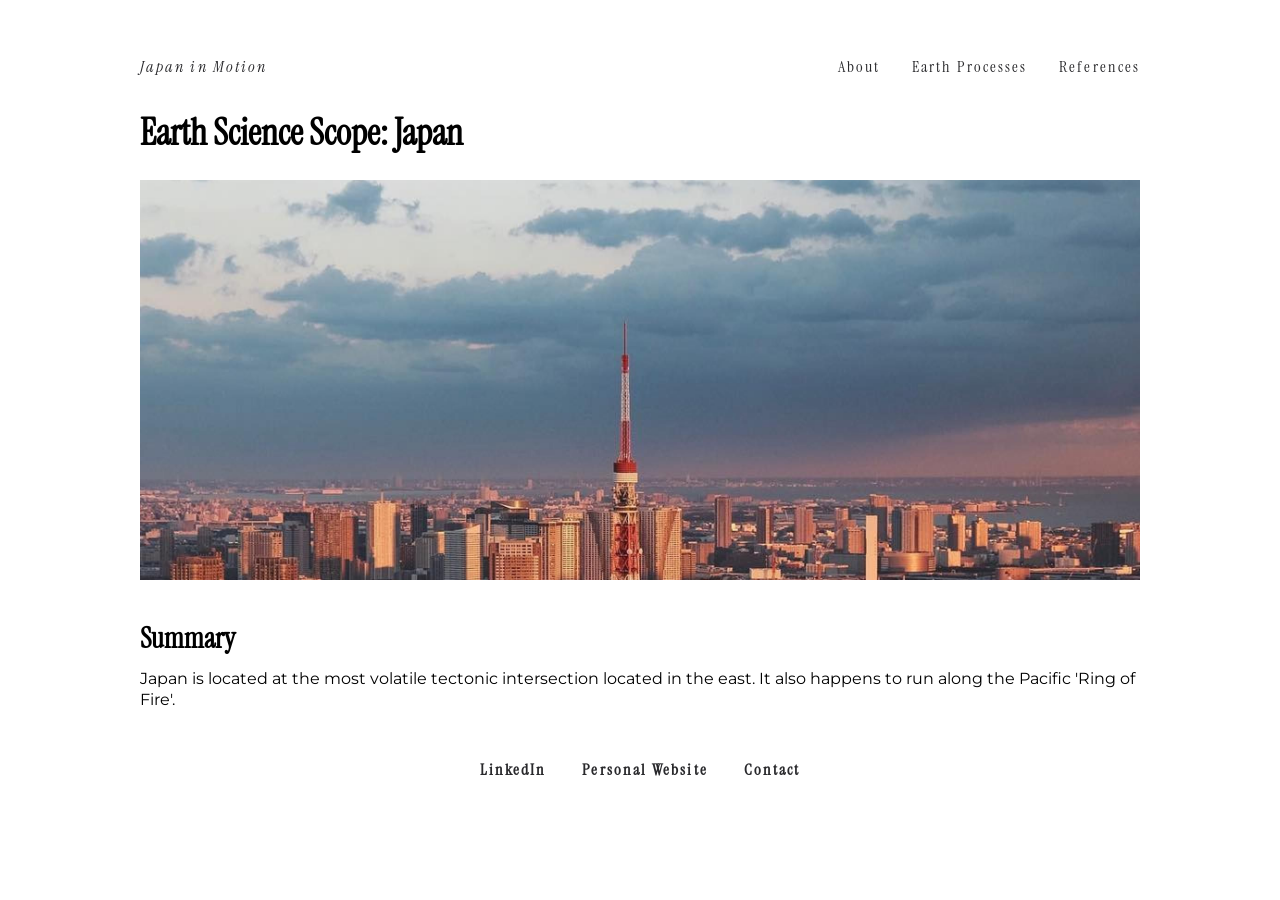
<file: index.html>
<!DOCTYPE html>
<html lang="en">
<head>
    <meta charset="UTF-8">
    <meta name="viewport" content="width=device-width, initial-scale=1.0">
    <title>Japan in Motion</title>
    <link rel="stylesheet" href="style.css">
</head>
<body>
<!--Header-->
    <header>
        <nav class="mainNav">
            <ul>
                <li><a href="index.html">Japan in Motion</a></li>
                <li><a href="about.html">About</a></li>
                <li><a href="earthProcesses.html">Earth Processes</a></li>
                <li><a href="references.html">References</a></li>
            </ul>
        </nav>
        <div class="flex-container">
            <div class="text-container">
                <h1>Earth Science Scope: Japan</h1>
            </div>
            <img src="Resources/pexels-chalytr-32276362.jpg" style="--center-pos: var(--one-quarter-pos);" alt="Drone Photo of the Tokyo Tower in Japan." class="cropped-header">
        </div>
    </header>
    <!--Section 1-->
    <section>
        <div class="flex-container">
            <div class="text-container">
                <h2>Summary</h2>
                <p>Japan is located at the most volatile tectonic intersection located in the east. It also happens to run along the Pacific 'Ring of Fire'.</p>
            </div>
        </div>
    </section>
<!--Footer-->
    <footer>
        <a href="https://www.linkedin.com/in/lillian-dickes-213690358/">LinkedIn</a>
        <a href="https://lilliandickes.neocities.org">Personal Website</a>
        <a href="mailto:lilliandickes@gmail.com">Contact</a>
    </footer>
</body>
</html>
</file>
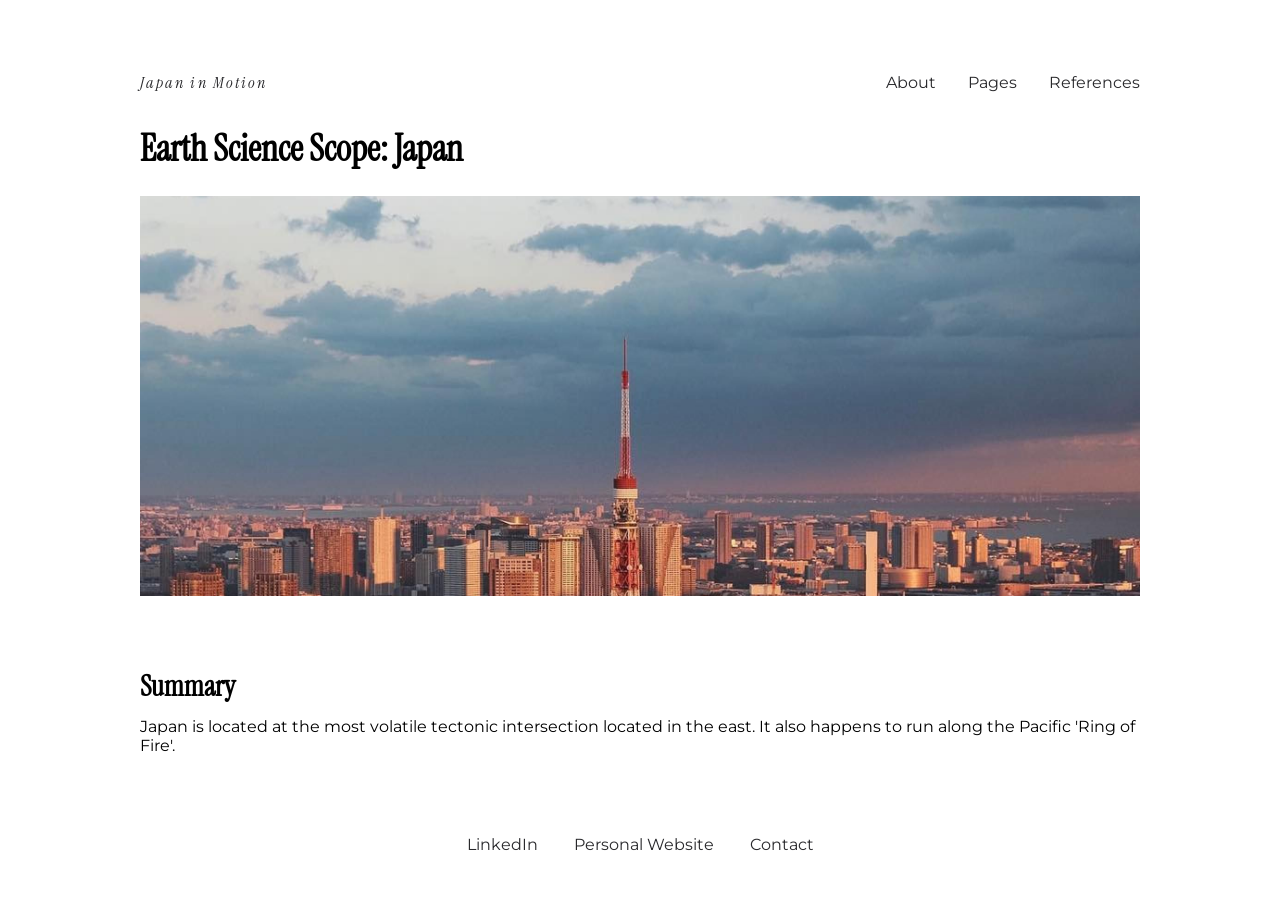
<file: JapanInMotion/index.html>
<!DOCTYPE html>
<html lang="en">
<head>
    <meta charset="UTF-8">
    <meta name="viewport" content="width=device-width, initial-scale=1.0">
    <title>Japan in Motion</title>
    <link rel="stylesheet" href="style.css">
</head>
<body>
    <!--Header-->
    <header>
        <nav>
            <ul>
                <li><a href="index.html">Japan in Motion</a></li>
                <li><a href="about.html">About</a></li>
                <li><a href="pages.html">Pages</a></li>
                <li><a href="references.html">References</a></li>
            </ul>
        </nav>
        <div class="flex-container">
            <div class="text-container">
                <h1>Earth Science Scope: Japan</h1>
            </div>
                <img src="Resources/pexels-chalytr-32276362.jpg" alt="Drone Photo of the Tokyo Tower in Japan." class="cropped-header">
            </div>
        </header>
    <!--Section 1-->
    <section>
        <div class="flex-container">
            <div class="text-container">
                <h2>Summary</h2>
                <p>Japan is located at the most volatile tectonic intersection located in the east. It also happens to run along the Pacific 'Ring of Fire'.</p>
            </div>
        </div>
    </section>
    <!--Footer-->
    <footer>
        <a href="https://www.linkedin.com/in/lillian-dickes-213690358/">LinkedIn</a>
        <a href="https://lilliandickes.neocities.org">Personal Website</a>
        <a href="mailto:lilliandickes@gmail.com">Contact</a>
    </footer>
</body>
</html>
</file>
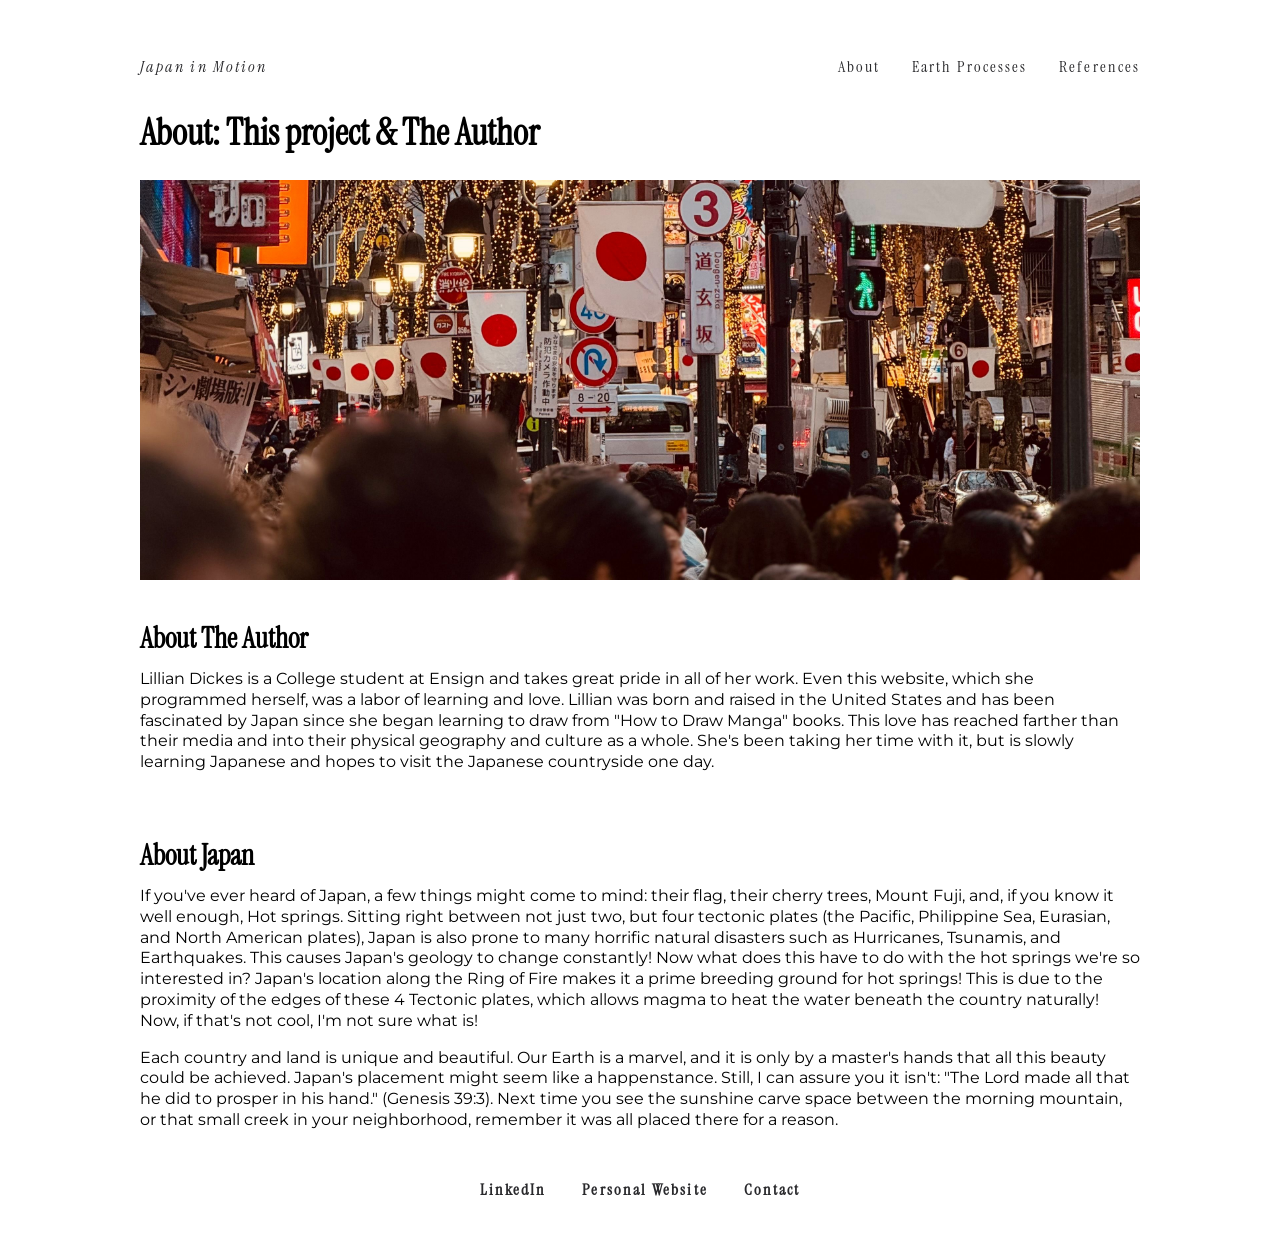
<file: about.html>
<!DOCTYPE html>
<html lang="en">
<head>
    <meta charset="UTF-8">
    <meta name="viewport" content="width=device-width, initial-scale=1.0">
    <title>About - Japan in Motion</title>
    <link rel="stylesheet" href="style.css">
</head>
<body>
<!--Header-->
    <header>
        <nav class="mainNav">
            <ul>
                <li><a href="index.html">Japan in Motion</a></li>
                <li><a href="about.html">About</a></li>
                <li><a href="earthProcesses.html">Earth Processes</a></li>
                <li><a href="references.html">References</a></li>
            </ul>
        </nav>
        <div class="flex-container">
            <div class="text-container">
                <h1>About: This project & The Author</h1>
            </div>
            <img src="Resources/japan-streetview.jpg" style="--center-pos: var(--bottom-pos);" alt="Streetview of Japan with a focus on the hanging flags." class="cropped-header">
        </div>
    </header>
    <!--Section 1: About The Author-->
    <section>
        <div class="flex-container">
            <div class="text-container">
                <h2>About The Author</h2>
                <p>Lillian Dickes is a College student at Ensign and takes great pride in all of her work. Even this website, which she programmed herself, was a labor of learning and love. Lillian was born and raised in the United States and has been fascinated by Japan since she began learning to draw from "How to Draw Manga" books. This love has reached farther than their media and into their physical geography and culture as a whole. She's been taking her time with it, but is slowly learning Japanese and hopes to visit the Japanese countryside one day.</p>
            </div>
        </div>
    </section>
    <!--Section 2: About Japan-->
    <section>
        <div class="flex-container">
            <div class="text-container">
                <h2>About Japan</h2>
                <p>If you've ever heard of Japan, a few things might come to mind: their flag, their cherry trees, Mount Fuji, and, if you know it well enough, Hot springs. Sitting right between not just two, but four tectonic plates (the Pacific, Philippine Sea, Eurasian, and North American plates), Japan is also prone to many horrific natural disasters such as Hurricanes, Tsunamis, and Earthquakes. This causes Japan's geology to change constantly! Now what does this have to do with the hot springs we're so interested in? Japan's location along the Ring of Fire makes it a prime breeding ground for hot springs! This is due to the proximity of the edges of these 4 Tectonic plates, which allows magma to heat the water beneath the country naturally! Now, if that's not cool, I'm not sure what is!</p>
                <p>Each country and land is unique and beautiful. Our Earth is a marvel, and it is only by a master's hands that all this beauty could be achieved. Japan's placement might seem like a happenstance. Still, I can assure you it isn't: "The Lord made all that he did to prosper in his hand." (Genesis 39:3). Next time you see the sunshine carve space between the morning mountain, or that small creek in your neighborhood, remember it was all placed there for a reason.</p>
            </div>
        </div>
    </section>
<!--Footer-->
    <footer>
        <a href="https://www.linkedin.com/in/lillian-dickes-213690358/">LinkedIn</a>
        <a href="https://lilliandickes.neocities.org">Personal Website</a>
        <a href="mailto:lilliandickes@gmail.com">Contact</a>
    </footer>
</body>
</html>
</file>
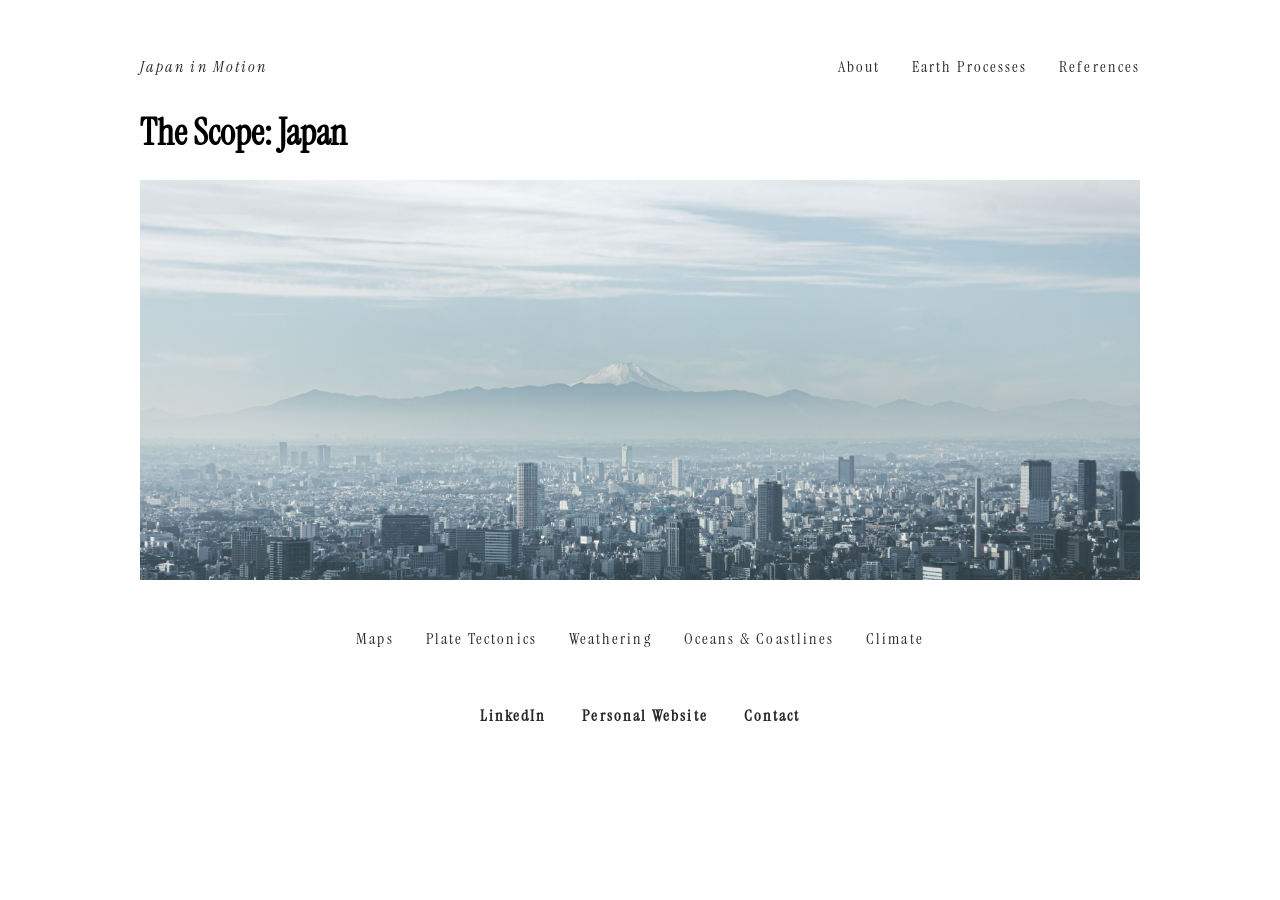
<file: earthProcesses.html>
<!DOCTYPE html>
<html lang="en">
<head>
    <meta charset="UTF-8">
    <meta name="viewport" content="width=device-width, initial-scale=1.0">
    <title>Earth Processes - Japan in Motion</title>
    <link rel="stylesheet" href="style.css">
</head>
<body>
<!--Header-->
    <header>
        <nav class="mainNav">
            <ul>
                <li><a href="index.html">Japan in Motion</a></li>
                <li><a href="about.html">About</a></li>
                <li><a href="earthProcesses.html">Earth Processes</a></li>
                <li><a href="references.html">References</a></li>
            </ul>
        </nav>
        <div class="flex-container">
            <div class="text-container">
                <h1>The Scope: Japan</h1>
            </div>
            <img src="Resources/TokyoCityscapeUnderCloudySkies-MountFuji.jpg" style="--center-pos: var(--center-pos);" alt="Drone Photo of the Tokyo cityscape with Mount Fuji behind." class="cropped-header">
        </div>
    </header>
    <!--Sub Header-->
    <header>
        <nav class="subNav">
            <ul>
                <li><a href="earthProcessesSubSites/maps.html">Maps</a></li>
                <li><a href="earthProcessesSubSites/plateTectonics.html">Plate Tectonics</a></li>
                <li><a href="earthProcessesSubSites/weathering.html">Weathering</a></li>
                <li><a href="earthProcessesSubSites/oceansCoastlines.html">Oceans & Coastlines</a></li>
                <li><a href="earthProcessesSubSites/climate.html">Climate</a></li>
            </ul>
        </nav>
    </header>
    <!--Grid-->
    <!--Maps, Location, and Cartographers-->
    <!--<section id="MapsLocationandCartographers">
        <div class="flex-container">
            <div class="text-container">
                <h2>Maps, Location, and Cartographers</h2>
            </div>
        </div>

            <div class="grid-container">
                <img style="grid-area img-1" src="">
            </>div>
            <a href="" class="nav">More...</a>
        </section>-->
    <!--Plate Tectonics, Earthquakes, and Volcanoes-->
    <!--<section id="PlateTectonicsEarthquakesandVolcanoes">
        <div class="flex-container">
            <div class="text-container">
                <h2>Plate Tectonics, Earthquakes, and Volcanoes</h2>
            </div>
        </div>
            <div class="grid-container">
                <img style="grid-area img-1" src="">
            </>div>
            <a href="" class="nav">More...</a>
        </section>-->
    <!--Weathering, Mass Wasting, and Erosion-->
    <!--<section id="WeatheringMassWastingandErosion">
        <div class="flex-container">
            <div class="text-container">
                <h2>Weathering, Mass Wasting, and Erosion</h2>
            </div>
        </div>
            <div class="grid-container">
                <img style="grid-area img-1" src="">
            </>div>
            <a href="" class="nav">More...</a>
        </section>-->
    <!--Fluvial Processes, Oceans, and Coastlines"-->
    <!--<section id="FluvialProcessesOceansandCoastlines">
        <div class="flex-container">
            <div class="text-container">
                <h2>Fluvial Processes, Oceans, and Coastlines</h2>
            </div>
        </div>
            <div class="grid-container">
                <img style="grid-area img-1" src="">
            </>div>
            <a href="" class="nav">More...</a>
        </section>-->
    <!--Climate Controls, Biomes, and Climate Change-->
    <!--<section id="ClimateControlsBiomesandClimateChange">
        <div class="flex-container">
            <div class="text-container">
                <h2>Climate Controls, Biomes, and Climate Change</h2>
            </div>
        </div>
            <div class="grid-container">
                <img style="grid-area img-1" src="">
            </>div>
            <a href="" class="nav">More...</a>
        </section>-->
<!--Footer-->
    <footer>
        <a href="https://www.linkedin.com/in/lillian-dickes-213690358/">LinkedIn</a>
        <a href="https://lilliandickes.neocities.org">Personal Website</a>
        <a href="mailto:lilliandickes@gmail.com">Contact</a>
    </footer>
</body>
</html>
</file>
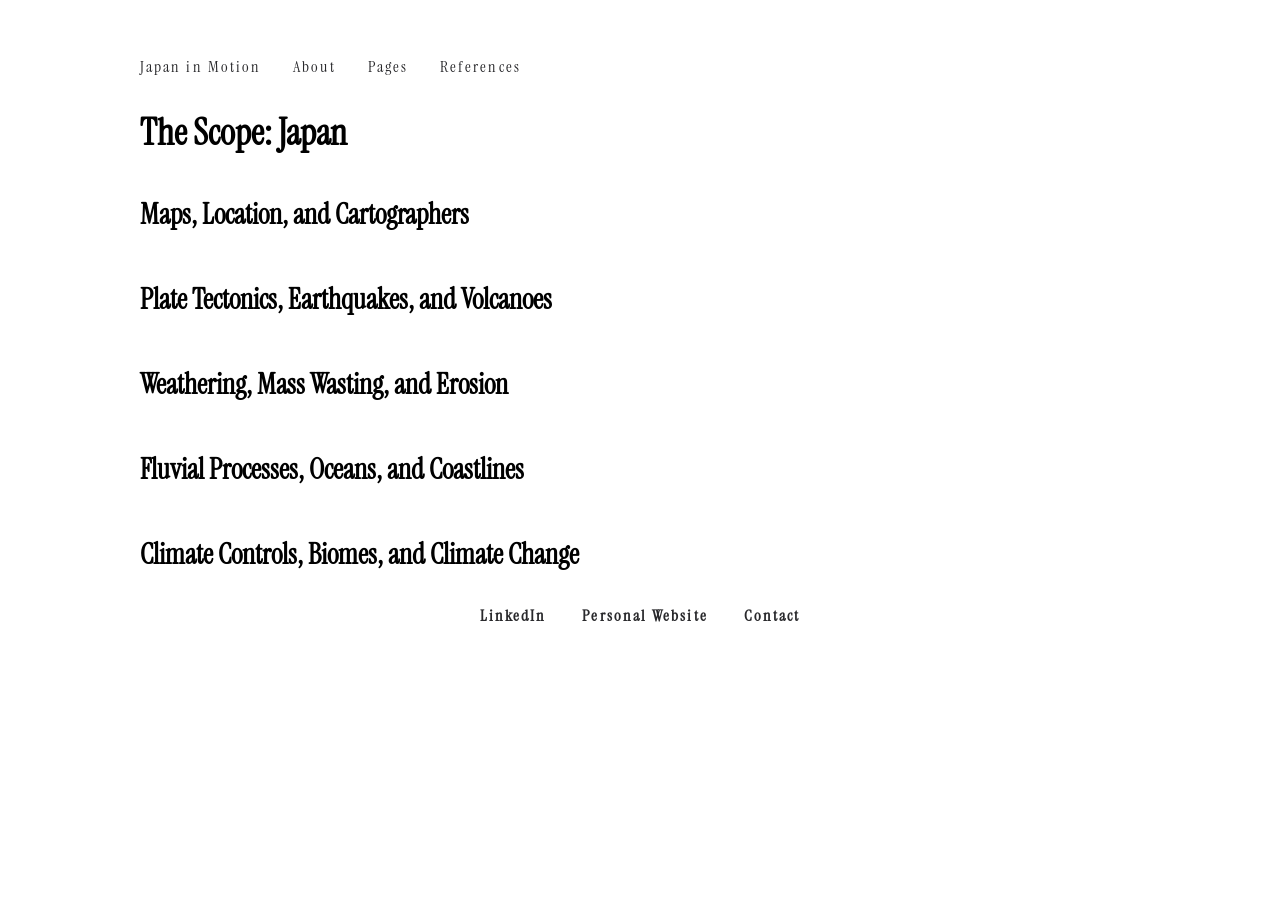
<file: pages.html>
<!DOCTYPE html>
<html lang="en">
<head>
    <meta charset="UTF-8">
    <meta name="viewport" content="width=device-width, initial-scale=1.0">
    <title>Pages - Japan in Motion</title>
    <link rel="stylesheet" href="style.css">
</head>
<body>
    <!--Header-->
    <header>
        <nav>
            <ul>
                <li><a href="index.html">Japan in Motion</a></li>
                <li><a href="about.html">About</a></li>
                <li><a href="pages.html">Pages</a></li>
                <li><a href="references.html">References</a></li>
            </ul>
        </nav>
        <div class="flex-container">
            <div class="text-container">
                <h1>The Scope: Japan</h1>
            </div>
        </div>
    </header>
    <!--Grid-->
    <!--Maps, Location, and Cartographers-->
    <section id="MapsLocationandCartographers">
        <div class="flex-container">
            <div class="text-container">
                <h2>Maps, Location, and Cartographers</h2>
            </div>
        </div>
            <!--<div class="grid-container">
                    <img style="grid-area img-1" src="">
                </>div>
                <a href="" class="nav">More...</a>-->
        </section>
    <!--Plate Tectonics, Earthquakes, and Volcanoes-->
    <section id="PlateTectonicsEarthquakesandVolcanoes">
        <div class="flex-container">
            <div class="text-container">
                <h2>Plate Tectonics, Earthquakes, and Volcanoes</h2>
            </div>
        </div>
            <!--<div class="grid-container">
                    <img style="grid-area img-1" src="">
                </>div>
                <a href="" class="nav">More...</a>-->
        </section>
    <!--Weathering, Mass Wasting, and Erosion-->
    <section id="WeatheringMassWastingandErosion">
        <div class="flex-container">
            <div class="text-container">
                <h2>Weathering, Mass Wasting, and Erosion</h2>
            </div>
        </div>
            <!--<div class="grid-container">
                    <img style="grid-area img-1" src="">
                </>div>
                <a href="" class="nav">More...</a>-->
        </section>
    <!--Fluvial Processes, Oceans, and Coastlines"-->
    <section id="FluvialProcessesOceansandCoastlines">
        <div class="flex-container">
            <div class="text-container">
                <h2>Fluvial Processes, Oceans, and Coastlines</h2>
            </div>
        </div>
            <!--<div class="grid-container">
                    <img style="grid-area img-1" src="">
                </>div>
                <a href="" class="nav">More...</a>-->
        </section>
    <!--Climate Controls, Biomes, and Climate Change-->
    <section id="ClimateControlsBiomesandClimateChange">
        <div class="flex-container">
            <div class="text-container">
                <h2>Climate Controls, Biomes, and Climate Change</h2>
            </div>
        </div>
            <!--<div class="grid-container">
                    <img style="grid-area img-1" src="">
                </>div>
                <a href="" class="nav">More...</a>-->
        </section>
    <!--Footer-->
    <footer>
        <a href="https://www.linkedin.com/in/lillian-dickes-213690358/">LinkedIn</a>
        <a href="https://lilliandickes.neocities.org">Personal Website</a>
        <a href="mailto:lilliandickes@gmail.com">Contact</a>
    </footer>
</body>
</file>
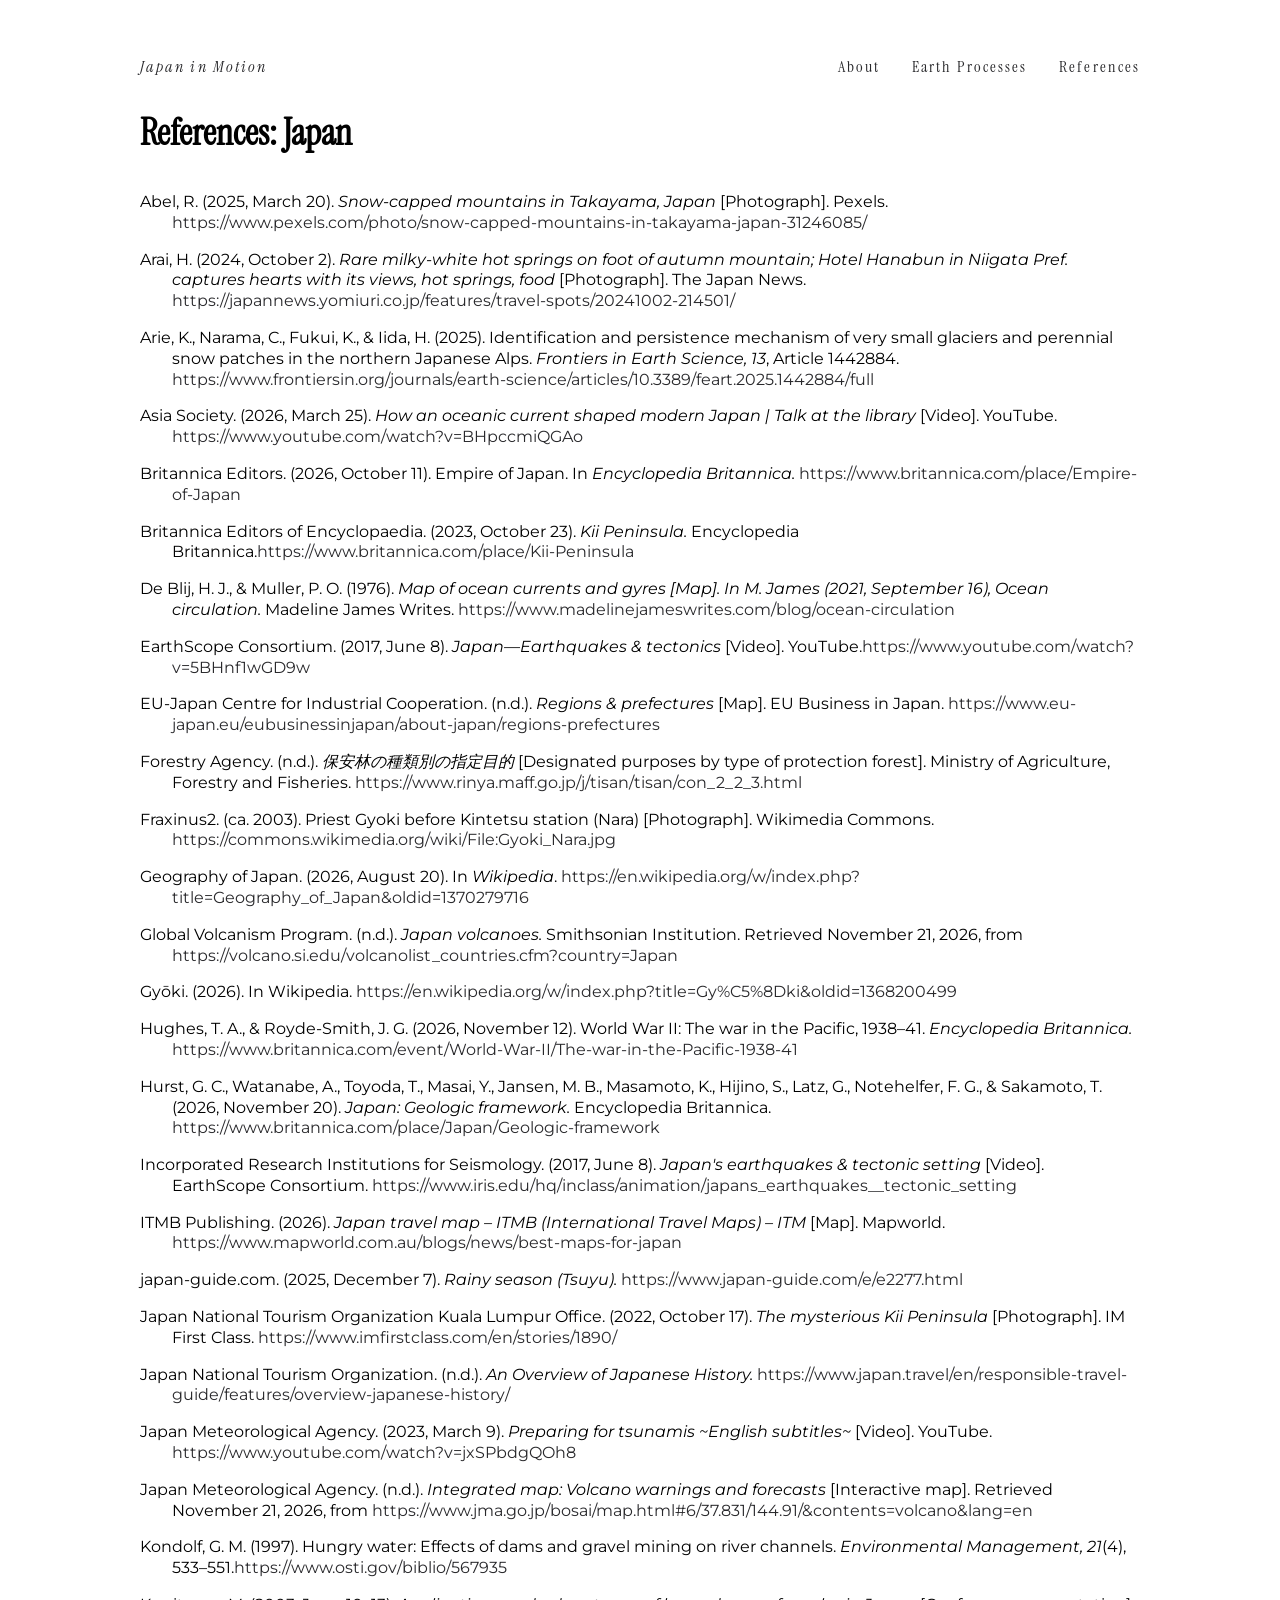
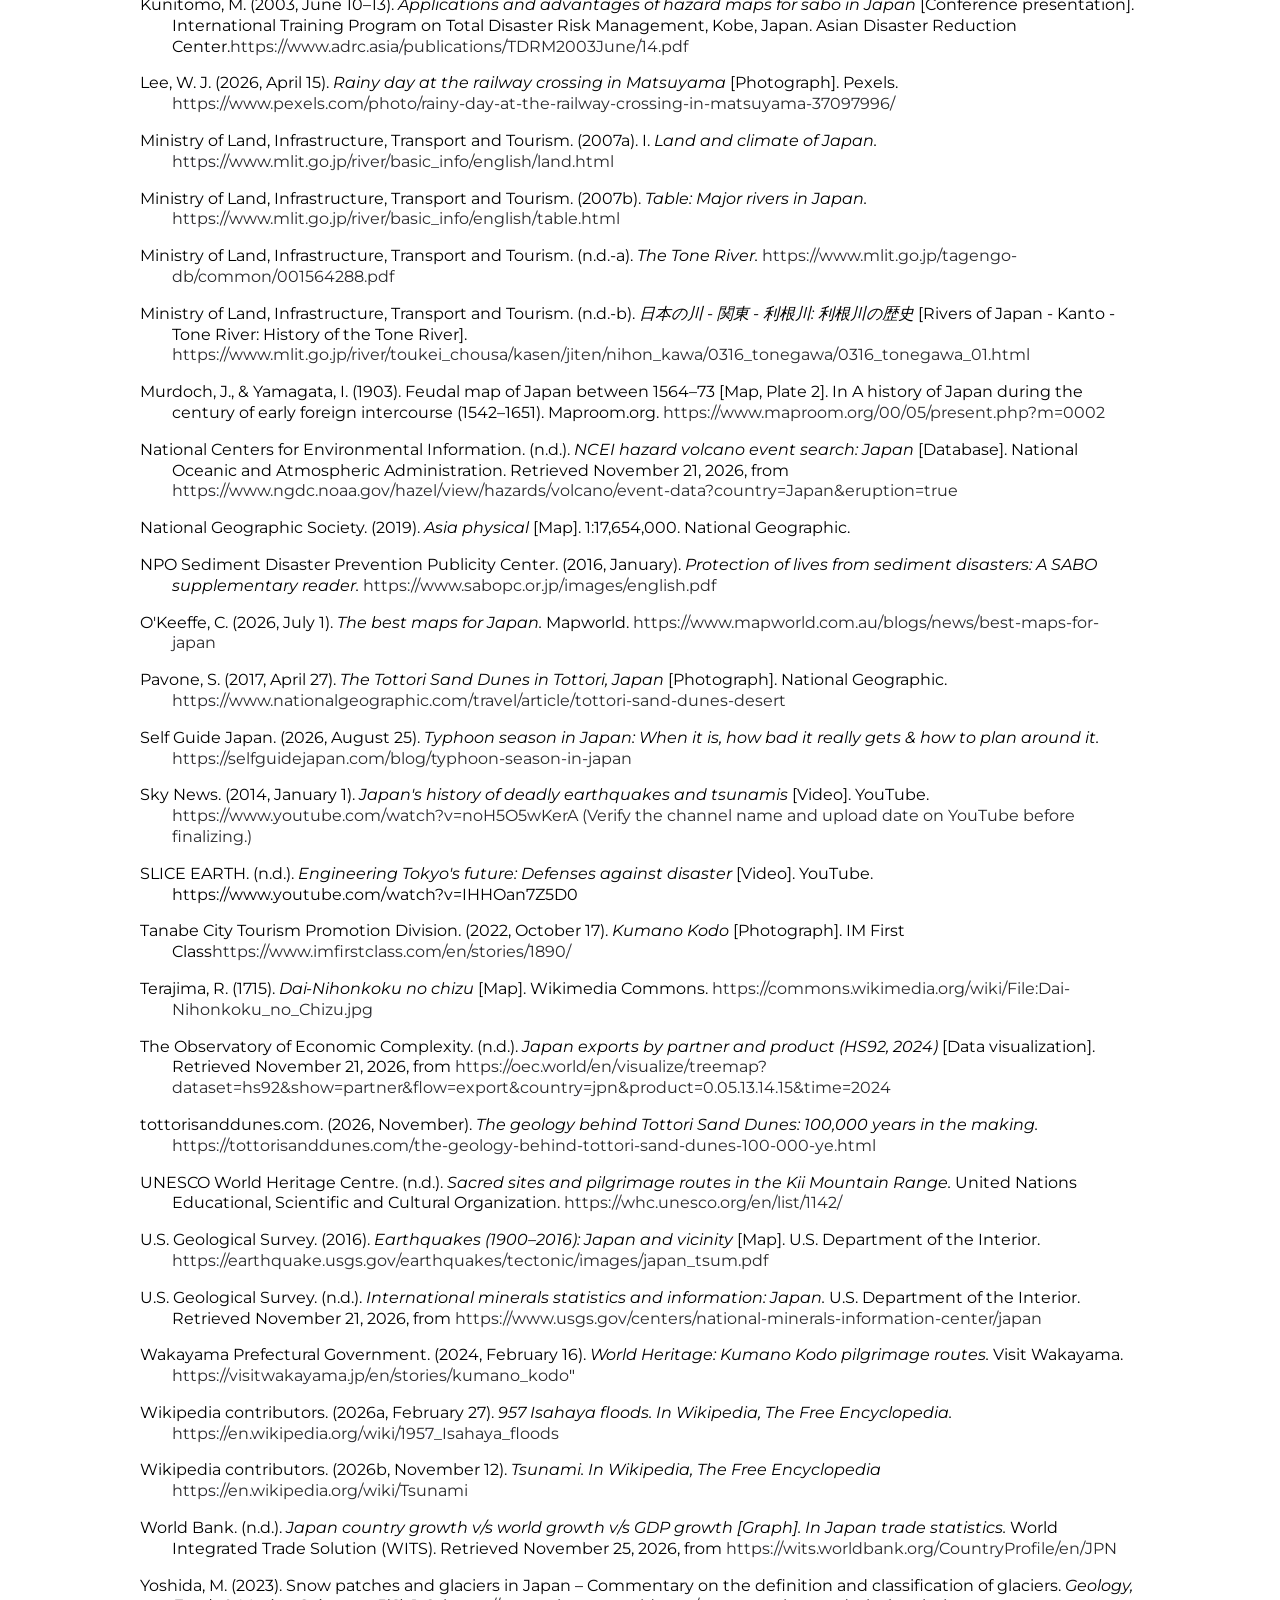
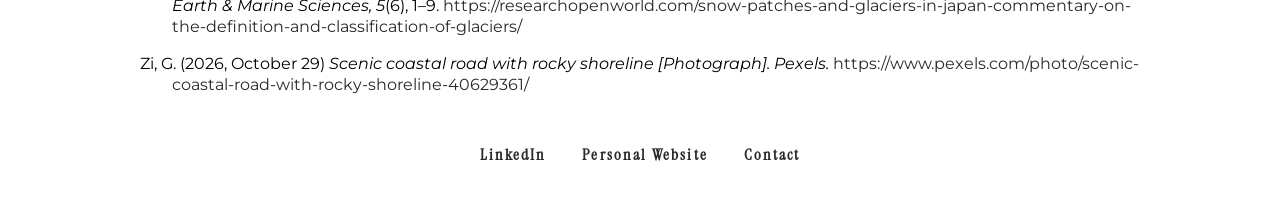
<file: references.html>
<!DOCTYPE html>
<html lang="en">
<head>
    <meta charset="UTF-8">
    <meta name="viewport" content="width=device-width, initial-scale=1.0">
    <title>Refrences - Japan in Motion</title>
    <link rel="stylesheet" href="style.css">
</head>
<body>
<!--Header-->
    <header>
        <nav class="mainNav">
            <ul>
                <li><a href="index.html">Japan in Motion</a></li>
                <li><a href="about.html">About</a></li>
                <li><a href="earthProcesses.html">Earth Processes</a></li>
                <li><a href="references.html">References</a></li>
            </ul>
        </nav>
        <div class="flex-container">
            <div class="text-container">
                <h1>References: Japan</h1>
            </div>
        </div>
    </header>
    <!--Sources-->
    <section class="no-margin">
        <div class="flex-container">
            <div class="text-container"> <!--<p class="hanging"><i></i> <a href=""></a></p>-->
                <p class="hanging">Abel, R. (2025, March 20). <i>Snow-capped mountains in Takayama, Japan</i> [Photograph]. Pexels. <a href="https://www.pexels.com/photo/snow-capped-mountains-in-takayama-japan-31246085/">https://www.pexels.com/photo/snow-capped-mountains-in-takayama-japan-31246085/</a></p>
                <p class="hanging">Arai, H. (2024, October 2). <i>Rare milky-white hot springs on foot of autumn mountain; Hotel Hanabun in Niigata Pref. captures hearts with its views, hot springs, food</i> [Photograph]. The Japan News. <a href="https://japannews.yomiuri.co.jp/features/travel-spots/20241002-214501/">https://japannews.yomiuri.co.jp/features/travel-spots/20241002-214501/</a></p>
                <p class="hanging">Arie, K., Narama, C., Fukui, K., & Iida, H. (2025). Identification and persistence mechanism of very small glaciers and perennial snow patches in the northern Japanese Alps. <i>Frontiers in Earth Science, 13</i>, Article 1442884. <a href="https://www.frontiersin.org/journals/earth-science/articles/10.3389/feart.2025.1442884/full">https://www.frontiersin.org/journals/earth-science/articles/10.3389/feart.2025.1442884/full</a></p>
                <p class="hanging">Asia Society. (2026, March 25). <i>How an oceanic current shaped modern Japan | Talk at the library</i> [Video]. YouTube. <a href="https://www.youtube.com/watch?v=BHpccmiQGAo">https://www.youtube.com/watch?v=BHpccmiQGAo</a></p>
                <p class="hanging">Britannica Editors. (2026, October 11). Empire of Japan. In <i>Encyclopedia Britannica.</i> <a href="https://www.britannica.com/place/Empire-of-Japan">https://www.britannica.com/place/Empire-of-Japan</a></p>
                <p class="hanging">Britannica Editors of Encyclopaedia. (2023, October 23). <i>Kii Peninsula.</i> Encyclopedia Britannica.<a href="https://www.britannica.com/place/Kii-Peninsula">https://www.britannica.com/place/Kii-Peninsula</a></p>
                <p class="hanging">De Blij, H. J., & Muller, P. O. (1976). <i>Map of ocean currents and gyres [Map]. In M. James (2021, September 16), Ocean circulation.</i> Madeline James Writes. <a href="https://www.madelinejameswrites.com/blog/ocean-circulation">https://www.madelinejameswrites.com/blog/ocean-circulation</a></p>
                <p class="hanging">EarthScope Consortium. (2017, June 8). <i>Japan—Earthquakes & tectonics</i> [Video]. YouTube.<a href="https://www.youtube.com/watch?v=5BHnf1wGD9w">https://www.youtube.com/watch?v=5BHnf1wGD9w</a></p>
                <p class="hanging">EU-Japan Centre for Industrial Cooperation. (n.d.). <i>Regions & prefectures </i> [Map]. EU Business in Japan. <a href="https://www.eu-japan.eu/eubusinessinjapan/about-japan/regions-prefectures">https://www.eu-japan.eu/eubusinessinjapan/about-japan/regions-prefectures</a></p>
                <p class="hanging">Forestry Agency. (n.d.). <i>保安林の種類別の指定目的</i> [Designated purposes by type of protection forest]. Ministry of Agriculture, Forestry and Fisheries. <a href="https://www.rinya.maff.go.jp/j/tisan/tisan/con_2_2_3.html">https://www.rinya.maff.go.jp/j/tisan/tisan/con_2_2_3.html</a></p>
                <p class="hanging">Fraxinus2. (ca. 2003). Priest Gyoki before Kintetsu station (Nara) [Photograph]. Wikimedia Commons. <a href="https://commons.wikimedia.org/wiki/File:Gyoki_Nara.jpg">https://commons.wikimedia.org/wiki/File:Gyoki_Nara.jpg</a></p>
                <p class="hanging">Geography of Japan. (2026, August 20). In <i>Wikipedia</i>. <a href="https://en.wikipedia.org/w/index.php?title=Geography_of_Japan&oldid=1370279716">https://en.wikipedia.org/w/index.php?title=Geography_of_Japan&oldid=1370279716</a></p>
                <p class="hanging">Global Volcanism Program. (n.d.). <i>Japan volcanoes.</i> Smithsonian Institution. Retrieved November 21, 2026, from <a href="https://volcano.si.edu/volcanolist_countries.cfm?country=Japan">https://volcano.si.edu/volcanolist_countries.cfm?country=Japan</a></p>
                <p class="hanging">Gyōki. (2026). In Wikipedia. <a href="https://en.wikipedia.org/w/index.php?title=Gy%C5%8Dki&oldid=1368200499">https://en.wikipedia.org/w/index.php?title=Gy%C5%8Dki&oldid=1368200499</a></p>
                <p class="hanging">Hughes, T. A., & Royde-Smith, J. G. (2026, November 12). World War II: The war in the Pacific, 1938–41. <i>Encyclopedia Britannica.</i> <a href="https://www.britannica.com/event/World-War-II/The-war-in-the-Pacific-1938-41">https://www.britannica.com/event/World-War-II/The-war-in-the-Pacific-1938-41</a></p>
                <p class="hanging">Hurst, G. C., Watanabe, A., Toyoda, T., Masai, Y., Jansen, M. B., Masamoto, K., Hijino, S., Latz, G., Notehelfer, F. G., & Sakamoto, T. (2026, November 20). <i>Japan: Geologic framework.</i> Encyclopedia Britannica. <a href="https://www.britannica.com/place/Japan/Geologic-framework">https://www.britannica.com/place/Japan/Geologic-framework</a></p>
                <p class="hanging">Incorporated Research Institutions for Seismology. (2017, June 8). <i>Japan's earthquakes & tectonic setting</i> [Video]. EarthScope Consortium. <a href="https://www.iris.edu/hq/inclass/animation/japans_earthquakes__tectonic_setting">https://www.iris.edu/hq/inclass/animation/japans_earthquakes__tectonic_setting</a></p>
                <p class="hanging">ITMB Publishing. (2026). <i>Japan travel map – ITMB (International Travel Maps) – ITM</i> [Map]. Mapworld. <a href="https://www.mapworld.com.au/blogs/news/best-maps-for-japan">https://www.mapworld.com.au/blogs/news/best-maps-for-japan</a></p>
                <p class="hanging">japan-guide.com. (2025, December 7). <i>Rainy season (Tsuyu).</i> <a href="https://www.japan-guide.com/e/e2277.html">https://www.japan-guide.com/e/e2277.html</a></p>
                <p class="hanging">Japan National Tourism Organization Kuala Lumpur Office. (2022, October 17). <i>The mysterious Kii Peninsula</i> [Photograph]. IM First Class. <a href="https://www.imfirstclass.com/en/stories/1890/">https://www.imfirstclass.com/en/stories/1890/</a></p>
                <p class="hanging">Japan National Tourism Organization. (n.d.). <i>An Overview of Japanese History.</i> <a href="https://www.japan.travel/en/responsible-travel-guide/features/overview-japanese-history/">https://www.japan.travel/en/responsible-travel-guide/features/overview-japanese-history/</a></p>
                <p class="hanging">Japan Meteorological Agency. (2023, March 9). <i>Preparing for tsunamis ~English subtitles~</i> [Video]. YouTube. <a href="https://www.youtube.com/watch?v=jxSPbdgQOh8">https://www.youtube.com/watch?v=jxSPbdgQOh8</a></p>
                <p class="hanging">Japan Meteorological Agency. (n.d.). <i>Integrated map: Volcano warnings and forecasts</i> [Interactive map]. Retrieved November 21, 2026, from <a href="https://www.jma.go.jp/bosai/map.html#6/37.831/144.91/&contents=volcano&lang=en">https://www.jma.go.jp/bosai/map.html#6/37.831/144.91/&contents=volcano&lang=en</a></p>
                <p class="hanging">Kondolf, G. M. (1997). Hungry water: Effects of dams and gravel mining on river channels. <i>Environmental Management, 21</i>(4), 533–551.<a href="https://www.osti.gov/biblio/567935">https://www.osti.gov/biblio/567935</a></p>
                <p class="hanging">Kunitomo, M. (2003, June 10–13). <i>Applications and advantages of hazard maps for sabo in Japan</i> [Conference presentation]. International Training Program on Total Disaster Risk Management, Kobe, Japan. Asian Disaster Reduction Center.<a href="https://www.adrc.asia/publications/TDRM2003June/14.pdf">https://www.adrc.asia/publications/TDRM2003June/14.pdf</a></p>
                <p class="hanging">Lee, W. J. (2026, April 15). <i>Rainy day at the railway crossing in Matsuyama</i> [Photograph]. Pexels. <a href="https://www.pexels.com/photo/rainy-day-at-the-railway-crossing-in-matsuyama-37097996/">https://www.pexels.com/photo/rainy-day-at-the-railway-crossing-in-matsuyama-37097996/</a></p>
                <p class="hanging">Ministry of Land, Infrastructure, Transport and Tourism. (2007a). I. <i>Land and climate of Japan.</i> <a href="https://www.mlit.go.jp/river/basic_info/english/land.html">https://www.mlit.go.jp/river/basic_info/english/land.html</a></p>
                <p class="hanging">Ministry of Land, Infrastructure, Transport and Tourism. (2007b). <i>Table: Major rivers in Japan.</i> <a href="https://www.mlit.go.jp/river/basic_info/english/table.html">https://www.mlit.go.jp/river/basic_info/english/table.html</a></p>
                <p class="hanging">Ministry of Land, Infrastructure, Transport and Tourism. (n.d.-a). <i>The Tone River.</i> <a href="https://www.mlit.go.jp/tagengo-db/common/001564288.pdf">https://www.mlit.go.jp/tagengo-db/common/001564288.pdf</a></p>
                <p class="hanging">Ministry of Land, Infrastructure, Transport and Tourism. (n.d.-b). <i>日本の川 - 関東 - 利根川: 利根川の歴史 </i> [Rivers of Japan - Kanto - Tone River: History of the Tone River]. <a href="https://www.mlit.go.jp/river/toukei_chousa/kasen/jiten/nihon_kawa/0316_tonegawa/0316_tonegawa_01.html">https://www.mlit.go.jp/river/toukei_chousa/kasen/jiten/nihon_kawa/0316_tonegawa/0316_tonegawa_01.html</a></p>
                <p class="hanging">Murdoch, J., & Yamagata, I. (1903). Feudal map of Japan between 1564–73 [Map, Plate 2]. In A history of Japan during the century of early foreign intercourse (1542–1651). Maproom.org. <a href="https://www.maproom.org/00/05/present.php?m=0002">https://www.maproom.org/00/05/present.php?m=0002</a></p>
                <p class="hanging">National Centers for Environmental Information. (n.d.). <i>NCEI hazard volcano event search: Japan</i> [Database]. National Oceanic and Atmospheric Administration. Retrieved November 21, 2026, from <a href="https://www.ngdc.noaa.gov/hazel/view/hazards/volcano/event-data?country=Japan&eruption=true">https://www.ngdc.noaa.gov/hazel/view/hazards/volcano/event-data?country=Japan&eruption=true</a></p>
                <p class="hanging">National Geographic Society. (2019). <i>Asia physical </i>[Map]. 1:17,654,000. National Geographic.</p>
                <p class="hanging">NPO Sediment Disaster Prevention Publicity Center. (2016, January). <i>Protection of lives from sediment disasters: A SABO supplementary reader.</i> <a href="https://www.sabopc.or.jp/images/english.pdf">https://www.sabopc.or.jp/images/english.pdf</a></p>
                <p class="hanging">O'Keeffe, C. (2026, July 1). <i>The best maps for Japan.</i> Mapworld. <a href="https://www.mapworld.com.au/blogs/news/best-maps-for-japan">https://www.mapworld.com.au/blogs/news/best-maps-for-japan</a></p>
                <p class="hanging">Pavone, S. (2017, April 27). <i>The Tottori Sand Dunes in Tottori, Japan</i> [Photograph]. National Geographic. <a href="https://www.nationalgeographic.com/travel/article/tottori-sand-dunes-desert">https://www.nationalgeographic.com/travel/article/tottori-sand-dunes-desert</a></p>
                <p class="hanging">Self Guide Japan. (2026, August 25). <i>Typhoon season in Japan: When it is, how bad it really gets & how to plan around it.</i> <a href="https://selfguidejapan.com/blog/typhoon-season-in-japan">https://selfguidejapan.com/blog/typhoon-season-in-japan</a></p>
                <p class="hanging">Sky News. (2014, January 1). <i>Japan's history of deadly earthquakes and tsunamis</i> [Video]. YouTube. <a href="https://www.youtube.com/watch?v=noH5O5wKerA (Verify the channel name and upload date on YouTube before finalizing.)">https://www.youtube.com/watch?v=noH5O5wKerA (Verify the channel name and upload date on YouTube before finalizing.)</a></p>
                <p class="hanging">SLICE EARTH. (n.d.). <i>Engineering Tokyo's future: Defenses against disaster</i> [Video]. YouTube. <a href="https://www.youtube.com/watch?v=IHHOan7Z5D0"></a>https://www.youtube.com/watch?v=IHHOan7Z5D0</p>
                <p class="hanging">Tanabe City Tourism Promotion Division. (2022, October 17). <i>Kumano Kodo</i> [Photograph]. IM First Class<a href="https://www.imfirstclass.com/en/stories/1890/">https://www.imfirstclass.com/en/stories/1890/</a></p>
                <p class="hanging">Terajima, R. (1715). <i>Dai-Nihonkoku no chizu</i> [Map]. Wikimedia Commons. <a href="https://commons.wikimedia.org/wiki/File:Dai-Nihonkoku_no_Chizu.jpg">https://commons.wikimedia.org/wiki/File:Dai-Nihonkoku_no_Chizu.jpg</a></p>
                <p class="hanging">The Observatory of Economic Complexity. (n.d.). <i>Japan exports by partner and product (HS92, 2024)</i> [Data visualization]. Retrieved November 21, 2026, from <a href="https://oec.world/en/visualize/treemap?dataset=hs92&show=partner&flow=export&country=jpn&product=0.05.13.14.15&time=2024">https://oec.world/en/visualize/treemap?dataset=hs92&show=partner&flow=export&country=jpn&product=0.05.13.14.15&time=2024</a></p>
                <p class="hanging">tottorisanddunes.com. (2026, November). <i>The geology behind Tottori Sand Dunes: 100,000 years in the making.</i> <a href="https://tottorisanddunes.com/the-geology-behind-tottori-sand-dunes-100-000-ye.html">https://tottorisanddunes.com/the-geology-behind-tottori-sand-dunes-100-000-ye.html</a></p>
                <p class="hanging">UNESCO World Heritage Centre. (n.d.). <i>Sacred sites and pilgrimage routes in the Kii Mountain Range.</i> United Nations Educational, Scientific and Cultural Organization. <a href="https://whc.unesco.org/en/list/1142/">https://whc.unesco.org/en/list/1142/</a></p>
                <p class="hanging">U.S. Geological Survey. (2016). <i>Earthquakes (1900–2016): Japan and vicinity</i> [Map]. U.S. Department of the Interior. <a href="https://earthquake.usgs.gov/earthquakes/tectonic/images/japan_tsum.pdf">https://earthquake.usgs.gov/earthquakes/tectonic/images/japan_tsum.pdf</a></p>
                <p class="hanging">U.S. Geological Survey. (n.d.). <i>International minerals statistics and information: Japan.</i> U.S. Department of the Interior. Retrieved November 21, 2026, from <a href="https://www.usgs.gov/centers/national-minerals-information-center/japan">https://www.usgs.gov/centers/national-minerals-information-center/japan</a></p>
                <p class="hanging">Wakayama Prefectural Government. (2024, February 16). <i>World Heritage: Kumano Kodo pilgrimage routes.</i> Visit Wakayama. <a href="https://visitwakayama.jp/en/stories/kumano_kodo">https://visitwakayama.jp/en/stories/kumano_kodo</a>"</p>
                <p class="hanging">Wikipedia contributors. (2026a, February 27). <i>957 Isahaya floods. In Wikipedia, The Free Encyclopedia.</i> <a href=" https://en.wikipedia.org/wiki/1957_Isahaya_floods"> https://en.wikipedia.org/wiki/1957_Isahaya_floods</a></p>
                <p class="hanging">Wikipedia contributors. (2026b, November 12). <i>Tsunami. In Wikipedia, The Free Encyclopedia</i> <a href="https://en.wikipedia.org/wiki/Tsunami">https://en.wikipedia.org/wiki/Tsunami</a></p>
                <p class="hanging">World Bank. (n.d.). <i>Japan country growth v/s world growth v/s GDP growth [Graph]. In Japan trade statistics.</i> World Integrated Trade Solution (WITS). Retrieved November 25, 2026, from <a href="https://wits.worldbank.org/CountryProfile/en/JPN">https://wits.worldbank.org/CountryProfile/en/JPN</a></p>
                <p class="hanging">Yoshida, M. (2023). Snow patches and glaciers in Japan – Commentary on the definition and classification of glaciers. <i>Geology, Earth & Marine Sciences, 5</i>(6), 1–9. <a href="https://researchopenworld.com/snow-patches-and-glaciers-in-japan-commentary-on-the-definition-and-classification-of-glaciers/">https://researchopenworld.com/snow-patches-and-glaciers-in-japan-commentary-on-the-definition-and-classification-of-glaciers/</a></p>
                <p class="hanging">Zi, G. (2026, October 29) <i>Scenic coastal road with rocky shoreline [Photograph]. Pexels.</i> <a href="https://www.pexels.com/photo/scenic-coastal-road-with-rocky-shoreline-40629361/">https://www.pexels.com/photo/scenic-coastal-road-with-rocky-shoreline-40629361/</a></p>

            </div>
        </div>
    </section>
<!--Footer-->
    <footer>
        <a href="https://www.linkedin.com/in/lillian-dickes-213690358/">LinkedIn</a>
        <a href="https://lilliandickes.neocities.org">Personal Website</a>
        <a href="mailto:lilliandickes@gmail.com">Contact</a>
    </footer>
</body>
</html>
</file>
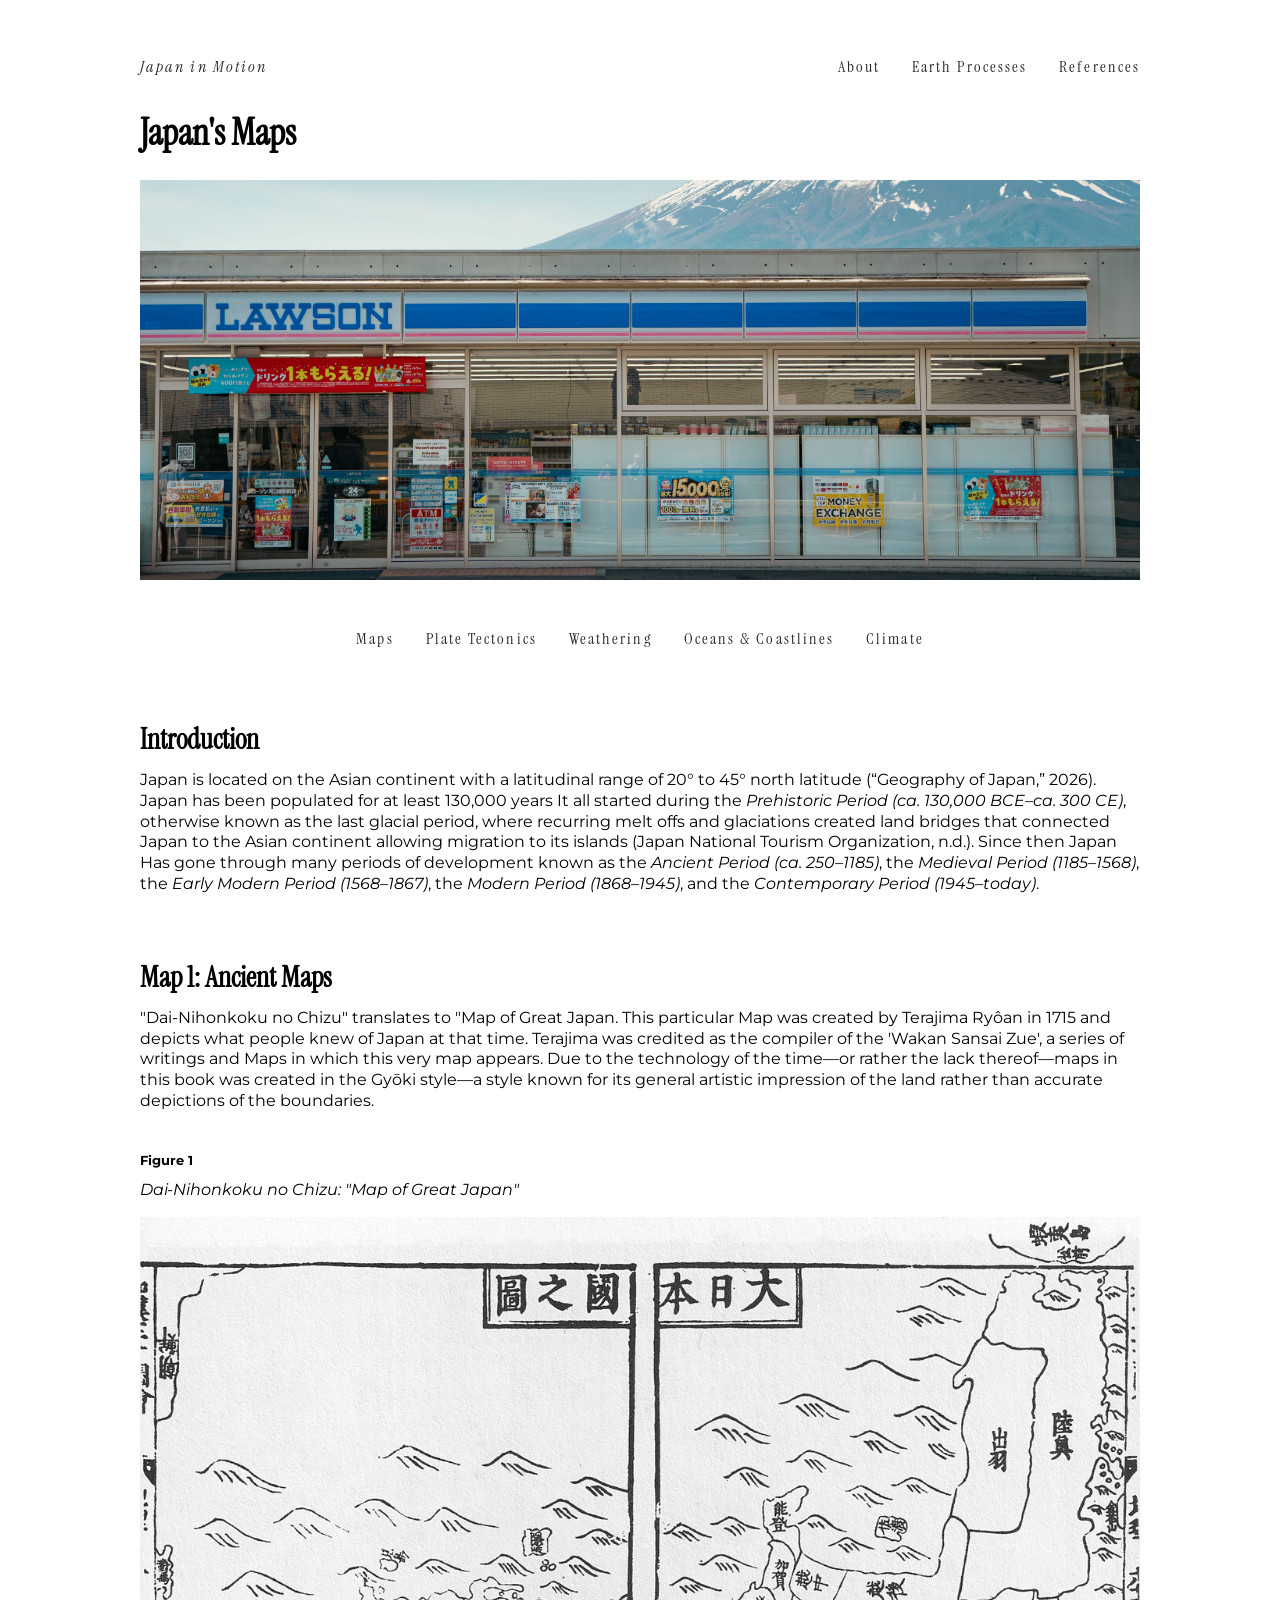
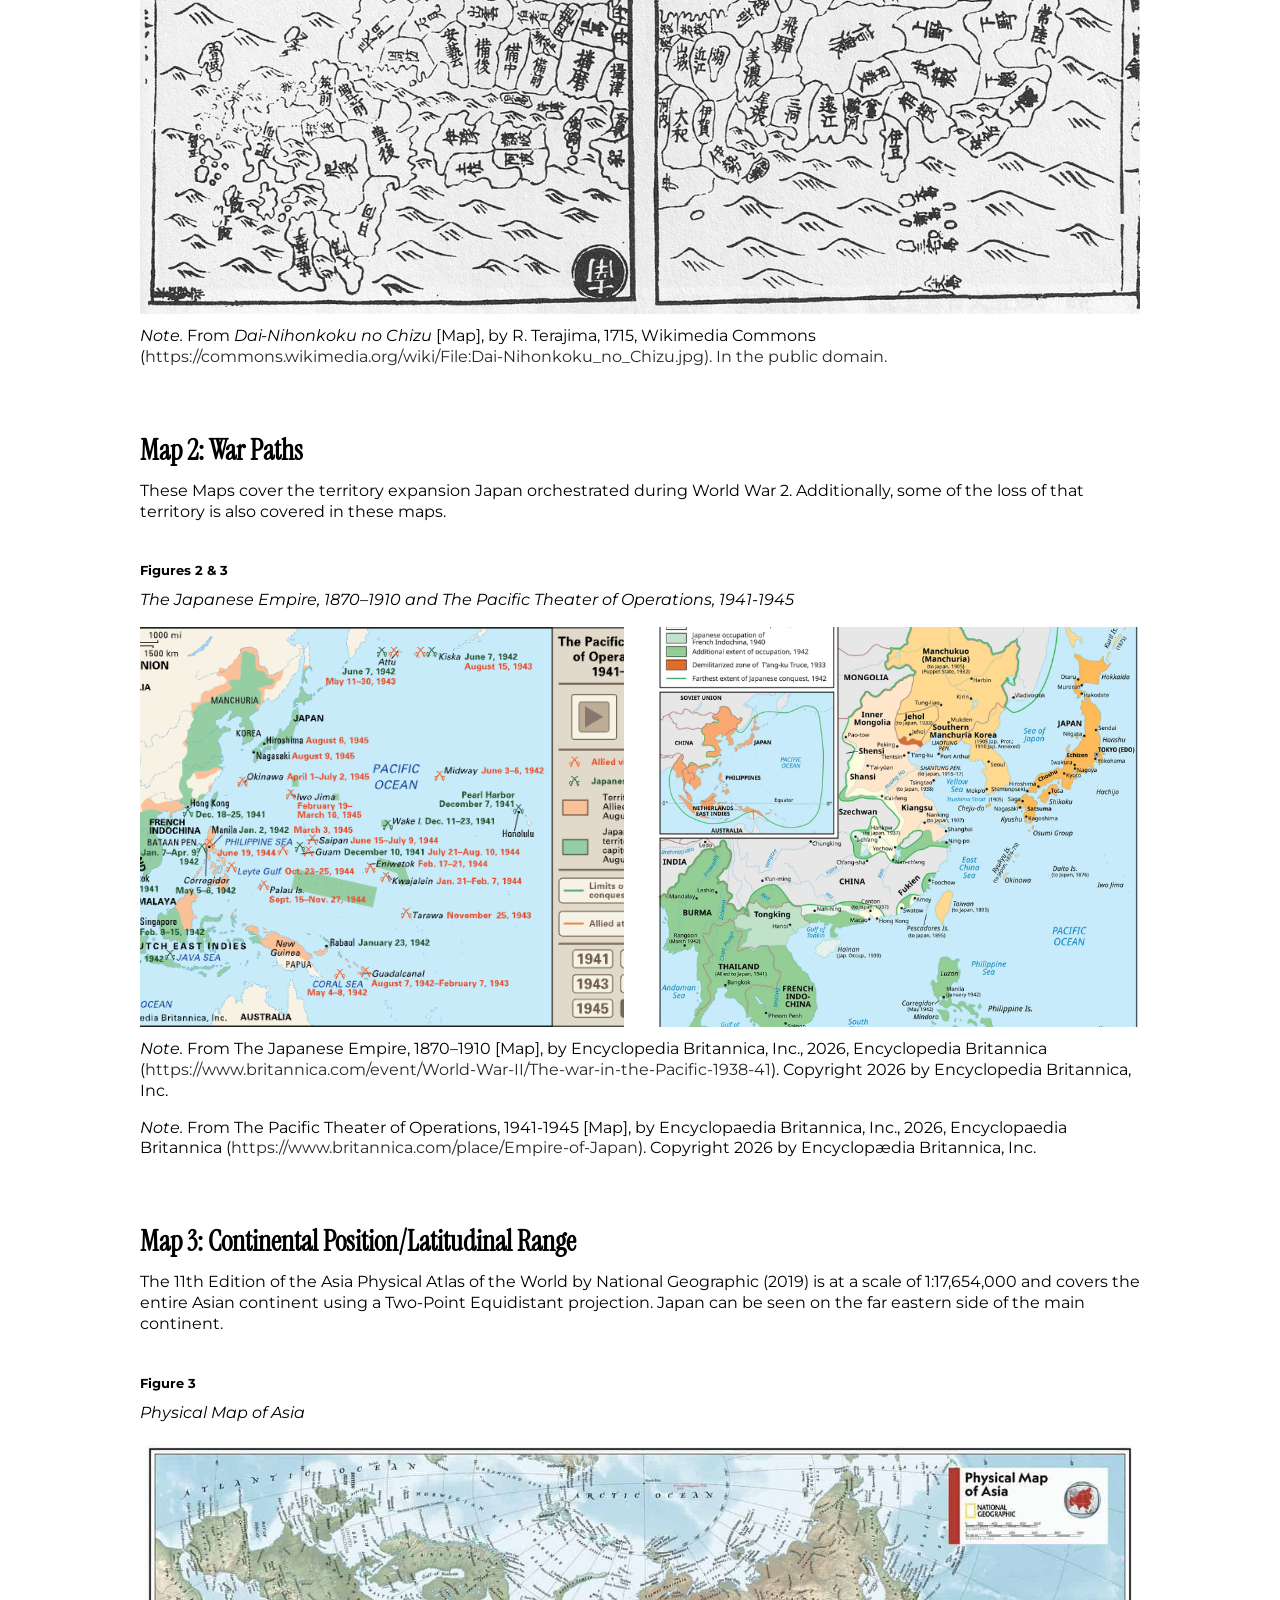
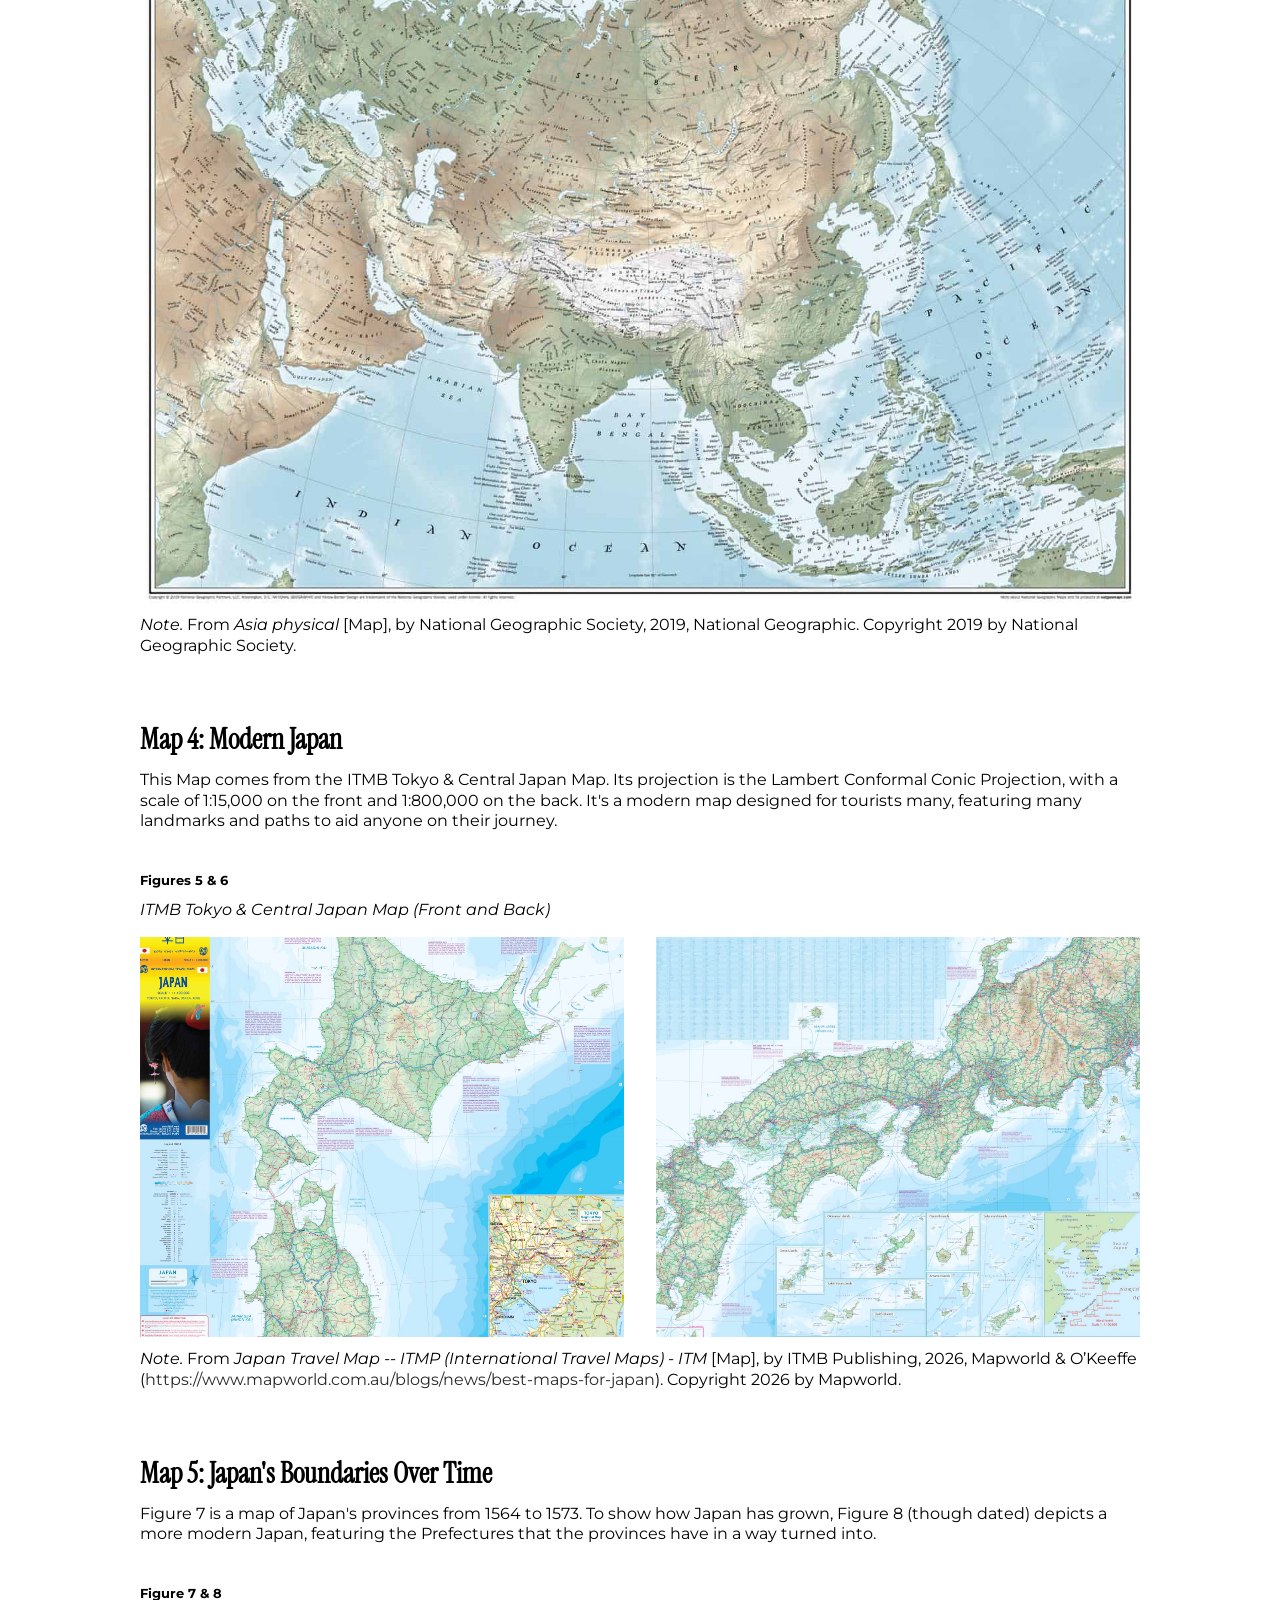
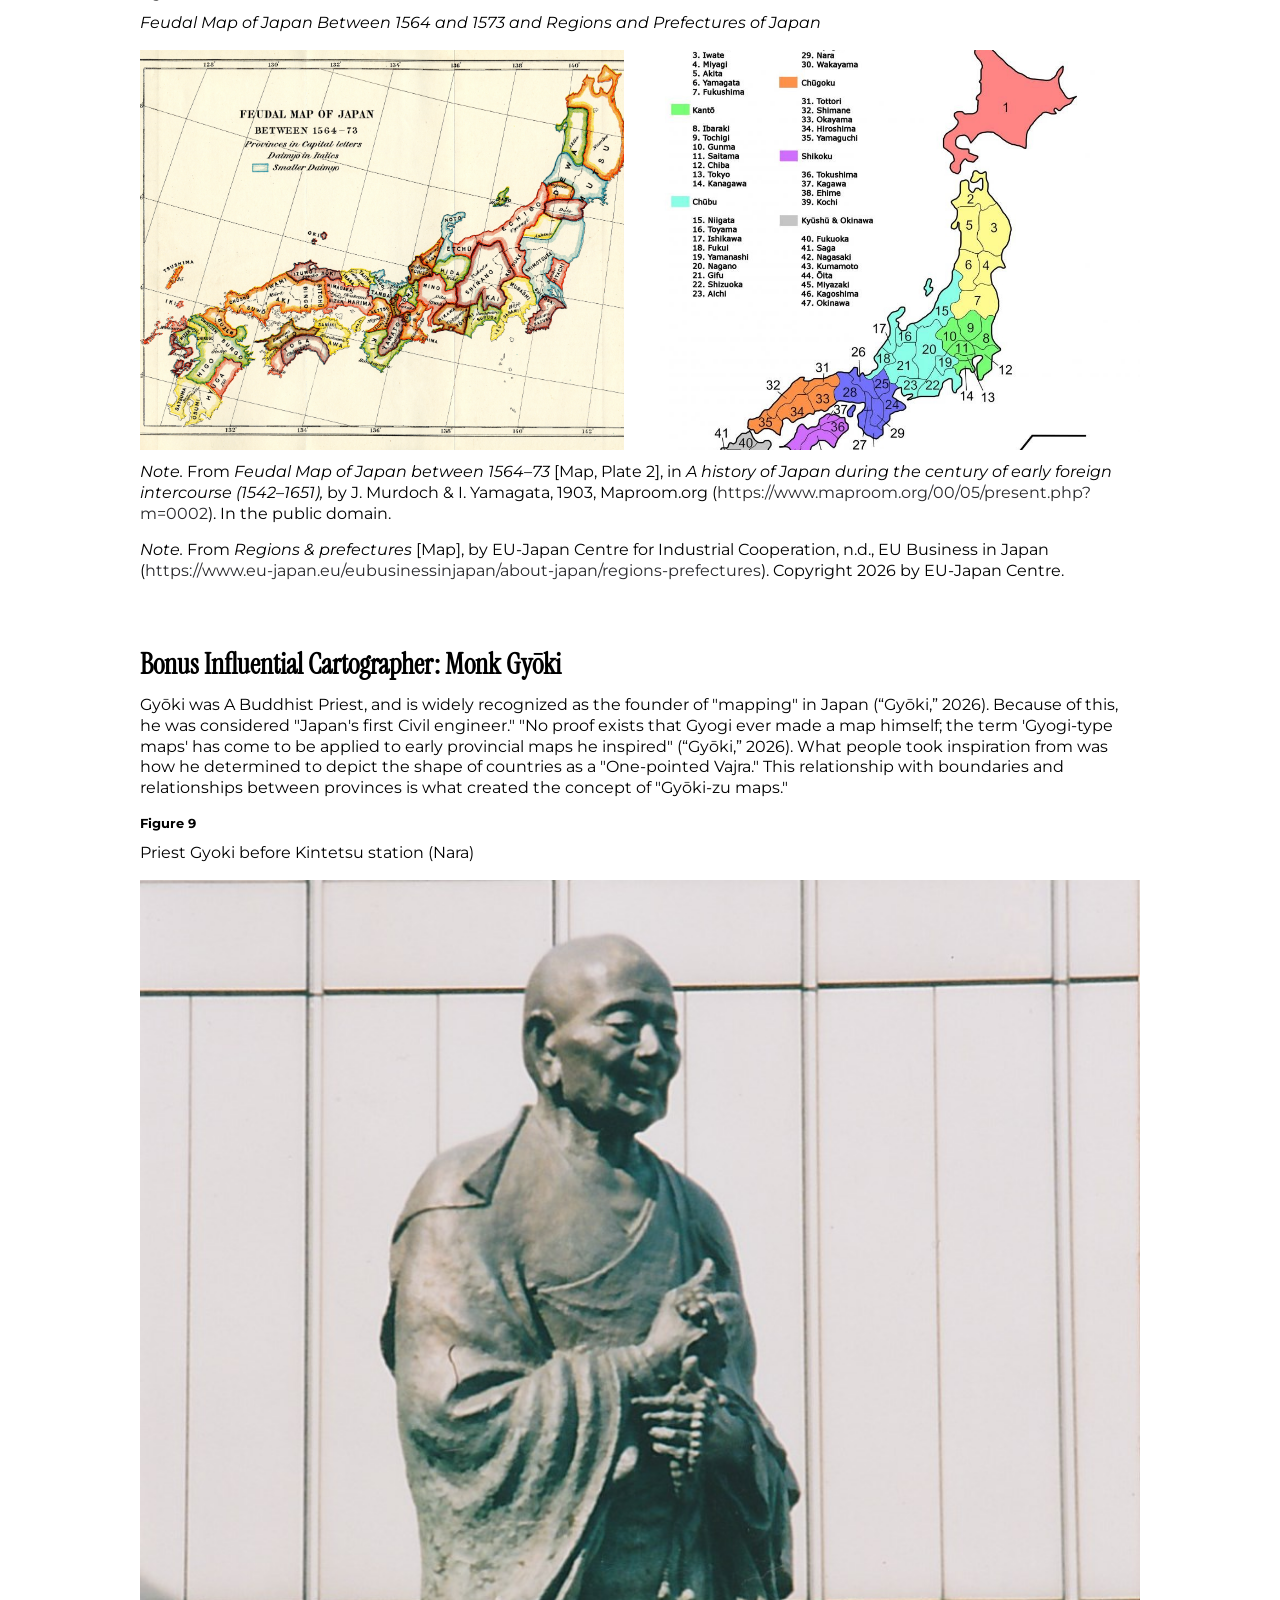
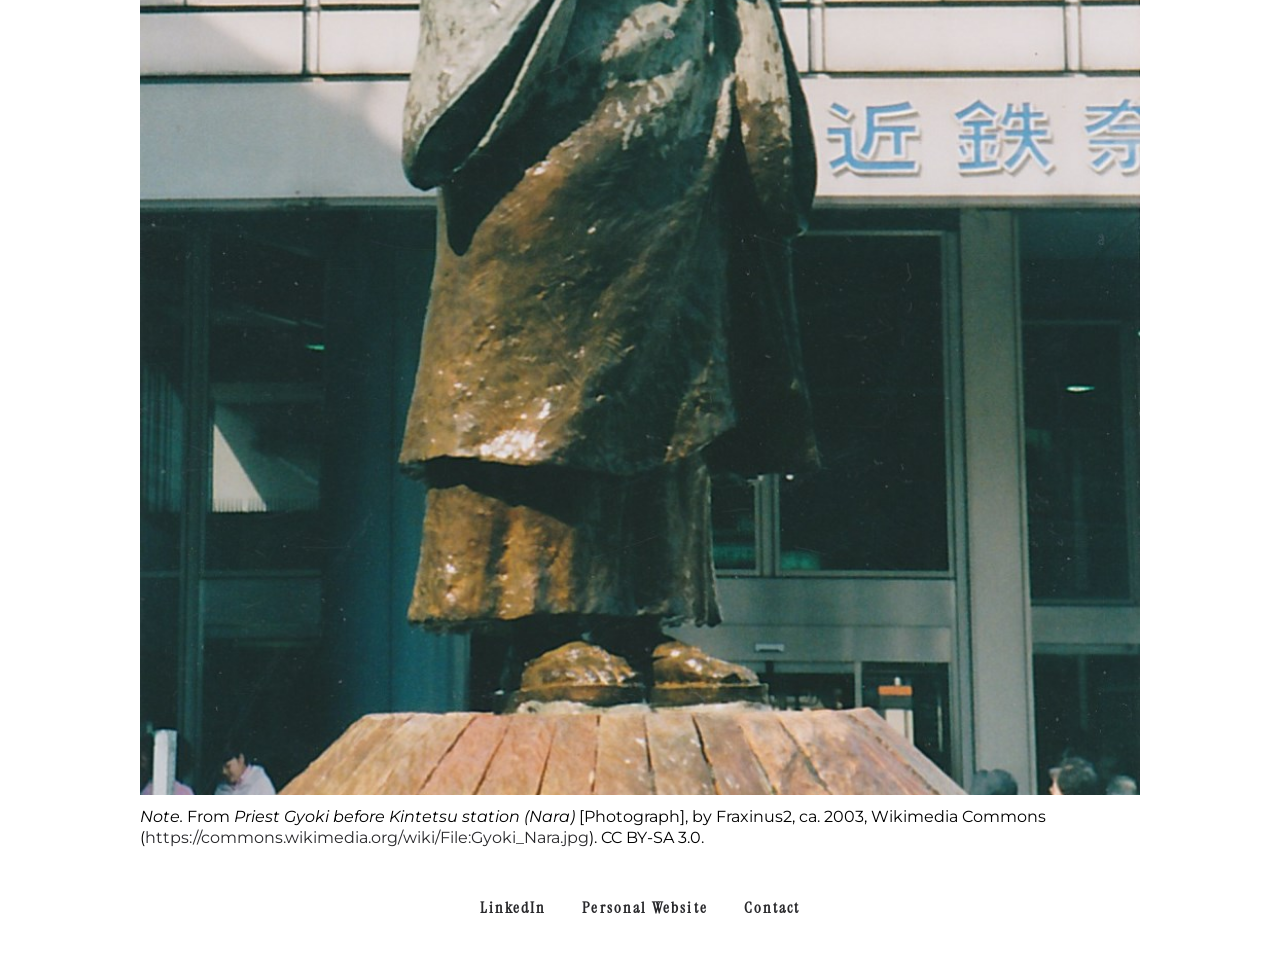
<file: earthProcessesSubSites/maps.html>
<!DOCTYPE html>
<html lang="en" xmlns="http://www.w3.org/1999/html">
<head>
    <meta charset="UTF-8">
    <meta name="viewport" content="width=device-width, initial-scale=1.0">
    <title>Maps - Earth Processes - Japan in Motion</title>
    <link rel="stylesheet" href="../style.css">
</head>
<body>
<!--Header-->
    <header>
        <nav class="mainNav">
            <ul>
                <li><a href="../index.html">Japan in Motion</a></li>
                <li><a href="../about.html">About</a></li>
                <li><a href="../earthProcesses.html">Earth Processes</a></li>
                <li><a href="../references.html">References</a></li>
            </ul>
        </nav>
        <div class="flex-container">
            <div class="text-container">
                <h1>Japan's Maps</h1>
            </div>
            <img src="../Resources/LawsonConvenience-mountFuji.jpg" style="--center-pos: var(--three-quarter-pos);" alt="Photo of Lawson department storefront with Mount Fuji towering behind." class="cropped-header">
        </div>
    </header>
    <!--Sub Header-->
    <header>
        <nav class="subNav">
            <ul>
                <li><a href="maps.html">Maps</a></li>
                <li><a href="plateTectonics.html">Plate Tectonics</a></li>
                <li><a href="weathering.html">Weathering</a></li>
                <li><a href="oceansCoastlines.html">Oceans & Coastlines</a></li>
                <li><a href="climate.html">Climate</a></li>
            </ul>
        </nav>
    </header>
<!--Intro-->
    <section>
        <div class="flex-container">
            <div class="text-container">
                <h2>Introduction</h2>
                <p>Japan is located on the Asian continent with a latitudinal range of 20° to 45° north latitude (“Geography of Japan,” 2026). Japan has been populated for at least 130,000 years It all started during the <i>Prehistoric Period (ca. 130,000 BCE–ca. 300 CE)</i>, otherwise known as the last glacial period, where recurring melt offs and glaciations created land bridges that connected Japan to the Asian continent allowing migration to its islands (Japan National Tourism Organization, n.d.). Since then Japan Has gone through many periods of development known as the <i>Ancient Period (ca. 250–1185)</i>, the <i>Medieval Period (1185–1568)</i>, the <i>Early Modern Period (1568–1867)</i>, the <i>Modern Period (1868–1945)</i>, and the <i>Contemporary Period (1945–today)</i>.</p>
            </div>
        </div>
    </section>
<!--Body-->
    <!--Section 1 Map 1 (Ancient Maps)-->
    <section>
        <div class="flex-container">
            <div class="text-container">
                <h2>Map 1: Ancient Maps</h2>
                <p>"Dai-Nihonkoku no Chizu" translates to "Map of Great Japan. This particular Map was created by Terajima Ryôan in 1715 and depicts what people knew of Japan at that time. Terajima was credited as the compiler of the 'Wakan Sansai Zue', a series of writings and Maps in which this very map appears. Due to the technology of the time—or rather the lack thereof—maps in this book was created in the Gyōki style—a style known for its general artistic impression of the land rather than accurate depictions of the boundaries.</p>
            </div>
            <div class="text-container">
                <h5>Figure 1</h5>
                <p><i>Dai-Nihonkoku no Chizu: "Map of Great Japan"</i></p>
                <div class="image-container">
                    <img src="../Resources/AncientJapanMap.jpg" alt="" class="image-crop"/></div>
                <p><i>Note.</i> From <i>Dai-Nihonkoku no Chizu</i> [Map], by R. Terajima, 1715, Wikimedia Commons (<a href="https://commons.wikimedia.org/wiki/File:Dai-Nihonkoku_no_Chizu.jpg">https://commons.wikimedia.org/wiki/File:Dai-Nihonkoku_no_Chizu.jpg). In the public domain.</a></p>
            </div>
        </div>
    </section>
    <!--Section 2 Map 2 & 3 (War Paths)-->
    <section>
        <div class="flex-container">
            <div class="text-container">
                <h2>Map 2: War Paths</h2>
                <p>These Maps cover the territory expansion Japan orchestrated during World War 2. Additionally, some of the loss of that territory is also covered in these maps.</p>
            </div>
            <div class="text-container">
                <h5>Figures 2 & 3</h5>
                <p><i>The Japanese Empire, 1870–1910 and The Pacific Theater of Operations, 1941-1945</i></p>
                <div class="image-container">
                    <img src="../Resources/WarMap1.png" alt="" class="dual-image-crop"/>
                    <img src="../Resources/WarMap2.png" alt="" class="dual-image-crop"/>
                </div>
                <p><i>Note. </i>From The Japanese Empire, 1870–1910 [Map], by Encyclopedia Britannica, Inc., 2026, Encyclopedia Britannica (<a href="https://www.britannica.com/event/World-War-II/The-war-in-the-Pacific-1938-41">https://www.britannica.com/event/World-War-II/The-war-in-the-Pacific-1938-41</a>). Copyright 2026 by Encyclopedia Britannica, Inc.</p>
                <p><i>Note. </i>From The Pacific Theater of Operations, 1941-1945 [Map], by Encyclopaedia Britannica, Inc., 2026, Encyclopaedia Britannica (<a href="https://www.britannica.com/place/Empire-of-Japan">https://www.britannica.com/place/Empire-of-Japan</a>). Copyright 2026 by Encyclopædia Britannica, Inc.</p>
            </div>
        </div>
    </section>
    <!--Section 3 Map 4 (Continental Position/Latitudinal Range)-->
    <section>
        <div class="flex-container">
            <div class="text-container">
                <h2>Map 3: Continental Position/Latitudinal Range</h2>
                <p>The 11th Edition of the Asia Physical Atlas of the World by National Geographic (2019) is at a scale of 1:17,654,000 and covers the entire Asian continent using a Two-Point Equidistant projection. Japan can be seen on the far eastern side of the main continent.</p>
            </div>
            <div class="text-container">
                <h5>Figure 3</h5>
                <p><i>Physical Map of Asia</i></p>
                <div class="image-container">
                    <img src="../Resources/ContinentalJapan.jpeg" alt="" class="image-crop"/>
                </div>
                <p><i>Note.</i> From <i>Asia physical</i> [Map], by National Geographic Society, 2019, National Geographic. Copyright 2019 by National Geographic Society.</p>
            </div>
        </div>
    </section>
    <!--Section 4 Map 5 (Present day Japan)-->
    <section>
        <div class="flex-container">
            <div class="text-container">
                <h2>Map 4: Modern Japan</h2>
                <p>This Map comes from the ITMB Tokyo & Central Japan Map. Its projection is the Lambert Conformal Conic Projection, with a scale of 1:15,000 on the front and 1:800,000 on the back. It's a modern map designed for tourists many, featuring many landmarks and paths to aid anyone on their journey.</p>
            </div>
            <div class="text-container">
                <h5>Figures 5 & 6</h5>
                <p><i>ITMB Tokyo & Central Japan Map (Front and Back)</i></p>
                <div class="image-container">
                    <img src="../Resources/JapanTravelMap_ITMB(Front).jpg" alt="Overview map of Honshu, Kyushu, Shikoku, Tokyo, Kyoto, Osaka, Hiroshima, Fukuoka, and Sendai at an 1:15,000 scale." class="dual-image-crop"/>
                    <img src="../Resources/JapanTravelMap_ITMB(Back).jpg" alt="Overview map of Hokkaido, Okinawa, the Ryukyu Islands, island airports, ferry connections, and northern and southern extremities of Japan at an 1:800,000 scale." class="dual-image-crop"/>
                </div>
                <p><i>Note.</i> From <i>Japan Travel Map -- ITMP (International Travel Maps) - ITM </i>[Map], by ITMB Publishing, 2026, Mapworld & O’Keeffe (<a href="https://www.mapworld.com.au/blogs/news/best-maps-for-japan">https://www.mapworld.com.au/blogs/news/best-maps-for-japan</a>). Copyright 2026 by Mapworld.</p>
            </div>
        </div>
    </section>
    <!--Section 5 Map 7 & 8 (Japan's Boundaries Overtime)-->
    <section>
        <div class="flex-container">
            <div class="text-container">
                <h2>Map 5: Japan's Boundaries Over Time</h2>
                <p>Figure 7 is a map of Japan's provinces from 1564 to 1573. To show how Japan has grown, Figure 8 (though dated) depicts a more modern Japan, featuring the Prefectures that the provinces have in a way turned into.  </p>
            </div>
            <div class="text-container">
                <h5>Figure 7 & 8</h5>
                <p><i> Feudal Map of Japan Between 1564 and 1573 and Regions and Prefectures of Japan</i></p>
                <div class="image-container">
                    <img src="../Resources/JapaneseBoundaries1.jpg" alt="" class="dual-image-crop"/>
                    <img src="../Resources/JapaneseBoundaries2.jpg" alt="" class="dual-image-crop"/>
                </div>
                <p><i>Note.</i> From <i>Feudal Map of Japan between 1564–73 </i> [Map, Plate 2], in <i>A history of Japan during the century of early foreign intercourse (1542–1651),</i> by J. Murdoch & I. Yamagata, 1903, Maproom.org (<a href="https://www.maproom.org/00/05/present.php?m=0002">https://www.maproom.org/00/05/present.php?m=0002</a>). In the public domain.</p>
                <p><i>Note.</i> From <i>Regions & prefectures </i> [Map], by EU-Japan Centre for Industrial Cooperation, n.d., EU Business in Japan (<a href="https://www.eu-japan.eu/eubusinessinjapan/about-japan/regions-prefectures">https://www.eu-japan.eu/eubusinessinjapan/about-japan/regions-prefectures</a>). Copyright 2026 by EU-Japan Centre.</p></div>
        </div>
    </section>
    <!--Cartographer of Legend-->
    <section>
        <div class="flex-container">
            <div class="text-container">
                <h2>Bonus Influential Cartographer: Monk Gyōki </h2>
                <p>Gyōki was A Buddhist Priest, and is widely recognized as the founder of "mapping" in Japan (“Gyōki,” 2026). Because of this, he was considered "Japan's first Civil engineer." "No proof exists that Gyogi ever made a map himself; the term 'Gyogi-type maps' has come to be applied to early provincial maps he inspired" (“Gyōki,” 2026). What people took inspiration from was how he determined to depict the shape of countries as a "One-pointed Vajra." This relationship with boundaries and relationships between provinces is what created the concept of "Gyōki-zu maps."</p>
            <div class="text-container">
                <h5>Figure 9</h5>
                <p>Priest Gyoki before Kintetsu station (Nara)</p>
                <div class="image-container">
                    <img src="../Resources/Gyoki.jpg" alt="Photographed bust shot of a Gyoki Statue" class="image-crop"/>
                </div>
                <p><i>Note.</i> From <i>Priest Gyoki before Kintetsu station (Nara)</i> [Photograph], by Fraxinus2, ca. 2003, Wikimedia Commons (<a href="https://commons.wikimedia.org/wiki/File:Gyoki_Nara.jpg">https://commons.wikimedia.org/wiki/File:Gyoki_Nara.jpg</a>). CC BY-SA 3.0.
                </p>
            </div>
            </div>
        </div>
    </section>
<!--Footer-->
    <footer>
        <a href="https://www.linkedin.com/in/lillian-dickes-213690358/">LinkedIn</a>
        <a href="https://lilliandickes.neocities.org">Personal Website</a>
        <a href="mailto:lilliandickes@gmail.com">Contact</a>
    </footer>
</body>
</html>
</file>
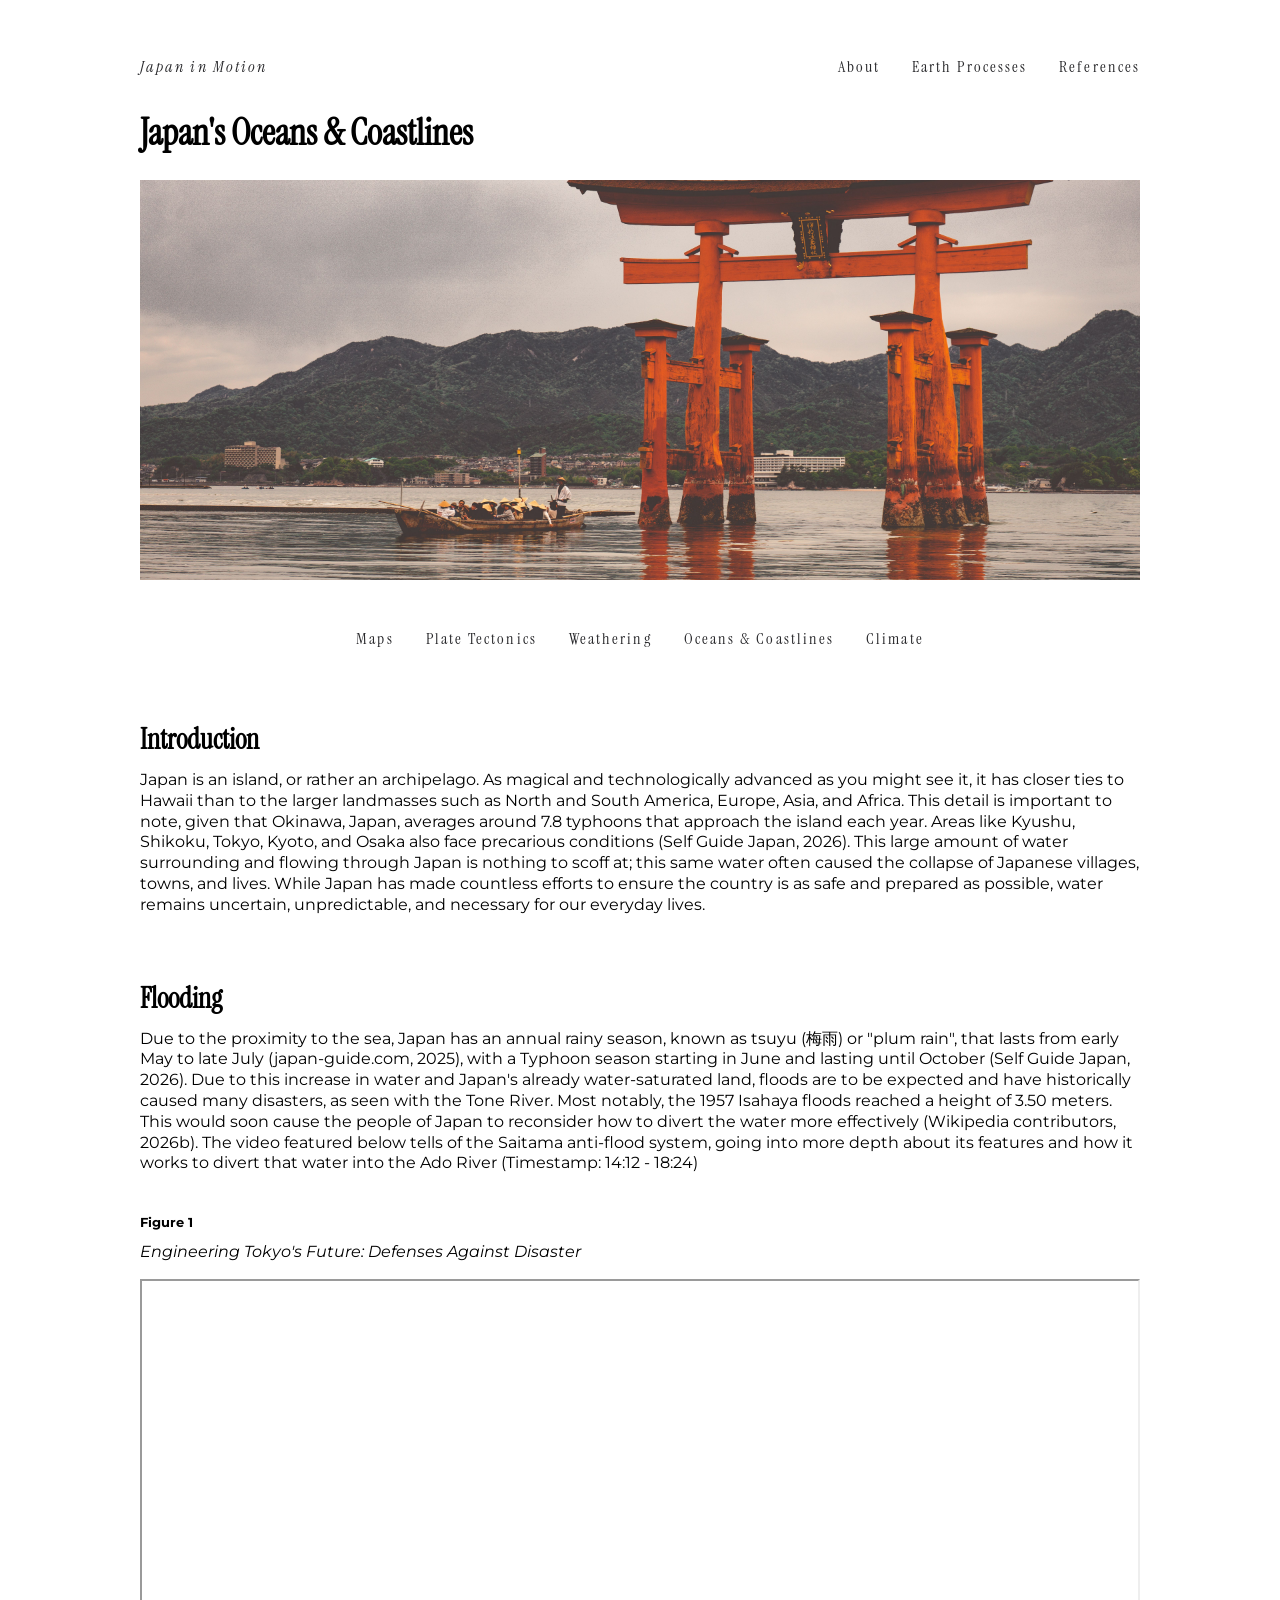
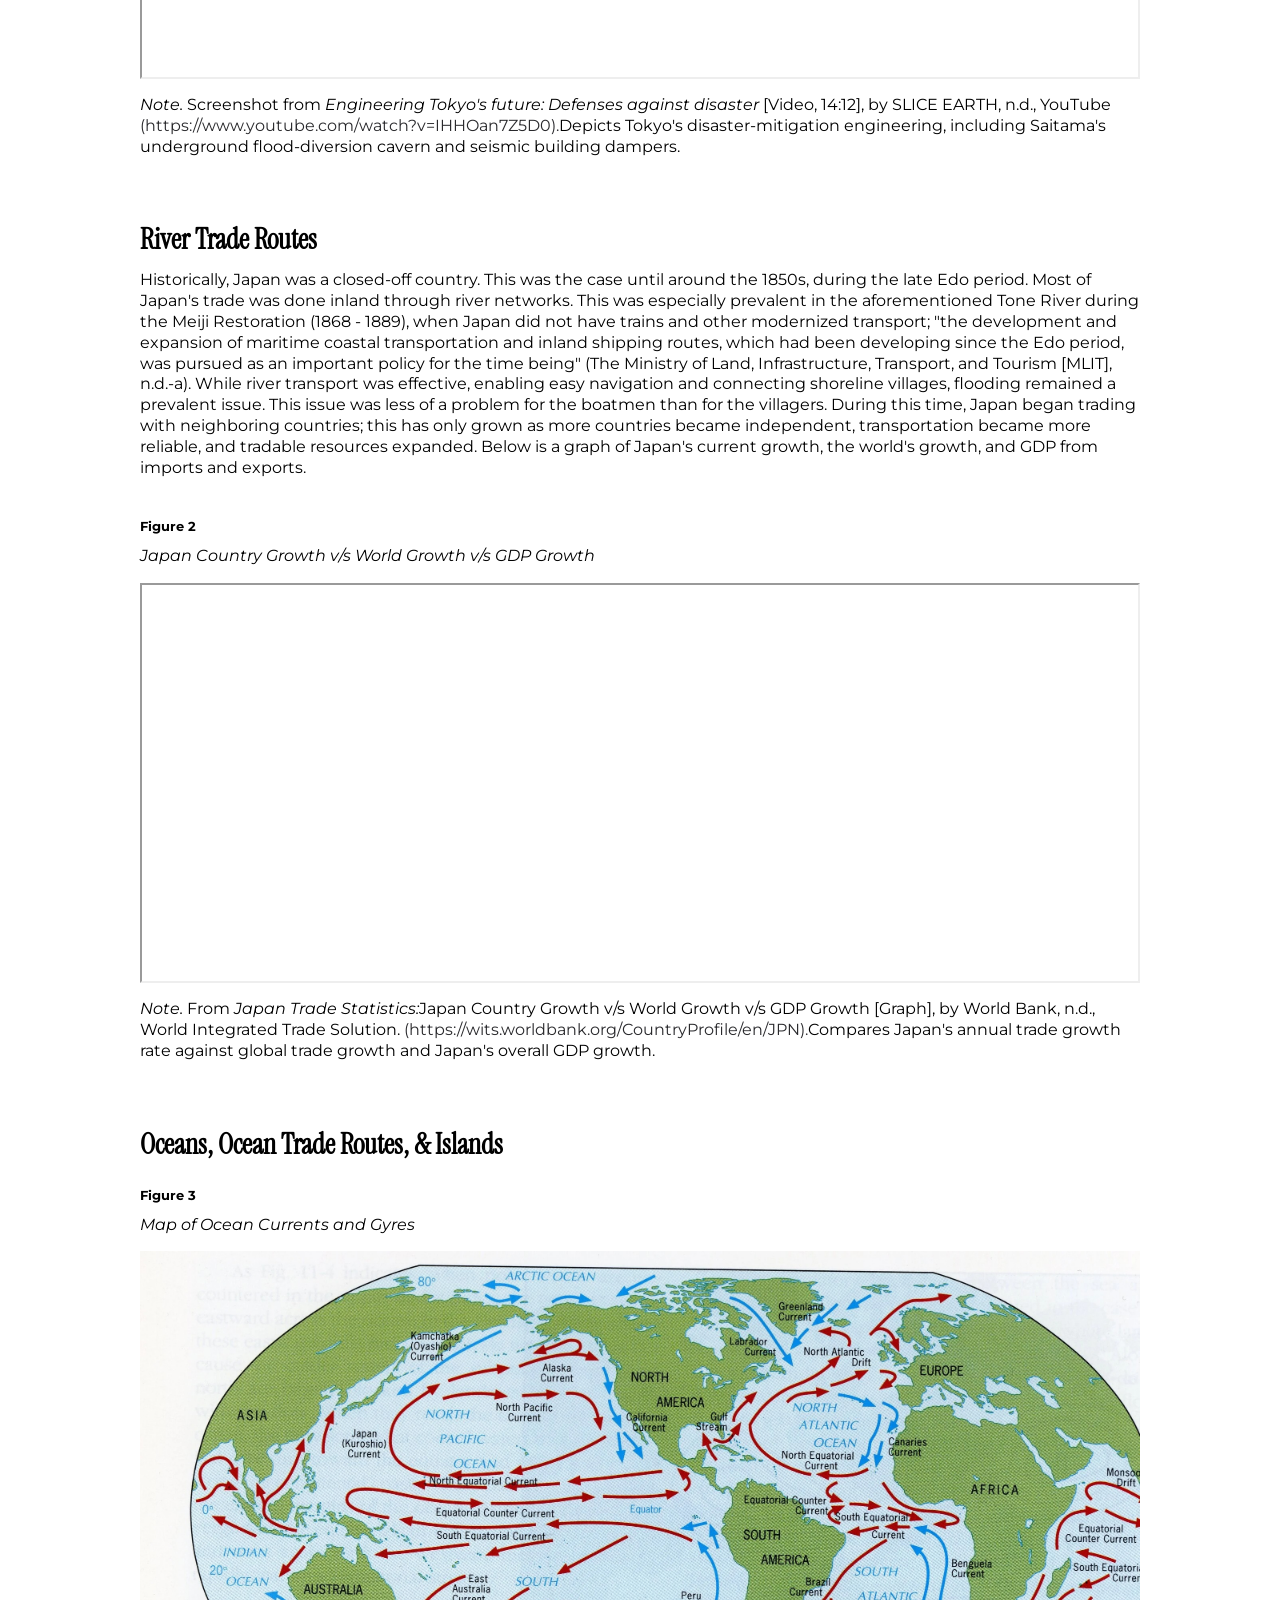
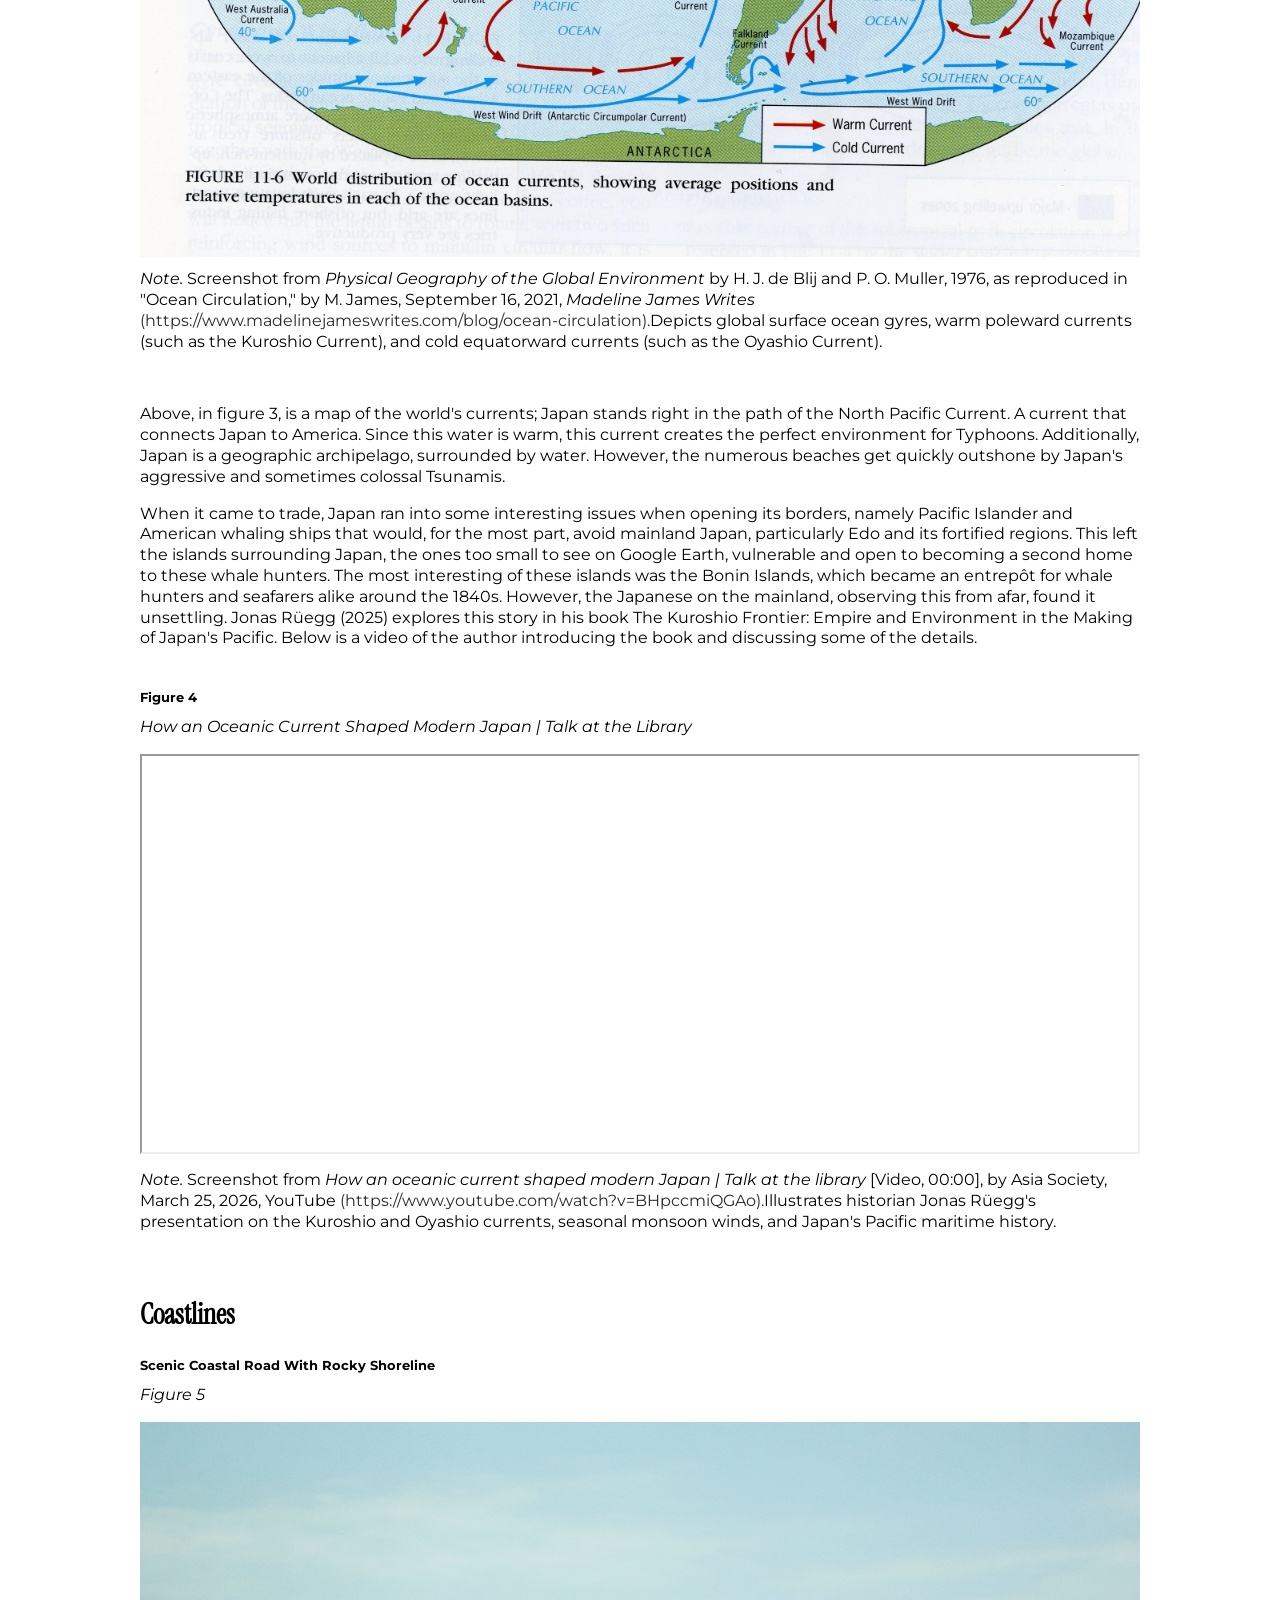
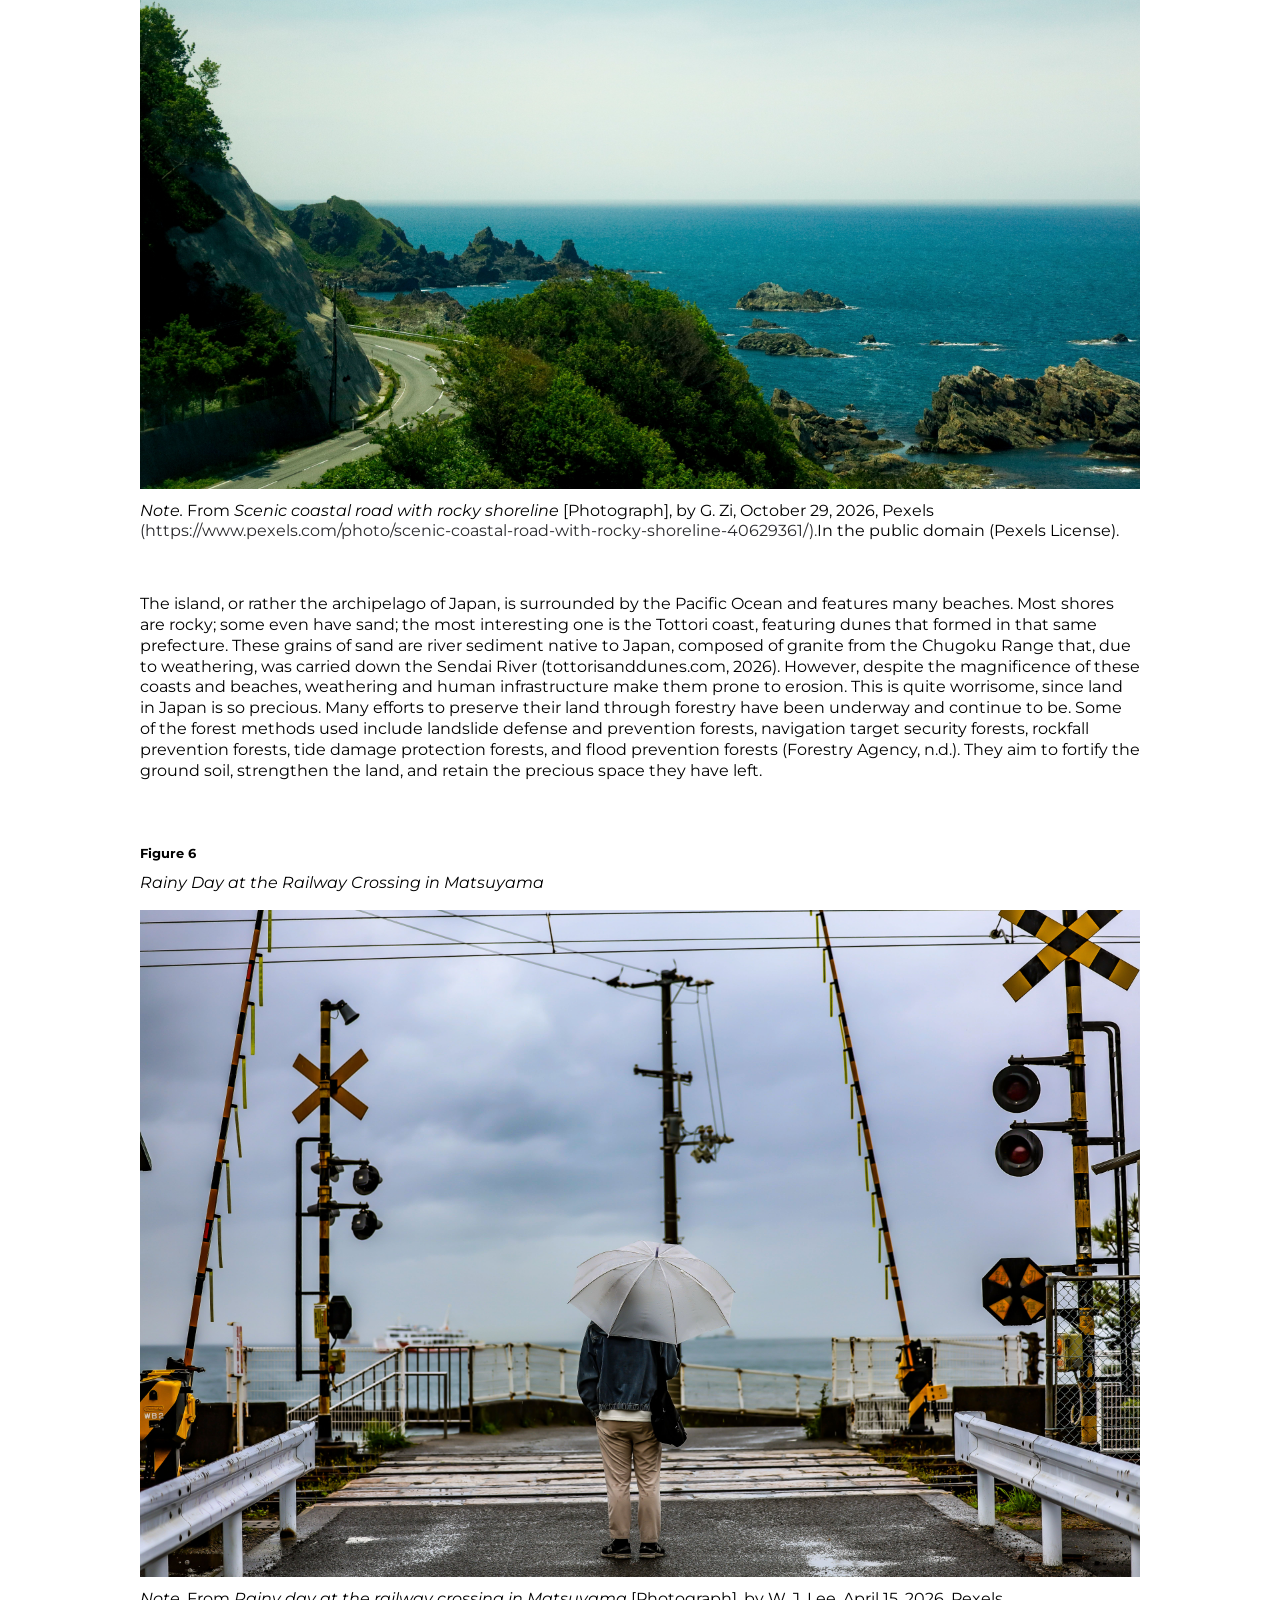
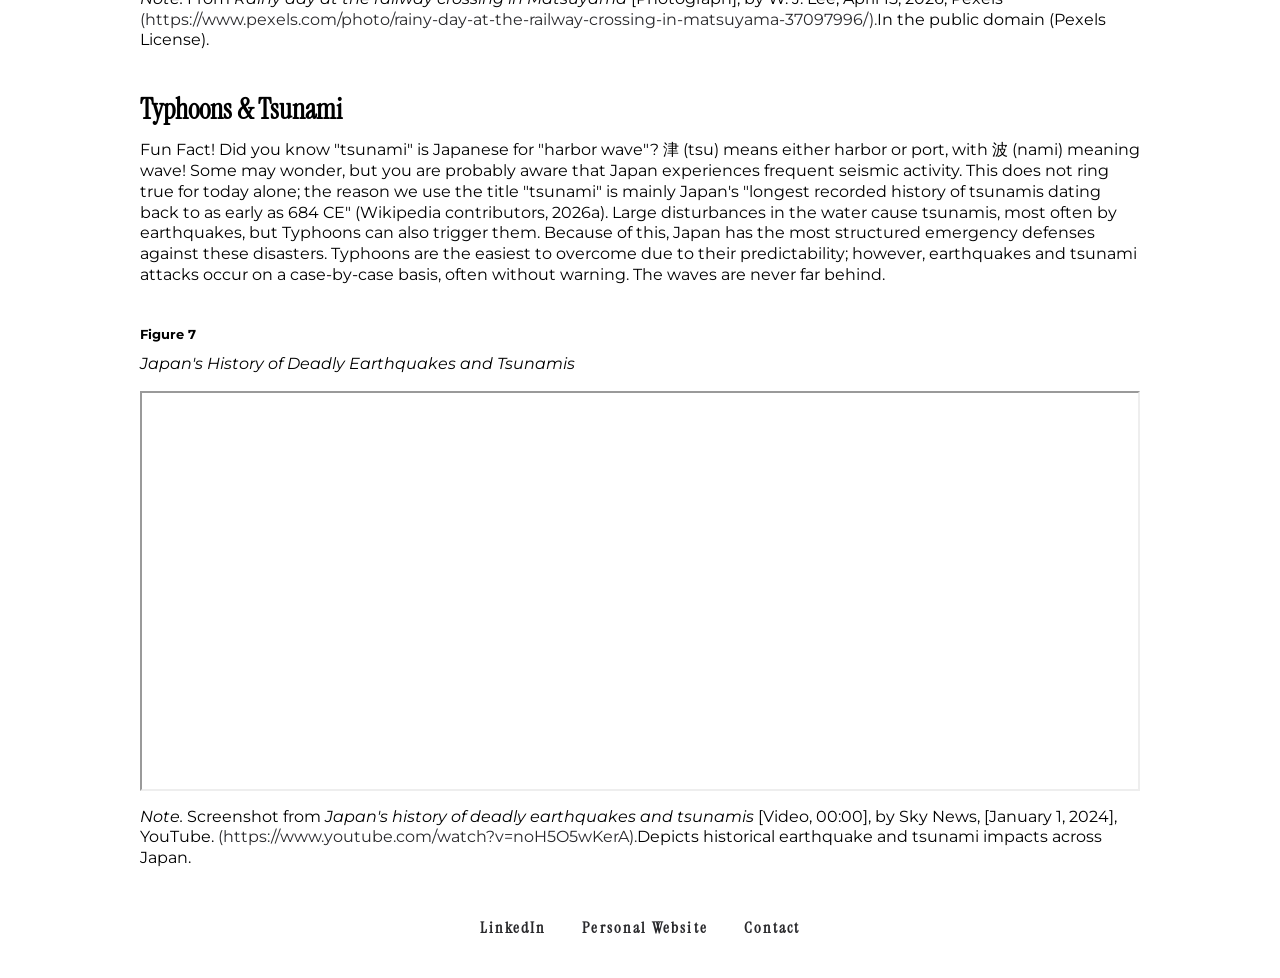
<file: earthProcessesSubSites/oceansCoastlines.html>
<!DOCTYPE html>
<html lang="en">
<head>
    <meta charset="UTF-8">
    <meta name="viewport" content="width=device-width, initial-scale=1.0">
    <title>Oceans & Coastlines - Earth Processes - Japan in Motion</title>
    <link rel="stylesheet" href="../style.css">
</head>
<body>
<!--Header-->
    <header>
        <nav class="mainNav">
            <ul>
                <li><a href="../index.html">Japan in Motion</a></li>
                <li><a href="../about.html">About</a></li>
                <li><a href="../earthProcesses.html">Earth Processes</a></li>
                <li><a href="../references.html">References</a></li>
            </ul>
        </nav>
        <div class="flex-container">
            <div class="text-container">
                <h1>Japan's Oceans & Coastlines</h1>
            </div>
            <img src="../Resources/ItsukushimaShrine-toriigate-MiyajimaIsland-HiroshimaJapan.jpg" style="--center-pos: var(--three-quarter-pos);" alt="Itsukushima Shrine torii gate near Miyajima Island." class="cropped-header">
        </div>
    </header>
    <!--Sub Header-->
    <header>
        <nav class="subNav">
            <ul>
                <li><a href="maps.html">Maps</a></li>
                <li><a href="plateTectonics.html">Plate Tectonics</a></li>
                <li><a href="weathering.html">Weathering</a></li>
                <li><a href="oceansCoastlines.html">Oceans & Coastlines</a></li>
                <li><a href="climate.html">Climate</a></li>
            </ul>
        </nav>
    </header>
<!--Intro-->
    <section>
        <div class="flex-container">
            <div class="text-container">
                <h2>Introduction</h2>
                <p>Japan is an island, or rather an archipelago. As magical and technologically advanced as you might see it, it has closer ties to Hawaii than to the larger landmasses such as North and South America, Europe, Asia, and Africa. This detail is important to note, given that Okinawa, Japan, averages around 7.8 typhoons that approach the island each year. Areas like Kyushu, Shikoku, Tokyo, Kyoto, and Osaka also face precarious conditions (Self Guide Japan, 2026). This large amount of water surrounding and flowing through Japan is nothing to scoff at; this same water often caused the collapse of Japanese villages, towns, and lives. While Japan has made countless efforts to ensure the country is as safe and prepared as possible, water remains uncertain, unpredictable, and necessary for our everyday lives.</p>
            </div>
        </div>
    </section>
<!--Body-->
    <!--Section 1: Flooding-->
        <section>
            <div class="flex-container">
                <div class="text-container">
                    <h2>Flooding</h2>
                    <p>Due to the proximity to the sea, Japan has an annual rainy season, known as tsuyu (梅雨) or "plum rain", that lasts from early May to late July (japan-guide.com, 2025), with a Typhoon season starting in June and lasting until October (Self Guide Japan, 2026). Due to this increase in water and Japan's already water-saturated land, floods are to be expected and have historically caused many disasters, as seen with the Tone River. Most notably, the 1957 Isahaya floods reached a height of 3.50 meters. This would soon cause the people of Japan to reconsider how to divert the water more effectively (Wikipedia contributors, 2026b). The video featured below tells of the Saitama anti-flood system, going into more depth about its features and how it works to divert that water into the Ado River (Timestamp: 14:12 - 18:24)</p>
                </div>
                <div class="text-container">
                    <h5>Figure 1</h5>
                    <p><i>Engineering Tokyo's Future: Defenses Against Disaster</i></p>
                    <iframe width="100%" height="400px" src="https://www.youtube-nocookie.com/embed/IHHOan7Z5D0?si=1dyRHVvGQW_d4lGM&amp;start=852" title="YouTube video player" allow="accelerometer; autoplay; clipboard-write; encrypted-media; gyroscope; picture-in-picture; web-share" referrerpolicy="strict-origin-when-cross-origin" allowfullscreen></iframe>
                    <p><i>Note.</i> Screenshot from <i>Engineering Tokyo's future: Defenses against disaster</i> [Video, 14:12], by SLICE EARTH, n.d., YouTube <a href="https://www.youtube.com/watch?v=IHHOan7Z5D0">(https://www.youtube.com/watch?v=IHHOan7Z5D0).</a>Depicts Tokyo's disaster-mitigation engineering, including Saitama's underground flood-diversion cavern and seismic building dampers.</p>
                </div>
            </div>
        </section>
    <!--Section 2: River Trade Routes-->
        <section>
            <div class="flex-container">
                <div class="text-container">
                    <h2>River Trade Routes</h2>
                    <p>Historically, Japan was a closed-off country. This was the case until around the 1850s, during the late Edo period. Most of Japan's trade was done inland through river networks. This was especially prevalent in the aforementioned Tone River during the Meiji Restoration (1868 - 1889), when Japan did not have trains and other modernized transport; "the development and expansion of maritime coastal transportation and inland shipping routes, which had been developing since the Edo period, was pursued as an important policy for the time being" (The Ministry of Land, Infrastructure, Transport, and Tourism [MLIT], n.d.-a). While river transport was effective, enabling easy navigation and connecting shoreline villages, flooding remained a prevalent issue. This issue was less of a problem for the boatmen than for the villagers. During this time, Japan began trading with neighboring countries; this has only grown as more countries became independent, transportation became more reliable, and tradable resources expanded. Below is a graph of Japan's current growth, the world's growth, and GDP from imports and exports.</p>
                </div>
                <div class="text-container">
                    <h5>Figure 2</h5>
                    <p><i>Japan Country Growth v/s World Growth v/s GDP Growth</i></p>
                    <iframe width="100%" height="400px" style='padding:10px 0;' src='https://wits.worldbank.org/en/Widget/Chart/Country/JPN'></iframe>
                    <p><i>Note.</i> From <i>Japan Trade Statistics:</i>Japan Country Growth v/s World Growth v/s GDP Growth [Graph], by World Bank, n.d., World Integrated Trade Solution. <a href="https://wits.worldbank.org/CountryProfile/en/JPN">(https://wits.worldbank.org/CountryProfile/en/JPN).</a>Compares Japan's annual trade growth rate against global trade growth and Japan's overall GDP growth.</p>
                </div>
            </div>
        </section>
    <!--Section 3: Oceans, Ocean Trade Routes, & Islands-->
        <section>
            <div class="flex-container">
                <div class="text-container">
                    <h2>Oceans, Ocean Trade Routes, & Islands</h2>
                </div>
                <div class="text-container">
                    <h5>Figure 3</h5>
                    <p><i>Map of Ocean Currents and Gyres</i></p>
                    <div class="image-container">
                        <img src="../Resources/OceanCurrentsMap.jpg" alt="" class="image-crop"/>
                    </div>
                    <p><i>Note.</i> Screenshot from <i>Physical Geography of the Global Environment</i> by H. J. de Blij and P. O. Muller, 1976, as reproduced in "Ocean Circulation," by M. James, September 16, 2021, <i>Madeline James Writes</i> <a href="https://www.madelinejameswrites.com/blog/ocean-circulation">(https://www.madelinejameswrites.com/blog/ocean-circulation).</a>Depicts global surface ocean gyres, warm poleward currents (such as the Kuroshio Current), and cold equatorward currents (such as the Oyashio Current).</p>
                </div>
                <div class="text-container">
                    <p>Above, in figure 3, is a map of the world's currents; Japan stands right in the path of the North Pacific Current. A current that connects Japan to America. Since this water is warm, this current creates the perfect environment for Typhoons. Additionally, Japan is a geographic archipelago, surrounded by water. However, the numerous beaches get quickly outshone by Japan's aggressive and sometimes colossal Tsunamis.</p>
                    <p>When it came to trade, Japan ran into some interesting issues when opening its borders, namely Pacific Islander and American whaling ships that would, for the most part, avoid mainland Japan, particularly Edo and its fortified regions. This left the islands surrounding Japan, the ones too small to see on Google Earth, vulnerable and open to becoming a second home to these whale hunters. The most interesting of these islands was the Bonin Islands, which became an entrepôt for whale hunters and seafarers alike around the 1840s. However, the Japanese on the mainland, observing this from afar, found it unsettling. Jonas Rüegg (2025) explores this story in his book The Kuroshio Frontier: Empire and Environment in the Making of Japan's Pacific. Below is a video of the author introducing the book and discussing some of the details.</p>
                </div>
                <div class="text-container">
                    <h5>Figure 4</h5>
                    <p><i>How an Oceanic Current Shaped Modern Japan | Talk at the Library</i></p>
                    <iframe width="100%" height="400px" src="https://www.youtube-nocookie.com/embed/BHpccmiQGAo?si=CVUzAvpQ6a6F1QTD" title="YouTube video player" allow="accelerometer; autoplay; clipboard-write; encrypted-media; gyroscope; picture-in-picture; web-share" referrerpolicy="strict-origin-when-cross-origin" allowfullscreen></iframe>
                    <p><i>Note.</i> Screenshot from <i>How an oceanic current shaped modern Japan | Talk at the library</i> [Video, 00:00], by Asia Society, March 25, 2026, YouTube <a href="https://www.youtube.com/watch?v=BHpccmiQGAo">(https://www.youtube.com/watch?v=BHpccmiQGAo).</a>Illustrates historian Jonas Rüegg's presentation on the Kuroshio and Oyashio currents, seasonal monsoon winds, and Japan's Pacific maritime history.</p>
                </div>
            </div>
        </section>
    <!--Section 4: Coastlines-->
        <section>
            <div class="flex-container">
                <div class="text-container">
                    <h2>Coastlines</h2>
                </div>
                <div class="text-container">
                    <h5>Scenic Coastal Road With Rocky Shoreline</h5>
                    <p><i>Figure 5</i></p>
                    <div class="image-container">
                        <img src="../Resources/JapaneseCoast.jpg" alt="" class="image-crop"/>
                    </div>
                    <p><i>Note.</i> From <i>Scenic coastal road with rocky shoreline </i> [Photograph], by G. Zi, October 29, 2026, Pexels <a href="https://www.pexels.com/photo/scenic-coastal-road-with-rocky-shoreline-40629361/">(https://www.pexels.com/photo/scenic-coastal-road-with-rocky-shoreline-40629361/).</a>In the public domain (Pexels License).</p>
                </div>
                <div class="text-container">
                    <p>The island, or rather the archipelago of Japan, is surrounded by the Pacific Ocean and features many beaches. Most shores are rocky; some even have sand; the most interesting one is the Tottori coast, featuring dunes that formed in that same prefecture. These grains of sand are river sediment native to Japan, composed of granite from the Chugoku Range that, due to weathering, was carried down the Sendai River (tottorisanddunes.com, 2026). However, despite the magnificence of these coasts and beaches, weathering and human infrastructure make them prone to erosion. This is quite worrisome, since land in Japan is so precious. Many efforts to preserve their land through forestry have been underway and continue to be. Some of the forest methods used include landslide defense and prevention forests, navigation target security forests, rockfall prevention forests, tide damage protection forests, and flood prevention forests (Forestry Agency, n.d.). They aim to fortify the ground soil, strengthen the land, and retain the precious space they have left.</p>
                </div>
            </div>
        </section>
    <!--Section 5: Typhoons & Tsunami-->
        <section>
            <div class="flex-container">
                <div class="text-container">
                    <h5>Figure 6</h5>
                    <p><i>Rainy Day at the Railway Crossing in Matsuyama</i></p>
                    <div class="image-container">
                        <img src="../Resources/StormySkyShore.jpg" alt="" class="image-crop"/>
                     </div>
                    <p><i>Note.</i> From <i>Rainy day at the railway crossing in Matsuyama</i> [Photograph], by W. J. Lee, April 15, 2026, Pexels <a href="https://www.pexels.com/photo/rainy-day-at-the-railway-crossing-in-matsuyama-37097996/">(https://www.pexels.com/photo/rainy-day-at-the-railway-crossing-in-matsuyama-37097996/).</a>In the public domain (Pexels License).</p>
                </div>
                <div class="text-container">
                    <h2>Typhoons & Tsunami</h2>
                    <p>Fun Fact! Did you know "tsunami" is Japanese for "harbor wave"? 津 (tsu) means either harbor or port, with 波 (nami) meaning wave! Some may wonder, but you are probably aware that Japan experiences frequent seismic activity. This does not ring true for today alone; the reason we use the title "tsunami" is mainly Japan's "longest recorded history of tsunamis dating back to as early as 684 CE" (Wikipedia contributors, 2026a). Large disturbances in the water cause tsunamis, most often by earthquakes, but Typhoons can also trigger them. Because of this, Japan has the most structured emergency defenses against these disasters. Typhoons are the easiest to overcome due to their predictability; however, earthquakes and tsunami attacks occur on a case-by-case basis, often without warning. The waves are never far behind.</p>
                </div>
                <div class="text-container">
                    <h5>Figure 7</h5>
                    <p><i>Japan's History of Deadly Earthquakes and Tsunamis</i></p>
                    <iframe width="100%" height="400px" src="https://www.youtube-nocookie.com/embed/noH5O5wKerA?si=_tLvpCvrUKS6q4EA" title="YouTube video player" allow="accelerometer; autoplay; clipboard-write; encrypted-media; gyroscope; picture-in-picture; web-share" referrerpolicy="strict-origin-when-cross-origin" allowfullscreen></iframe>
                    <p><i>Note.</i> Screenshot from <i>Japan's history of deadly earthquakes and tsunamis</i> [Video, 00:00], by Sky News, [January 1, 2024], YouTube. <a href="https://www.youtube.com/watch?v=noH5O5wKerA">(https://www.youtube.com/watch?v=noH5O5wKerA).</a>Depicts historical earthquake and tsunami impacts across Japan.</p>
                </div>
            </div>
        </section>
<!--Footer-->
    <footer>
        <a href="https://www.linkedin.com/in/lillian-dickes-213690358/">LinkedIn</a>
        <a href="https://lilliandickes.neocities.org">Personal Website</a>
        <a href="mailto:lilliandickes@gmail.com">Contact</a>
    </footer>
</body>
</html>
</file>
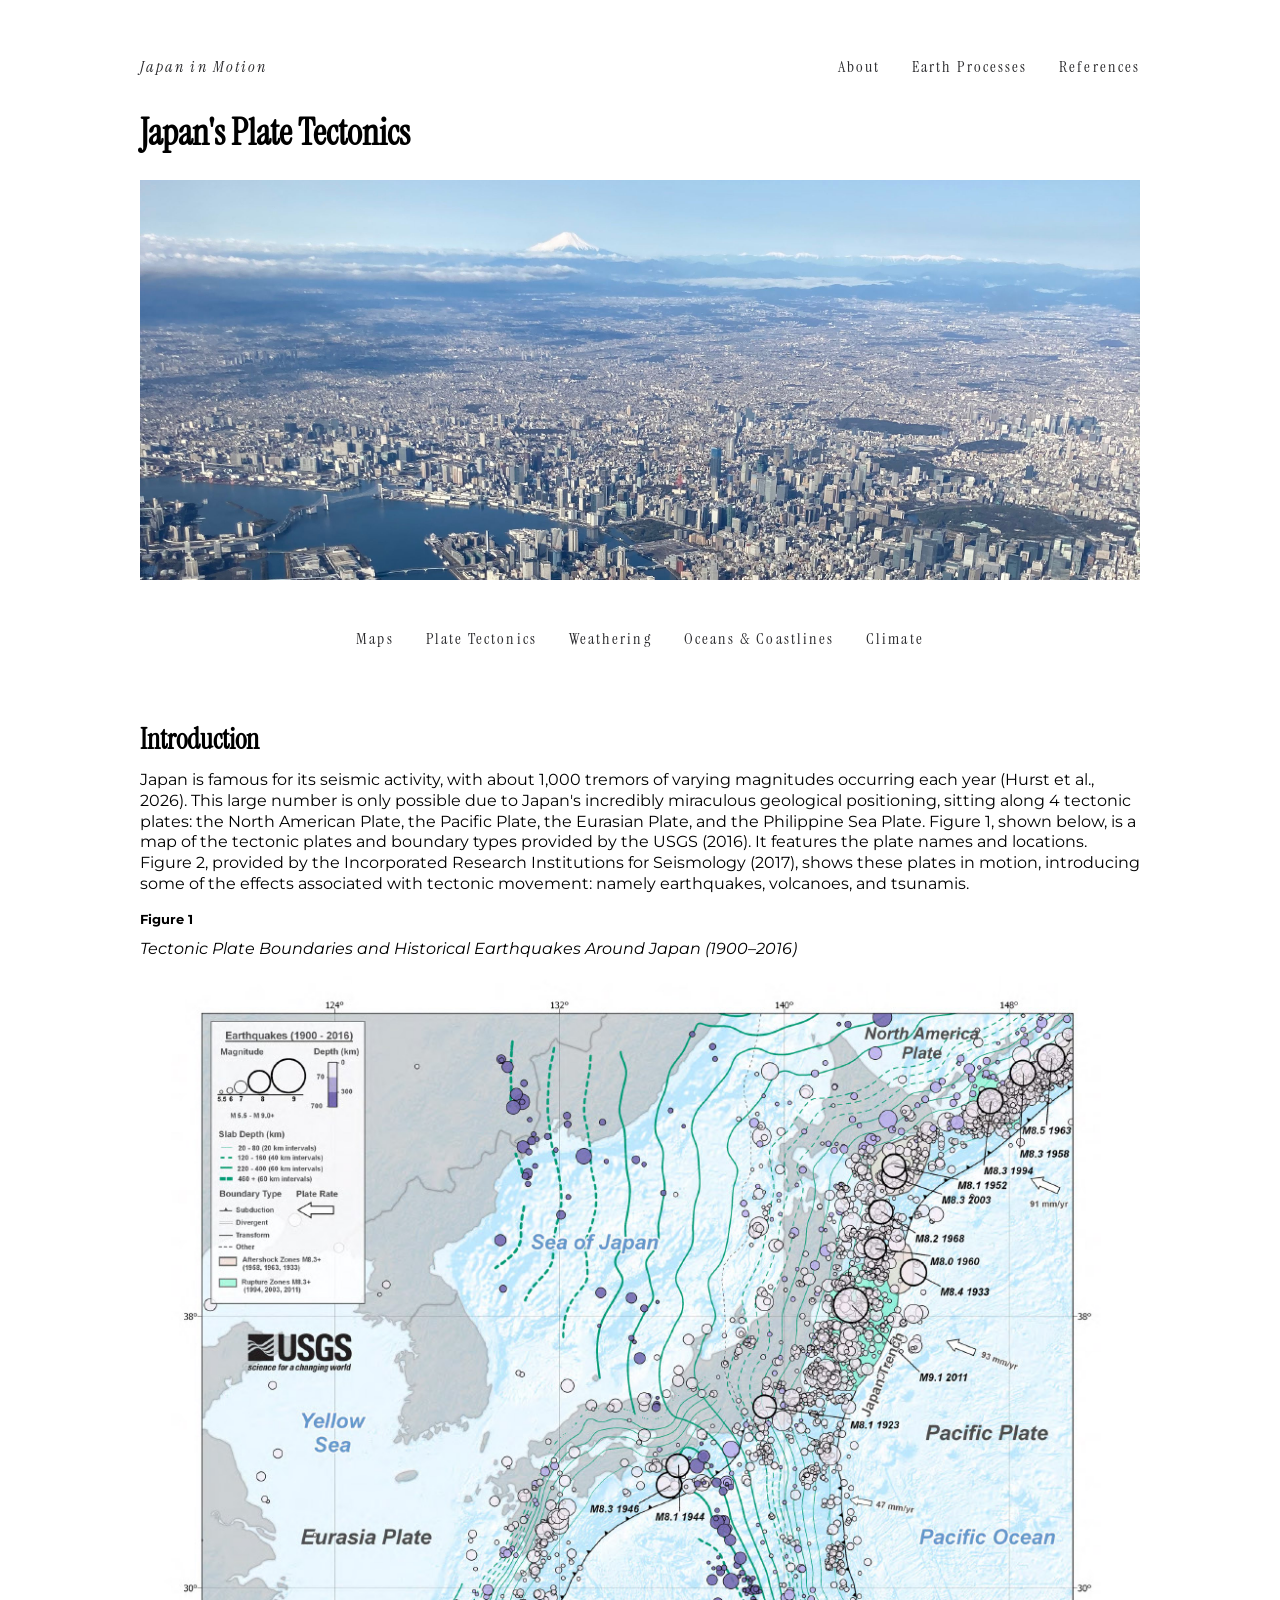
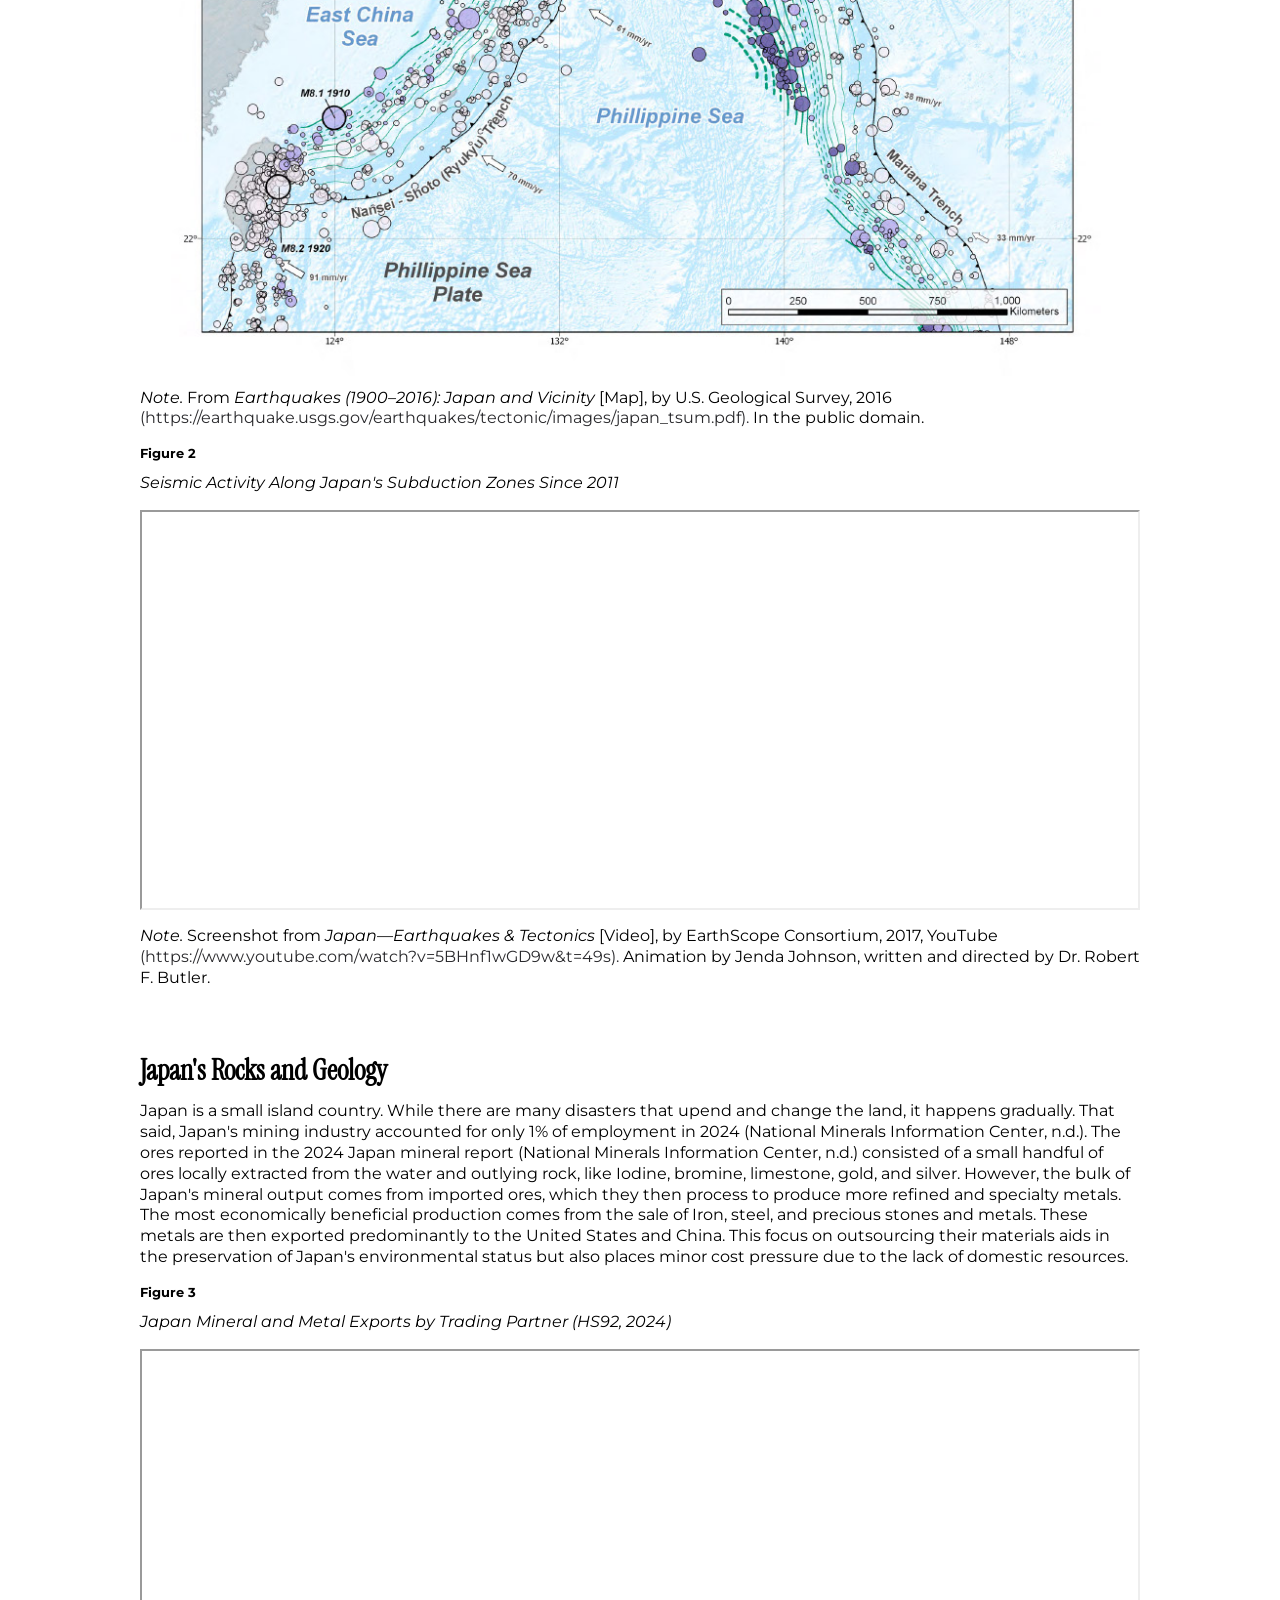
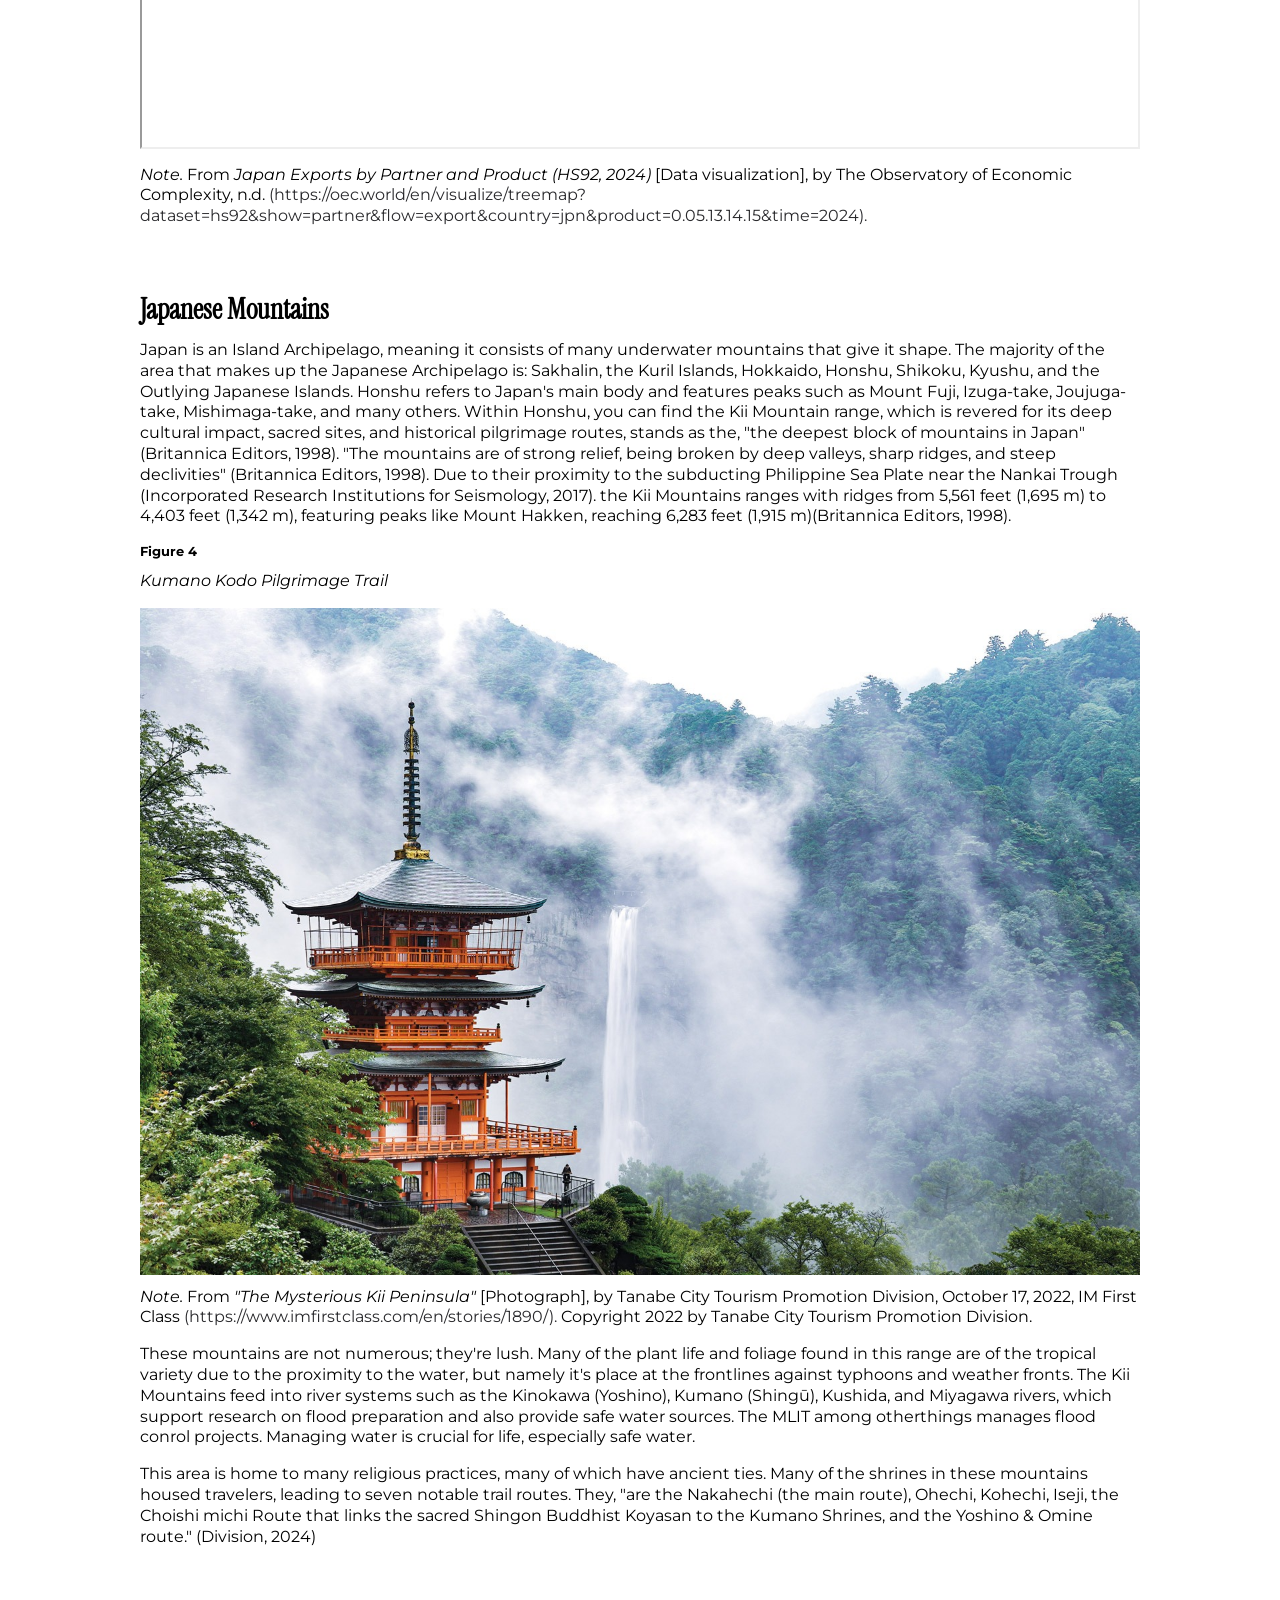
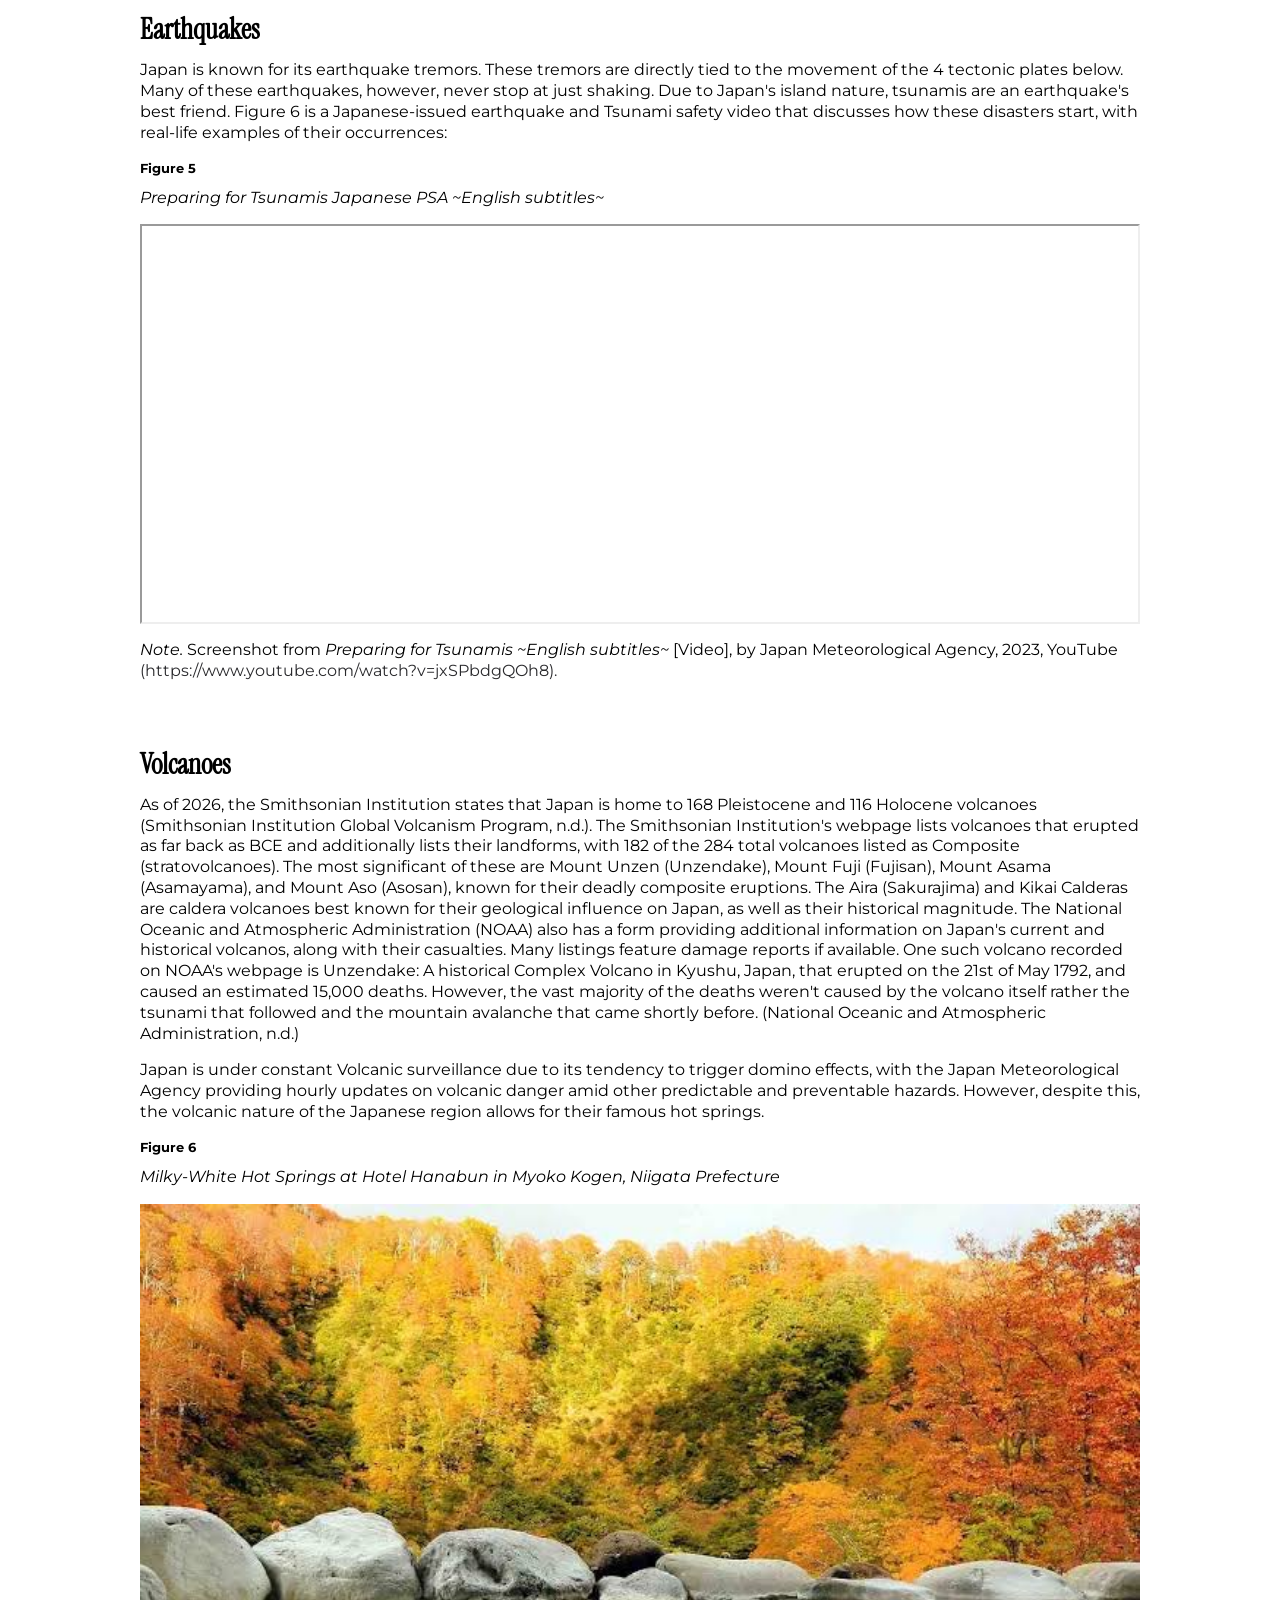
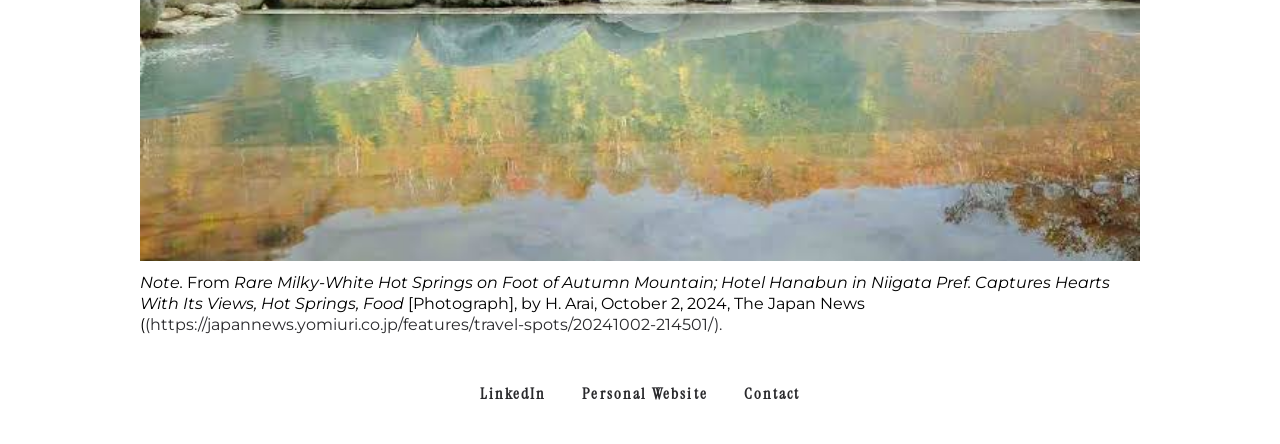
<file: earthProcessesSubSites/plateTectonics.html>
<!DOCTYPE html>
<html lang="en">
<head>
    <meta charset="UTF-8">
    <meta name="viewport" content="width=device-width, initial-scale=1.0">
    <title>Plate Tectonics - Earth Processes - Japan in Motion</title>
    <link rel="stylesheet" href="../style.css">
</head>
<body>
<!--Header-->
    <header>
        <nav class="mainNav">
            <ul>
                <li><a href="../index.html">Japan in Motion</a></li>
                <li><a href="../about.html">About</a></li>
                <li><a href="../earthProcesses.html">Earth Processes</a></li>
                <li><a href="../references.html">References</a></li>
            </ul>
        </nav>
        <div class="flex-container">
            <div class="text-container">
                <h1>Japan's Plate Tectonics</h1>
            </div>
            <img src="../Resources/aerialView-TokyoUrbanDesnsity.jpg" style="--center-pos: var(--one-quarter-pos);" alt="Aerial view of Tokyo showcasing urban density." class="cropped-header">
        </div>
    </header>
    <!--Sub Header-->
    <header>
        <nav class="subNav">
            <ul>
                <li><a href="maps.html">Maps</a></li>
                <li><a href="plateTectonics.html">Plate Tectonics</a></li>
                <li><a href="weathering.html">Weathering</a></li>
                <li><a href="oceansCoastlines.html">Oceans & Coastlines</a></li>
                <li><a href="climate.html">Climate</a></li>
            </ul>
        </nav>
    </header>
<!--Intro-->
    <section>
        <div class="flex-container">
            <div class="text-container">
                <h2>Introduction</h2>
                <p>Japan is famous for its seismic activity, with about 1,000 tremors of varying magnitudes occurring each year (Hurst et al., 2026). This large number is only possible due to Japan's incredibly miraculous geological positioning, sitting along 4 tectonic plates: the North American Plate, the Pacific Plate, the Eurasian Plate, and the Philippine Sea Plate. Figure 1, shown below, is a map of the tectonic plates and boundary types provided by the USGS (2016). It features the plate names and locations. Figure 2, provided by the Incorporated Research Institutions for Seismology (2017), shows these plates in motion, introducing some of the effects associated with tectonic movement: namely earthquakes, volcanoes, and tsunamis.</p>
                <div class="text-container">
                    <h5>Figure 1</h5>
                    <p><i>Tectonic Plate Boundaries and Historical Earthquakes Around Japan (1900–2016)</i></p>
                    <div class="image-container">
                        <img src="../Resources/USGS-JapanLayoutMap.jpg" alt="" class="image-crop"/></div>
                    <p><i>Note.</i> From <i>Earthquakes (1900–2016): Japan and Vicinity </i> [Map], by U.S. Geological Survey, 2016 <a href="https://earthquake.usgs.gov/earthquakes/tectonic/images/japan_tsum.pdf"> (https://earthquake.usgs.gov/earthquakes/tectonic/images/japan_tsum.pdf).</a> In the public domain.</p>
                </div>
                <div class="text-container">
                    <h5>Figure 2</h5>
                    <p><i>Seismic Activity Along Japan's Subduction Zones Since 2011</i></p>
                    <iframe width="100%" height="400PX" src="https://www.youtube-nocookie.com/embed/5BHnf1wGD9w?si=7nD1IchkK4mK-b97" title="YouTube video player" allow="accelerometer; autoplay; clipboard-write; encrypted-media; gyroscope; picture-in-picture; web-share" referrerpolicy="strict-origin-when-cross-origin" allowfullscreen></iframe>
                    <p><i>Note.</i> Screenshot from <i>Japan—Earthquakes & Tectonics</i> [Video], by EarthScope Consortium, 2017, YouTube <a href="https://www.youtube.com/watch?v=5BHnf1wGD9w&t=49s">(https://www.youtube.com/watch?v=5BHnf1wGD9w&t=49s).</a>  Animation by Jenda Johnson, written and directed by Dr. Robert F. Butler.</p>
                </div>
            </div>
        </div>
    </section>
<!--Body-->
    <!--Section 1: Japan's Rocks and Geology-->
    <section>
        <div class="flex-container">
            <div class="text-container">
                <h2>Japan's Rocks and Geology</h2>
                <p>Japan is a small island country. While there are many disasters that upend and change the land, it happens gradually. That said, Japan's mining industry accounted for only 1% of employment in 2024 (National Minerals Information Center, n.d.). The ores reported in the 2024 Japan mineral report (National Minerals Information Center, n.d.) consisted of a small handful of ores locally extracted from the water and outlying rock, like Iodine, bromine, limestone, gold, and silver. However, the bulk of Japan's mineral output comes from imported ores, which they then process to produce more refined and specialty metals. The most economically beneficial production comes from the sale of Iron, steel, and precious stones and metals. These metals are then exported predominantly to the United States and China. This focus on outsourcing their materials aids in the preservation of Japan's environmental status but also places minor cost pressure due to the lack of domestic resources.</p>
                <div class="text-container">
                    <h5>Figure 3</h5>
                    <p><i>Japan Mineral and Metal Exports by Trading Partner (HS92, 2024)</i></p>
                    <iframe width="100%" height="400px" src="https://oec.world/en/visualize/embed/treemap?dataset=hs92&show=partner&flow=export&country=jpn&product=0.05.13.14.15&time=2024"></iframe>
                    <p><i>Note.</i> From <i>Japan Exports by Partner and Product (HS92, 2024)</i> [Data visualization], by The Observatory of Economic Complexity, n.d. <a href="https://oec.world/en/visualize/treemap?dataset=hs92&show=partner&flow=export&country=jpn&product=0.05.13.14.15&time=2024">(https://oec.world/en/visualize/treemap?dataset=hs92&show=partner&flow=export&country=jpn&product=0.05.13.14.15&time=2024).</a></p>
                </div>
            </div>
        </div>
    </section>
    <!--Section 2: Japanese Mountains-->
    <section>
        <div class="flex-container">
            <div class="text-container">
                <h2>Japanese Mountains</h2>
                <p>Japan is an Island Archipelago, meaning it consists of many underwater mountains that give it shape. The majority of the area that makes up the Japanese Archipelago is: Sakhalin, the Kuril Islands, Hokkaido, Honshu, Shikoku, Kyushu, and the Outlying Japanese Islands. Honshu refers to Japan's main body and features peaks such as Mount Fuji, Izuga-take, Joujuga-take, Mishimaga-take, and many others. Within Honshu, you can find the Kii Mountain range, which is revered for its deep cultural impact, sacred sites, and historical pilgrimage routes, stands as the, "the deepest block of mountains in Japan" (Britannica Editors, 1998). "The mountains are of strong relief, being broken by deep valleys, sharp ridges, and steep declivities" (Britannica Editors, 1998). Due to their proximity to the subducting Philippine Sea Plate near the Nankai Trough (Incorporated Research Institutions for Seismology, 2017). the Kii Mountains ranges with ridges from 5,561 feet (1,695 m) to 4,403 feet (1,342 m), featuring peaks like Mount Hakken, reaching 6,283 feet (1,915 m)(Britannica Editors, 1998).</p>
                <div class="text-container">
                    <h5>Figure 4</h5>
                    <p><i>Kumano Kodo Pilgrimage Trail</i></p>
                    <div class="image-container">
                        <img src="../Resources/KiiPeninsula.jpg" alt="" class="image-crop"/></div>
                    <p><i>Note.</i> From <i>"The Mysterious Kii Peninsula"</i>  [Photograph], by Tanabe City Tourism Promotion Division, October 17, 2022, IM First Class <a href="https://www.imfirstclass.com/en/stories/1890/">(https://www.imfirstclass.com/en/stories/1890/).</a> Copyright 2022 by Tanabe City Tourism Promotion Division.</p>
                </div>
                <p>These mountains are not numerous; they're lush. Many of the plant life and foliage found in this range are of the tropical variety due to the proximity to the water, but namely it's place at the frontlines against typhoons and weather fronts. The Kii Mountains feed into river systems such as the Kinokawa (Yoshino), Kumano (Shingū), Kushida, and Miyagawa rivers, which support research on flood preparation and also provide safe water sources. The MLIT among otherthings manages flood conrol projects. Managing water is crucial for life, especially safe water.</p>
                <p>This area is home to many religious practices, many of which have ancient ties. Many of the shrines in these mountains housed travelers, leading to seven notable trail routes. They, "are the Nakahechi (the main route), Ohechi, Kohechi, Iseji, the Choishi michi Route that links the sacred Shingon Buddhist Koyasan to the Kumano Shrines, and the Yoshino & Omine route." (Division, 2024)</p>
            </div>
        </div>
    </section>
    <!--Section 3: Earthquakes-->
    <section>
        <div class="flex-container">
            <div class="text-container">
                <h2>Earthquakes</h2>
                <p>Japan is known for its earthquake tremors. These tremors are directly tied to the movement of the 4 tectonic plates below. Many of these earthquakes, however, never stop at just shaking. Due to Japan's island nature, tsunamis are an earthquake's best friend. Figure 6 is a Japanese-issued earthquake and Tsunami safety video that discusses how these disasters start, with real-life examples of their occurrences:</p>
                <div class="text-container">
                    <h5>Figure 5</h5>
                    <p><i>Preparing for Tsunamis Japanese PSA ~English subtitles~</i></p>
                    <iframe width="100%" height="400px" src="https://www.youtube-nocookie.com/embed/jxSPbdgQOh8?si=ot7h9rBkXsT-xP0S" title="YouTube video player" allow="accelerometer; autoplay; clipboard-write; encrypted-media; gyroscope; picture-in-picture; web-share" referrerpolicy="strict-origin-when-cross-origin" allowfullscreen></iframe>
                    <p><i>Note.</i> Screenshot from <i>Preparing for Tsunamis ~English subtitles~</i> [Video], by Japan Meteorological Agency, 2023, YouTube <a href="https://www.youtube.com/watch?v=jxSPbdgQOh8">(https://www.youtube.com/watch?v=jxSPbdgQOh8).</a></p>
                </div>
            </div>
        </div>
    </section>
    <!--Section 4: Volcanoes-->
    <section>
        <div class="flex-container">
            <div class="text-container">
                <h2>Volcanoes</h2>
                <p>As of 2026, the Smithsonian Institution states that Japan is home to 168 Pleistocene and 116 Holocene volcanoes (Smithsonian Institution Global Volcanism Program, n.d.). The Smithsonian Institution's webpage lists volcanoes that erupted as far back as BCE and additionally lists their landforms, with 182 of the 284 total volcanoes listed as Composite (stratovolcanoes). The most significant of these are Mount Unzen (Unzendake), Mount Fuji (Fujisan), Mount Asama (Asamayama), and Mount Aso (Asosan), known for their deadly composite eruptions. The Aira (Sakurajima) and Kikai Calderas are caldera volcanoes best known for their geological influence on Japan, as well as their historical magnitude. The National Oceanic and Atmospheric Administration (NOAA) also has a form providing additional information on Japan's current and historical volcanos, along with their casualties. Many listings feature damage reports if available. One such volcano recorded on NOAA's webpage is Unzendake: A historical Complex Volcano in Kyushu, Japan, that erupted on the 21st of May 1792, and caused an estimated 15,000 deaths. However, the vast majority of the deaths weren't caused by the volcano itself rather the tsunami that followed and the mountain avalanche that came shortly before. (National Oceanic and Atmospheric Administration, n.d.)</p>
                <p>Japan is under constant Volcanic surveillance due to its tendency to trigger domino effects, with the Japan Meteorological Agency providing hourly updates on volcanic danger amid other predictable and preventable hazards. However, despite this, the volcanic nature of the Japanese region allows for their famous hot springs.</p>
                <div class="text-container">
                    <h5>Figure 6</h5>
                    <p><i>Milky-White Hot Springs at Hotel Hanabun in Myoko Kogen, Niigata Prefecture</i></p>
                    <div class="image-container">
                        <img src="../Resources/Onsen-Hotsprings.jpg" alt="" class="image-crop"/></div>
                    <p><i>Note.</i> From <i>Rare Milky-White Hot Springs on Foot of Autumn Mountain; Hotel Hanabun in Niigata Pref. Captures Hearts With Its Views, Hot Springs, Food</i> [Photograph], by H. Arai, October 2, 2024, The Japan News (<a href="https://japannews.yomiuri.co.jp/features/travel-spots/20241002-214501/">(https://japannews.yomiuri.co.jp/features/travel-spots/20241002-214501/).</a> </p>
                </div>
            </div>
        </div>
    </section>
<!--Footer-->
    <footer>
        <a href="https://www.linkedin.com/in/lillian-dickes-213690358/">LinkedIn</a>
        <a href="https://lilliandickes.neocities.org">Personal Website</a>
        <a href="mailto:lilliandickes@gmail.com">Contact</a>
    </footer>
</body>
</file>
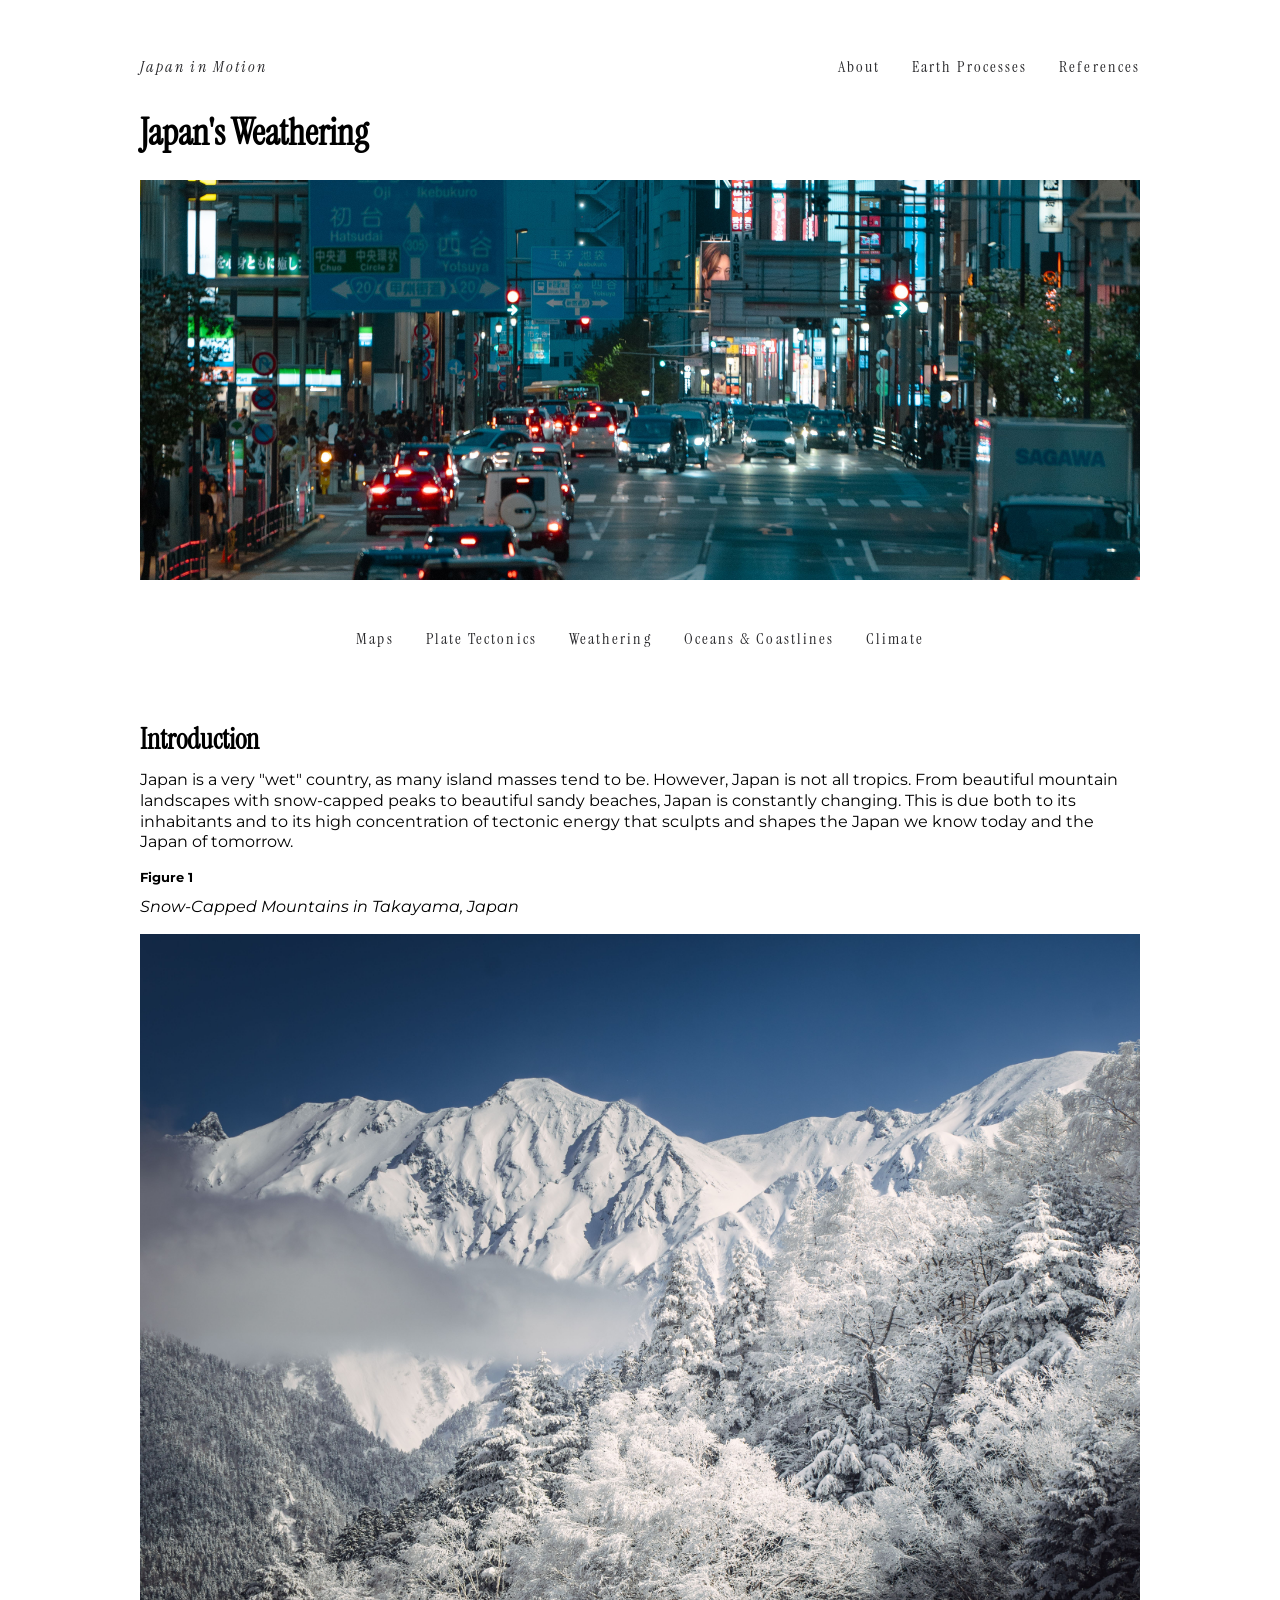
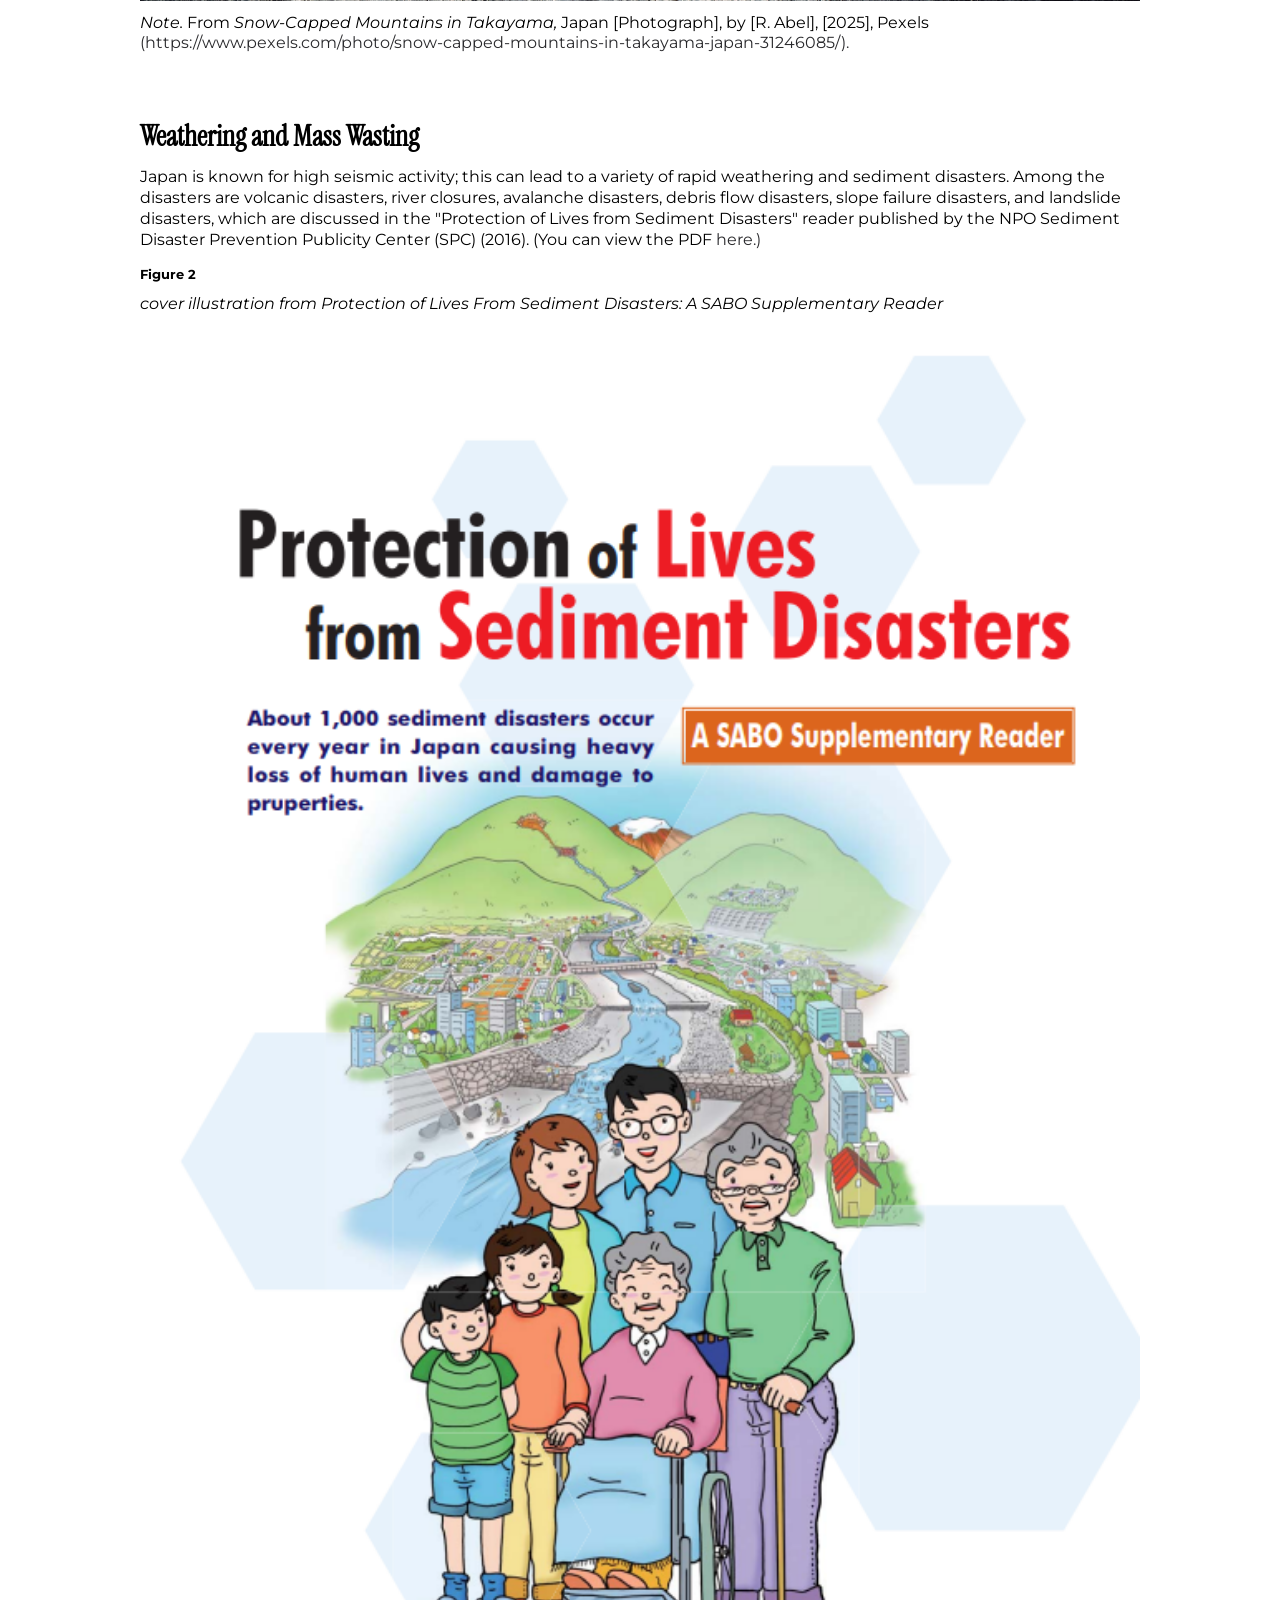
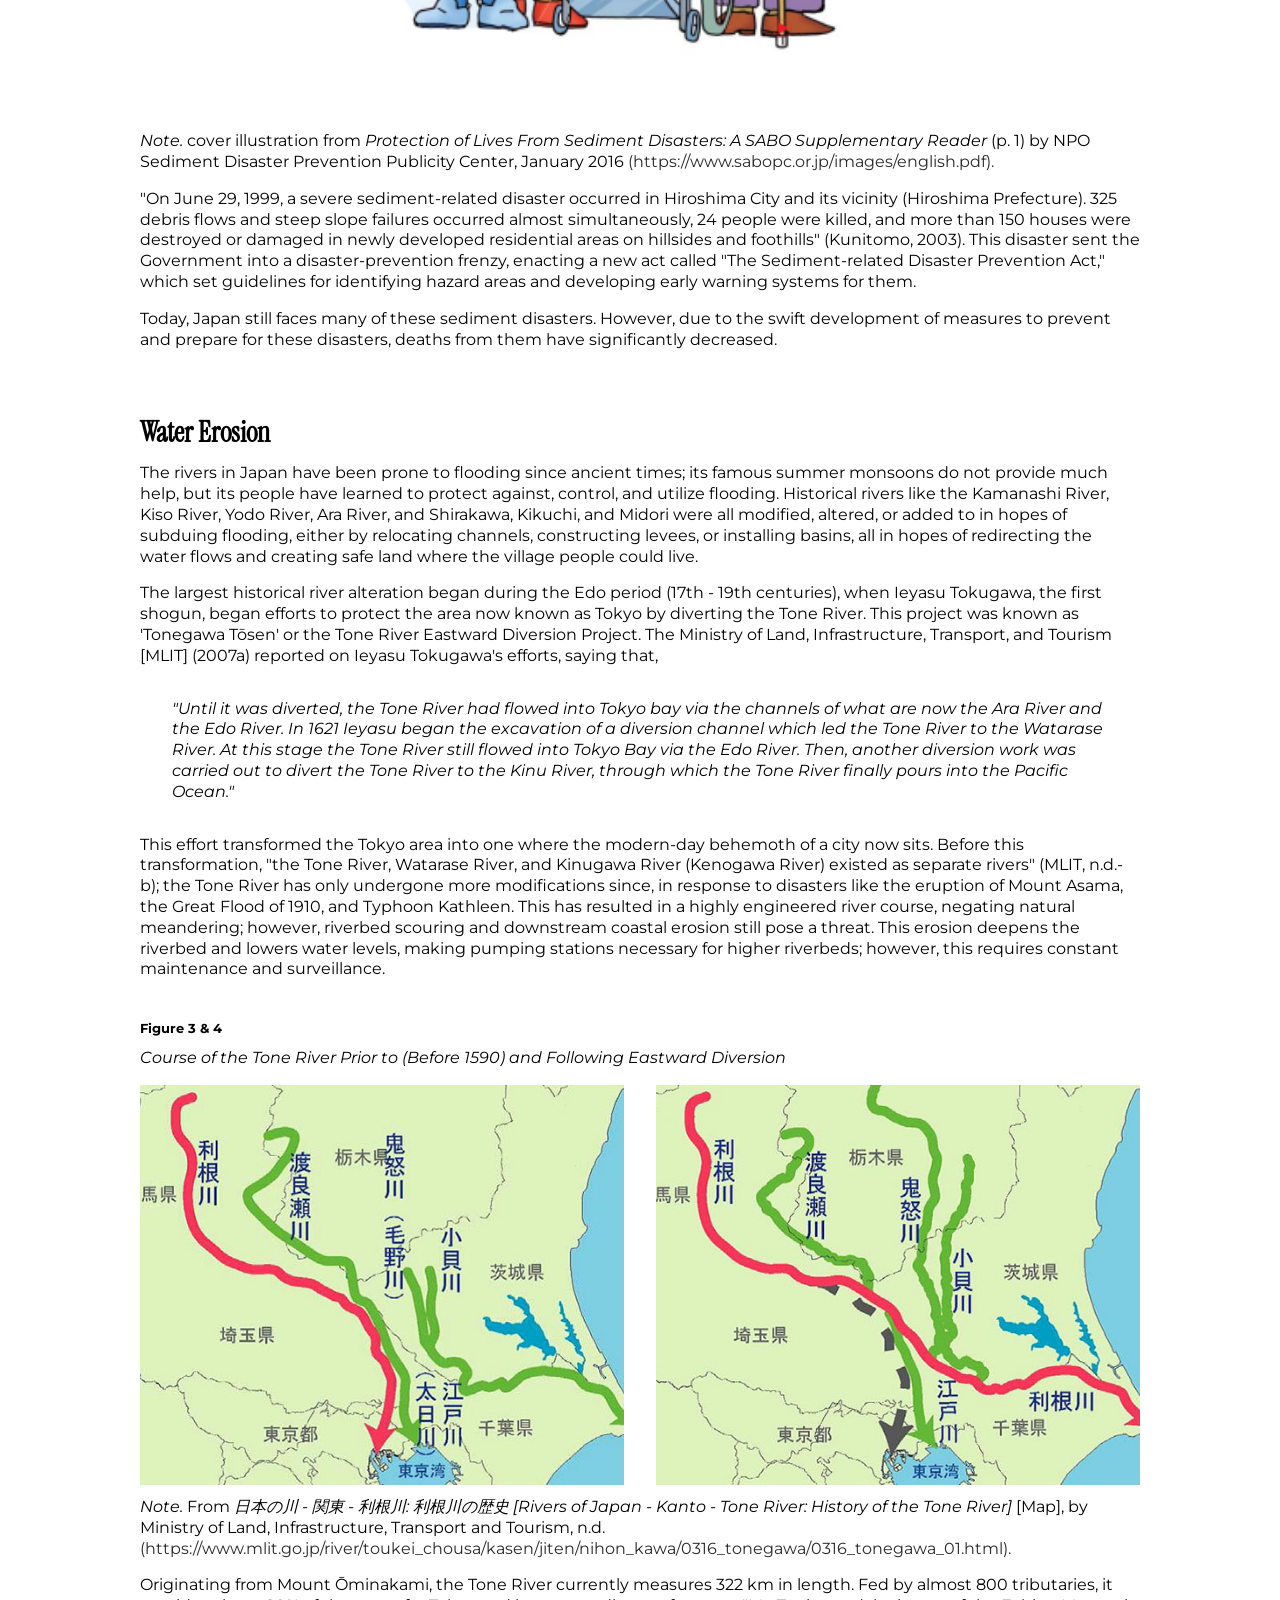
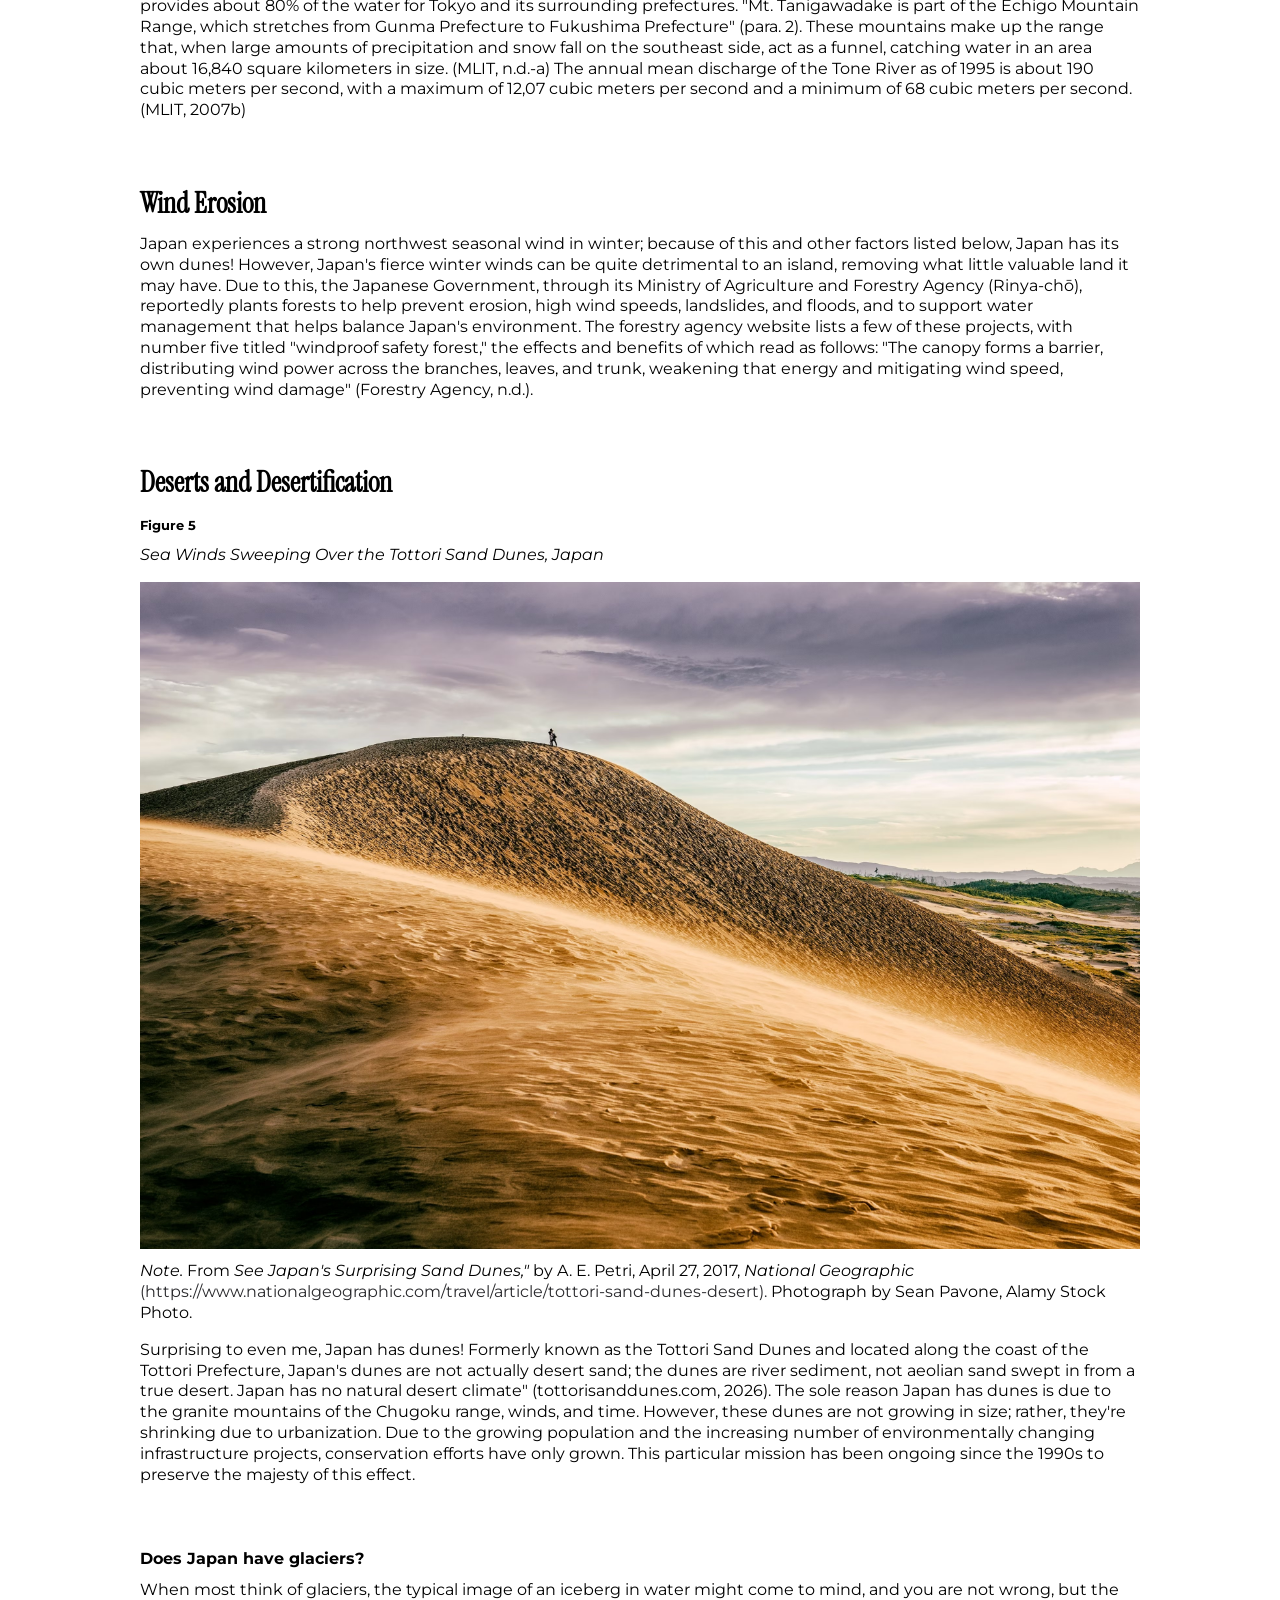
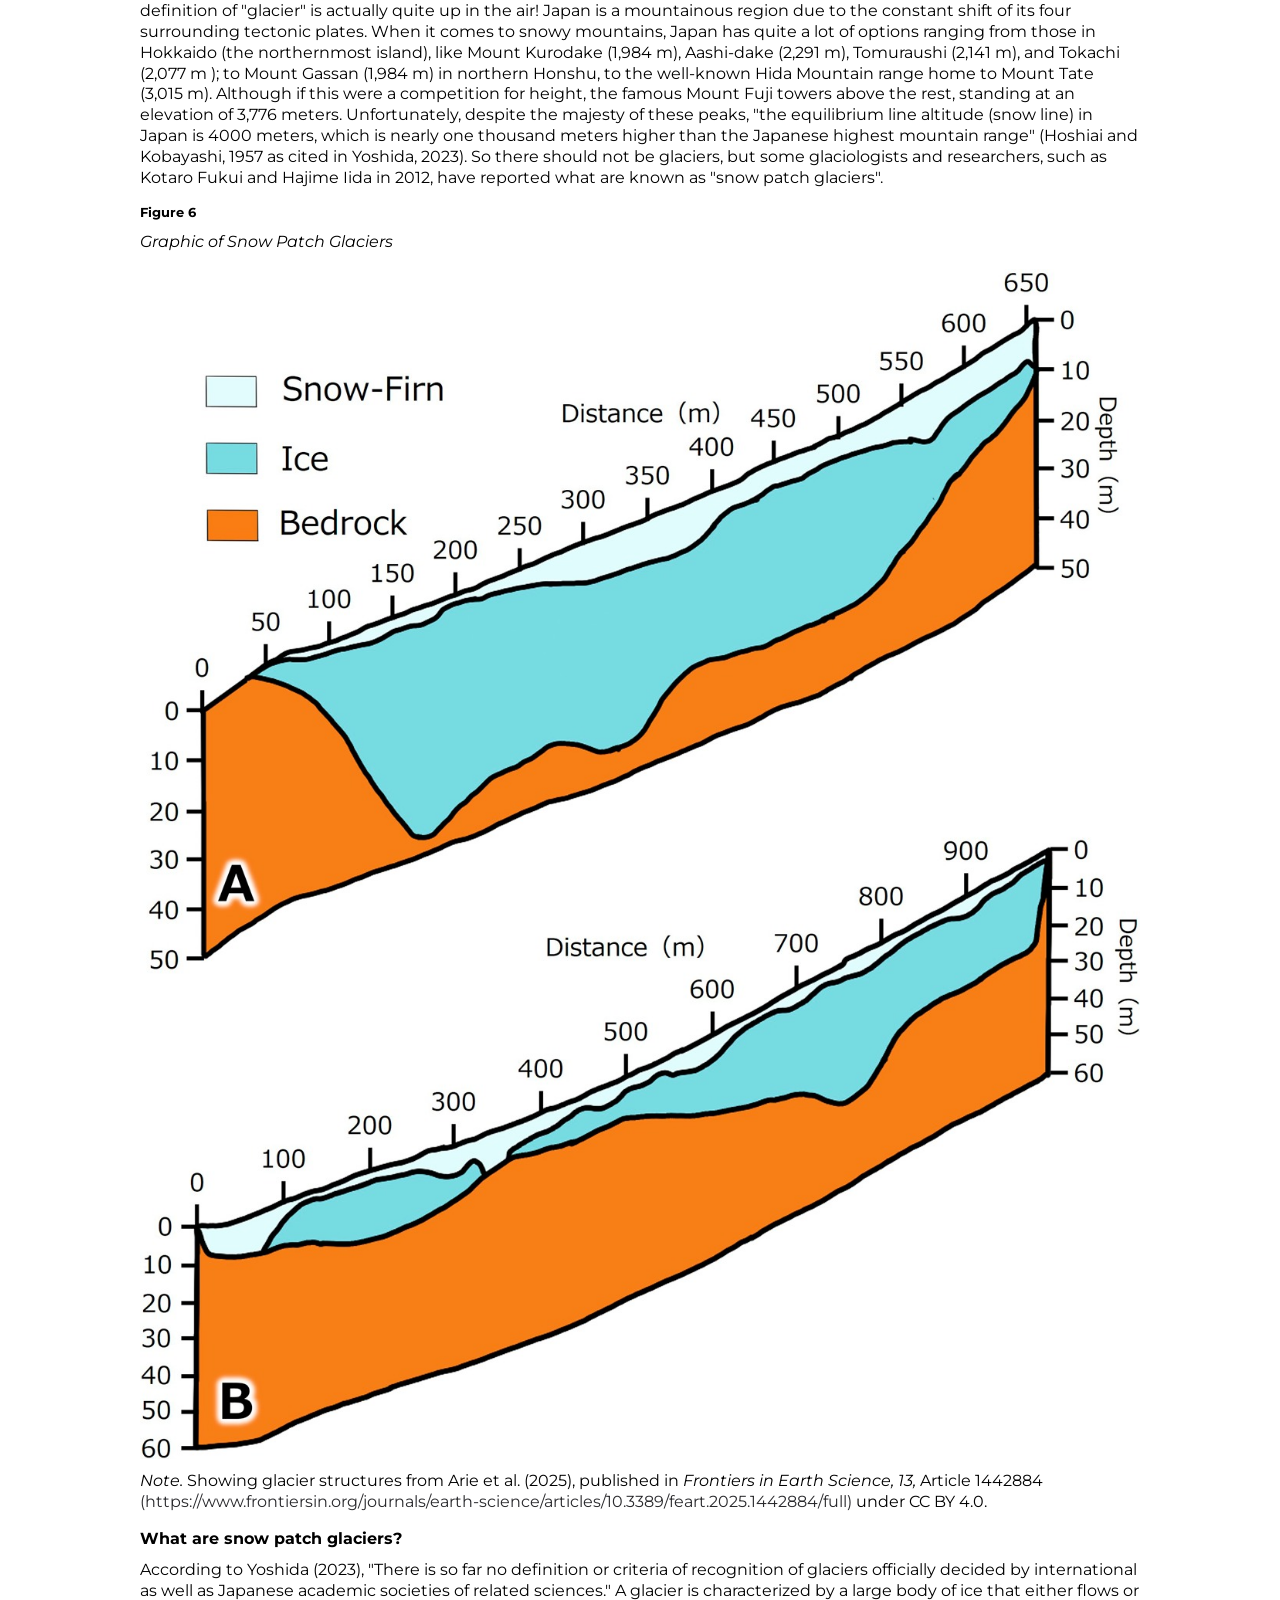
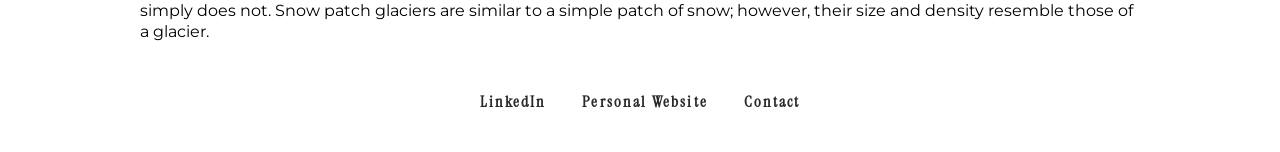
<file: earthProcessesSubSites/weathering.html>
<!DOCTYPE html>
<html lang="en">
<head>
    <meta charset="UTF-8">
    <meta name="viewport" content="width=device-width, initial-scale=1.0">
    <title>Weathering - Earth Processes - Japan in Motion</title>
    <link rel="stylesheet" href="../style.css">
</head>
<body>
<!--Header-->
    <header>
        <nav class="mainNav">
            <ul>
                <li><a href="../index.html">Japan in Motion</a></li>
                <li><a href="../about.html">About</a></li>
                <li><a href="../earthProcesses.html">Earth Processes</a></li>
                <li><a href="../references.html">References</a></li>
            </ul>
        </nav>
        <div class="flex-container">
            <div class="text-container">
                <h1>Japan's Weathering</h1>
            </div>
            <img src="../Resources/twilightCityStreet.jpg" style="--center-pos: var(--three-quarter-pos);" alt="Photo of a Japanese city street during twilight." class="cropped-header">
        </div>
    </header>
    <!--Sub Header-->
    <header>
        <nav class="subNav">
            <ul>
                <li><a href="maps.html">Maps</a></li>
                <li><a href="plateTectonics.html">Plate Tectonics</a></li>
                <li><a href="weathering.html">Weathering</a></li>
                <li><a href="oceansCoastlines.html">Oceans & Coastlines</a></li>
                <li><a href="climate.html">Climate</a></li>
            </ul>
        </nav>
    </header>
<!--Intro-->
    <section>
        <div class="flex-container">
            <div class="text-container">
                <h2>Introduction</h2>
                <p>Japan is a very "wet" country, as many island masses tend to be. However, Japan is not all tropics. From beautiful mountain landscapes with snow-capped peaks to beautiful sandy beaches, Japan is constantly changing. This is due both to its inhabitants and to its high concentration of tectonic energy that sculpts and shapes the Japan we know today and the Japan of tomorrow.</p>
                <div class="text-container">
                    <h5>Figure 1</h5>
                    <p><i>Snow-Capped Mountains in Takayama, Japan</i></p>
                    <img src="../Resources/HidaMountainSnowCaps.jpg" alt="" class="image-crop"/>
                    <p><i>Note.</i> From <i>Snow-Capped Mountains in Takayama,</i> Japan [Photograph], by [R. Abel], [2025], Pexels <a href="https://www.pexels.com/photo/snow-capped-mountains-in-takayama-japan-31246085/">(https://www.pexels.com/photo/snow-capped-mountains-in-takayama-japan-31246085/).</a></p>
                </div>
            </div>
        </div>
    </section>
<!--Body-->
    <!--Section 1: Weathering and Mass Wasting-->
    <section>
        <div class="flex-container">
            <div class="text-container">
                <h2>Weathering and Mass Wasting</h2>
                <p>Japan is known for high seismic activity; this can lead to a variety of rapid weathering and sediment disasters. Among the disasters are volcanic disasters, river closures, avalanche disasters, debris flow disasters, slope failure disasters, and landslide disasters, which are discussed in the "Protection of Lives from Sediment Disasters" reader published by the NPO Sediment Disaster Prevention Publicity Center (SPC) (2016). (You can view the PDF <a href="https://www.sabopc.or.jp/images/english.pdf">here.)</a></p>
                <div class="text-container">
                    <h5>Figure 2</h5>
                    <p><i>cover illustration from Protection of Lives From Sediment Disasters: A SABO Supplementary Reader</i></p>
                    <a href="https://www.sabopc.or.jp/images/english.pdf"><img src="../Resources/ProtectionOfLivesPDF_Cover.png" alt="" class="image-crop"/></a>
                    <p><i>Note.</i> cover illustration from <i>Protection of Lives From Sediment Disasters: A SABO Supplementary Reader</i> (p. 1) by NPO Sediment Disaster Prevention Publicity Center, January 2016 <a href="https://www.sabopc.or.jp/images/english.pdf">(https://www.sabopc.or.jp/images/english.pdf).</a></p>
                    <p>"On June 29, 1999, a severe sediment-related disaster occurred in Hiroshima City and its vicinity (Hiroshima Prefecture). 325 debris flows and steep slope failures occurred almost simultaneously, 24 people were killed, and more than 150 houses were destroyed or damaged in newly developed residential areas on hillsides and foothills" (Kunitomo, 2003). This disaster sent the Government into a disaster-prevention frenzy, enacting a new act called "The Sediment-related Disaster Prevention Act," which set guidelines for identifying hazard areas and developing early warning systems for them.</p>
                    <p>Today, Japan still faces many of these sediment disasters. However, due to the swift development of measures to prevent and prepare for these disasters, deaths from them have significantly decreased.</p>
                </div>
            </div>
        </div>
    </section>
    <!--Section 2: Water Erosion-->
    <section>
        <div class="flex-container">
            <div class="text-container">
                <h2>Water Erosion</h2>
                <p>The rivers in Japan have been prone to flooding since ancient times; its famous summer monsoons do not provide much help, but its people have learned to protect against, control, and utilize flooding. Historical rivers like the Kamanashi River, Kiso River, Yodo River, Ara River, and Shirakawa, Kikuchi, and Midori were all modified, altered, or added to in hopes of subduing flooding, either by relocating channels, constructing levees, or installing basins, all in hopes of redirecting the water flows and creating safe land where the village people could live.</p>
                <p>The largest historical river alteration began during the Edo period (17th - 19th centuries), when Ieyasu Tokugawa, the first shogun, began efforts to protect the area now known as Tokyo by diverting the Tone River. This project was known as 'Tonegawa Tōsen' or the Tone River Eastward Diversion Project. The Ministry of Land, Infrastructure, Transport, and Tourism [MLIT] (2007a) reported on Ieyasu Tokugawa's efforts, saying that,</p>
                <p class="quoteblock">"Until it was diverted, the Tone River had flowed into Tokyo bay via the channels of what are now the Ara River and the Edo River. In 1621 Ieyasu began the excavation of a diversion channel which led the Tone River to the Watarase River. At this stage the Tone River still flowed into Tokyo Bay via the Edo River. Then, another diversion work was carried out to divert the Tone River to the Kinu River, through which the Tone River finally pours into the Pacific Ocean."</p>
                <p>This effort transformed the Tokyo area into one where the modern-day behemoth of a city now sits. Before this transformation, "the Tone River, Watarase River, and Kinugawa River (Kenogawa River) existed as separate rivers" (MLIT, n.d.-b); the Tone River has only undergone more modifications since, in response to disasters like the eruption of Mount Asama, the Great Flood of 1910, and Typhoon Kathleen. This has resulted in a highly engineered river course, negating natural meandering; however, riverbed scouring and downstream coastal erosion still pose a threat. This erosion deepens the riverbed and lowers water levels, making pumping stations necessary for higher riverbeds; however, this requires constant maintenance and surveillance.</p>
            </div>
            <div class="text-container">
                <h5>Figure 3 & 4</h5>
                <p><i>Course of the Tone River Prior to (Before 1590) and Following Eastward Diversion</i></p>
                <div class="image-container">
                    <img src="../Resources/Tone-River_Before.jpg" alt="" class="dual-image-crop"/>
                    <img src="../Resources/Tone-River_After.jpg" alt="" class="dual-image-crop"/>
                </div>
                <p><i>Note.</i> From <i>日本の川 - 関東 - 利根川: 利根川の歴史 [Rivers of Japan - Kanto - Tone River: History of the Tone River]</i> [Map], by Ministry of Land, Infrastructure, Transport and Tourism, n.d. <a href="https://www.mlit.go.jp/river/toukei_chousa/kasen/jiten/nihon_kawa/0316_tonegawa/0316_tonegawa_01.html">(https://www.mlit.go.jp/river/toukei_chousa/kasen/jiten/nihon_kawa/0316_tonegawa/0316_tonegawa_01.html).</a></p>
                <p>Originating from Mount Ōminakami, the Tone River currently measures 322 km in length. Fed by almost 800 tributaries, it provides about 80% of the water for Tokyo and its surrounding prefectures. "Mt. Tanigawadake is part of the Echigo Mountain Range, which stretches from Gunma Prefecture to Fukushima Prefecture" (para. 2). These mountains make up the range that, when large amounts of precipitation and snow fall on the southeast side, act as a funnel, catching water in an area about 16,840 square kilometers in size. (MLIT, n.d.-a) The annual mean discharge of the Tone River as of 1995 is about 190 cubic meters per second, with a maximum of 12,07 cubic meters per second and a minimum of 68 cubic meters per second. (MLIT, 2007b)</p>
            </div>
        </div>
    </section>
    <!--Section 3: Wind Erosion-->
    <section>
        <div class="flex-container">
            <div class="text-container">
                <h2>Wind Erosion</h2>
                <p>Japan experiences a strong northwest seasonal wind in winter; because of this and other factors listed below, Japan has its own dunes! However, Japan's fierce winter winds can be quite detrimental to an island, removing what little valuable land it may have. Due to this, the Japanese Government, through its Ministry of Agriculture and Forestry Agency (Rinya-chō), reportedly plants forests to help prevent erosion, high wind speeds, landslides, and floods, and to support water management that helps balance Japan's environment. The forestry agency website lists a few of these projects, with number five titled "windproof safety forest," the effects and benefits of which read as follows: "The canopy forms a barrier, distributing wind power across the branches, leaves, and trunk, weakening that energy and mitigating wind speed, preventing wind damage" (Forestry Agency, n.d.).</p>
            </div>
        </div>
    </section>
    <!--Section 4: Deserts and Desertification-->
    <section>
        <div class="flex-container">
            <div class="text-container">
                <h2>Deserts and Desertification</h2>
                <div class="text-container">
                    <h5><br>Figure 5</h5>
                    <p><i>Sea Winds Sweeping Over the Tottori Sand Dunes, Japan</i></p>
                    <img src="../Resources/tottoriSandDunesJapan.jpg" alt="" class="image-crop"/>
                    <p><i>Note.</i> From <i>See Japan's Surprising Sand Dunes,"</i> by A. E. Petri, April 27, 2017, <i>National Geographic</i> <a href="https://www.nationalgeographic.com/travel/article/tottori-sand-dunes-desert">(https://www.nationalgeographic.com/travel/article/tottori-sand-dunes-desert).</a> Photograph by Sean Pavone, Alamy Stock Photo.</p>
                </div>
                <p>Surprising to even me, Japan has dunes! Formerly known as the Tottori Sand Dunes and located along the coast of the Tottori Prefecture, Japan's dunes are not actually desert sand; the dunes are river sediment, not aeolian sand swept in from a true desert. Japan has no natural desert climate" (tottorisanddunes.com, 2026). The sole reason Japan has dunes is due to the granite mountains of the Chugoku range, winds, and time. However, these dunes are not growing in size; rather, they're shrinking due to urbanization. Due to the growing population and the increasing number of environmentally changing infrastructure projects, conservation efforts have only grown. This particular mission has been ongoing since the 1990s to preserve the majesty of this effect.</p>
            </div>
        </div>
    </section>
    <!--Section 5: Glaciers-->
    <section>
        <div class="flex-container">
            <div class="text-container">
                <h2></h2>
                <h4>Does Japan have glaciers?</h4>
                <p>When most think of glaciers, the typical image of an iceberg in water might come to mind, and you are not wrong, but the definition of "glacier" is actually quite up in the air! Japan is a mountainous region due to the constant shift of its four surrounding tectonic plates. When it comes to snowy mountains, Japan has quite a lot of options ranging from those in Hokkaido (the northernmost island), like Mount Kurodake (1,984 m), Aashi-dake (2,291 m), Tomuraushi (2,141 m), and Tokachi (2,077 m ); to Mount Gassan (1,984 m) in northern Honshu, to the well-known Hida Mountain range home to Mount Tate (3,015 m). Although if this were a competition for height, the famous Mount Fuji towers above the rest, standing at an elevation of 3,776 meters. Unfortunately, despite the majesty of these peaks, "the equilibrium line altitude (snow line) in Japan is 4000 meters, which is nearly one thousand meters higher than the Japanese highest mountain range" (Hoshiai and Kobayashi, 1957 as cited in Yoshida, 2023). So there should not be glaciers, but some glaciologists and researchers, such as Kotaro Fukui and Hajime Iida in 2012, have reported what are known as "snow patch glaciers".</p>
                <div class="text-container">
                    <h5>Figure 6</h5>
                    <p><i>Graphic of Snow Patch Glaciers</i></p>
                    <img src="../Resources/SnowPatchGlaciersJapan-Graphic.jpeg" alt="" class="image-crop"/>
                    <p><i>Note.</i> Showing glacier structures from Arie et al. (2025), published in <i>Frontiers in Earth Science, 13,</i> Article 1442884 <a href="https://www.frontiersin.org/journals/earth-science/articles/10.3389/feart.2025.1442884/full">(https://www.frontiersin.org/journals/earth-science/articles/10.3389/feart.2025.1442884/full)</a> under CC BY 4.0.</p>
                </div>
                <h4>What are snow patch glaciers?</h4>
                <p>According to Yoshida (2023), "There is so far no definition or criteria of recognition of glaciers officially decided by international as well as Japanese academic societies of related sciences." A glacier is characterized by a large body of ice that either flows or simply does not. Snow patch glaciers are similar to a simple patch of snow; however, their size and density resemble those of a glacier.</p>
            </div>
        </div>
    </section>
<!--Footer-->
    <footer>
        <a href="https://www.linkedin.com/in/lillian-dickes-213690358/">LinkedIn</a>
        <a href="https://lilliandickes.neocities.org">Personal Website</a>
        <a href="mailto:lilliandickes@gmail.com">Contact</a>
    </footer>
</body>
</html>
</file>
<file: style.css>
/*===IMPORTED (GOOGLE) FONTS===*/
    /*---Headliner Text---*/
       @import url('https://fonts.googleapis.com/css2?family=Instrument+Serif:ital@0;1&display=swap');
    /*---Body Text---*/
        @import url('https://fonts.googleapis.com/css2?family=Instrument+Serif:ital@0;1&family=Montserrat:ital,wght@0,100..900;1,100..900&display=swap');
/*===COLOR VARIABLES===*/
    :root{
        --base-color: #ffffff;/*white*/
        --base-sub-color-1:#CACECE;/*silver*/
        --text-color:#29292C;/*shadow-grey*/
        --primary-color:#4D617C;/*blue-slate*/
        --secondary-color:#BC6D64;/*lobster-pink*/
        --accent-color:#B73521;/*brick-ember*/
        --sub-color-1:#F4BC7B;/*light-caramel*/
    }
/*===BASE SETTUP===*/
    *{
    margin:0;
    padding:0;
    box-sizing: border-box
        }
    html{
        overflow-y: scroll;
        font-family:'Montserrat', Arial, Helvetica, sans-serif;
        }
    h1,h2,h3{font-family:"Instrument Serif", Georgia, serif;}
    body{
        padding: 1em;
        background-color: var(--base-color);
        }
    a{
        font-family:"Instrument Serif", Georgia, serif;
        letter-spacing: 0.13em;
        }

/*===HEADER===*/
    header, section{
         margin: 1em auto 0 auto;
         width: min(75em, 100%);
         padding: min(.5em, 15%);
         }
    /*---Navigation Bar---*/
        nav{
            margin: 1em auto 2em auto; /*Top, Right, Bottom, Left*/
            width: min(1000px, 100%); /*can grow to 1000px but never wider than the screen size*/
            }
        nav ul{
            display:flex;
            align-items: center;
            list-style-type: none;
            gap: 2em;
            }
        nav.mainNav li:first-child {
            margin-right: auto;
            font-family:"Instrument Serif", Georgia, serif;
            font-style: italic;
            letter-spacing: 0.13em;
            }
        nav a{
            text-decoration: none;
            color: var(--text-color);
            }
        nav a:hover{
            text-decoration: underline;
            color: var(--accent-color);
            }
        /*---Sub Navigation Bar--*/
        nav.subNav ul{
            justify-content: center;
            }
    /*---Header Title---*/
        .flex-container{
            display: flex;
            margin-left: auto;
            margin-right: auto;
            width: min(1000px, 100%);
            align-items: center;
            flex-wrap: wrap;
            gap: 1.5em;
            }
        .text-container{
            flex: 0 1 75em;/*(flex grow, flex shrink (if needed), flex basis (preferred width) */
            }
        h1{
            font-size: 2.25rem;
            }
        .text-container p{
            margin: .75em 0 1em 0;
            font-size: 1rem;
            line-height: 1.3em;
            }
        .text-container p.hanging{
            padding-left: 2em;
            text-indent: -2em;
            }
        .text-container p.quoteblock{
            padding: 1em 2em;
            font-style: italic;
            }
        .text-container p a{
            font-family: inherit;
            letter-spacing: normal;
            text-decoration: none;
            color: var(--text-color);
            }
        .text-container p a:hover{
            text-decoration: underline;
            }
        .cropped-header{
            /*Header Variables*/
            --one-quarter-pos: center 25%;/*Index Page*/
            --center-pos: center 50%;/*Default,Earth's Processes*/
            --three-quarter-pos: center 75%; /*Japan's Maps*/
            --bottom-pos: center bottom; /*About Page*/

            display: block;/*treats the image as an object?*/
            width: min(1000px, 100%);
            height: 400px;
            overflow: hidden;
            object-fit: cover; /*Causes imaged to fill the box without stretch*/
            object-position: var(--center-pos, var(--one-quarter-pos,--center-pos,--three-quarter-pos,--bottom-pos)); /*Creates the focal point and moves the photo with percentages either before or after the image for x and y axis. (Other options: top, bottom, left, right)*/
            }
    /*===SECTIONS===*/
        section{
            padding: 1em min(.5em, 15%);
            }
        .no-margin{
            margin: 0em auto 0 auto;
            }
        h2 {
            font-size: 1.75rem;
            }
        .image-container{
            display:flex;
            gap: 2em;
            width: 100%
            }
        .image-crop{
            display: block;/*treats the image as an object?*/
            width: min(1000px, 100%);
            object-fit: cover; /*Causes imaged to fill the box without stretch*/
            }
        .dual-image-crop{
            display: block;
            height: 400px;
            flex: 1;
            align-items: center;
            width: min(450px, 100%);
            object-fit: cover; /*Causes imaged to fill the box without stretch*/
           }


    /*===GRID==*/
        .grid-container{
            margin-top: 3em;
            margin-bottom: 3em;
            display: grid;
            width: min(1000px, 100%);
            grid-template-columns: repeat(3, 1fr);
            grid-template-rows: 1fr 1fr;
            /*grid-template-areas:
            "img-1 img-1 img-2 img-3"
            "img-1 img-1 img-2 img-3"*/
            gap: 1em;
            }
        .grid-container img{
            height: 100%;
            width: 100%;
            border-radius: .5em;
            transition: 100ms ease;
            }
        .grid-container img:hover{
            scale: 1.05;
            }

    /*===FOOTER===*/
        footer{
            padding-top: 1em;
            padding-bottom: 1.5em;
            text-align: center;
            }
        footer a{
            margin: 0 1em;
            text-decoration: none;
            font-weight: bold;
            color: var(--text-color);
            }
        footer a:hover{
            text-decoration: underline;
            }
    /*===MEDIA ACCOMMODATIONS===*/
        @media(max-width: 988px){
            header .text-container{
                padding-top: 0;
                }
            .image-container{
                flex-wrap: wrap;
                }
            }
        @media(max-width: 640px){
            nav li{
                display: none
                }
            nav li:first-child, nav li:last-child{
                display: block;
                }
            header{
                margin-top: 0;
                }
            .image-container{
                height: auto;
                }
            }
</file>
<file: JapanInMotion/style.css>
/*===IMPORTED (GOOGLE) FONTS===*/
    /*---Headliner Text---*/
       @import url('https://fonts.googleapis.com/css2?family=Instrument+Serif:ital@0;1&display=swap');
    /*---Body Text---*/
       @import url('https://fonts.googleapis.com/css2?family=Instrument+Serif:ital@0;1&family=Montserrat:ital,wght@0,100..900;1,100..900&display=swap');
/*===COLOR VARIABLES===*/
    :root{
        --base-color: #ffffff;/*white*/
        --base-sub-color-1:#CACECE;/*silver*/
        --text-color:#29292C;/*shadow-grey*/
        --primary-color:#4D617C;/*blue-slate*/
        --secondary-color:#BC6D64;/*lobster-pink*/
        --accent-color:#B73521;/*brick-ember*/
        --sub-color-1:#F4BC7B;/*light-caramel*/
    }
/*===BASE SETTUP===*/
    *{
    margin:0;
    padding:0;
    box-sizing: border-box
        }
    html{font-family:'Montserrat', Arial, Helvetica, sans-serif;}
    h1,h2,h3{font-family:"Instrument Serif", Georgia, serif;}
    body{
        padding: 1em;
        background-color: var(--base-color);
        }

/*===HEADER===*/
    header, section{
         margin: 2em auto;
         width: min(75em, 100%);
         padding: min(.5em, 15%);
         }
    /*---Navigation Bar---*/
        nav{
            margin: 1em auto 2em auto; /*Top, Right, Bottom, Left*/
            width: min(1000px, 100%); /*can grow to 1000px but never wider than the screen size*/
            }
        nav ul{
            display:flex;
            align-items: center;
            list-style-type: none;
            gap: 2em;
            }
        nav li:first-child {
            margin-right: auto;
            font-family:"Instrument Serif", Georgia, serif;
            font-style: italic;
            letter-spacing: 0.13em;
            }
        nav a{
            text-decoration: none;
            color: var(--text-color);
            }
        nav a:hover{
            text-decoration: underline;
            color: var(--accent-color);
            }
    /*---Header Title---*/
        .flex-container{
            display: flex;
            margin-left: auto;
            margin-right: auto;
            width: min(1000px, 100%);
            align-items: center;
            flex-wrap: wrap;
            gap: 1.5em;
            }
        .text-container{
            flex: 0 1 75em;/*(flex grow, flex shrink (if needed), flex basis (preferred width) */
            }
        h1{
            font-size: 2.25rem;
            }
        .text-container p{
            margin: .75em 0 1em 0;
            font-size: 1rem;
            }
        .cropped-header{
            display: block;/*treats the image as an object?*/
            width: min(1000px, 100%);
            height: 400px;
            overflow: hidden;
            object-fit: cover; /*Causes imaged to fill the box without stretch*/
            object-position: center 25%; /*Creates the focal point and moves the photo with percentages either before or after the image for x and y axis. (Other options: top, bottom, left, right)*/
            }
    /*===SECTIONS===*/
        section{
            padding: 2em min(.5em, 15%);
            }
        h2 {
            font-size: 1.75rem;
            }
        /*section p {
            margin-top: .5em;
            font-size: 0.75rem;
        }*/
        /*---Sub Sections---*/
        section#ClimateControlsBiomesandClimateChange{
        }


    /*===GRID==*/
        .grid-container{
            margin-top: 3em;
            margin-bottom: 3em;
            display: grid;
            width: 100%;
            grid-template-columns: repeat(3, 1fr);
            grid-template-rows: 1fr 1fr;
            /*grid-template-areas:
            "img-1 img-1 img-2 img-3"
            "img-1 img-1 img-2 img-3"*/
            gap: 1em;
            }
        .grid-container img{
            height: 100%;
            width: 100%;
            border-radius: .5em;
            transition: 100ms ease;
            }
        .grid-container img:hover{
            scale: 1.05;
            }

    /*===FOOTER===*/
        footer{
            padding-bottom: 1.5em;
            text-align: center;
            }
        footer a{
            margin: 0 1em;
            text-decoration: none;
            color: var(--text-color);
            }
        footer a:hover{
            text-decoration: underline;
            }
    /*===MEDIA ACCOMMODATIONS===*/
        @media(max-width: 988px){
            header .text-container{
                padding-top: 0;
                }
            }
        @media(max-width: 640px){
            nav li{
                display: none
                }
            nav li:first-child, nav li:last-child{
                display: block;
                }
            header{
                margin-top: 0;
                }
            /*.text-container p{
            font-size: .5rem;
                }*/
            /*h2{
            font-size: 1rem;
                }*/
            }
</file>
